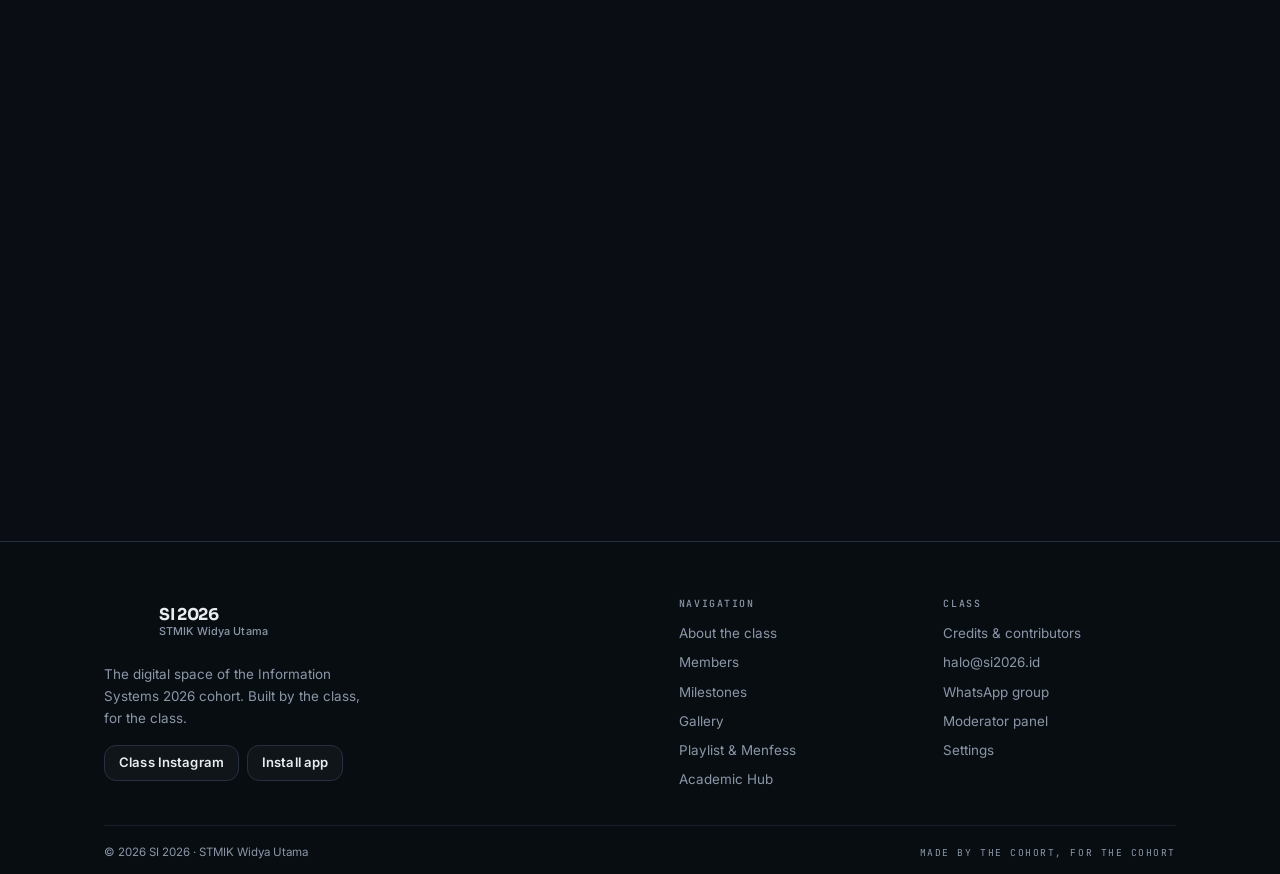
<file: index.html>
<!doctype html>
<html lang="id">
<head>
  <meta charset="utf-8">
  <meta name="viewport" content="width=device-width, initial-scale=1">
  <title>SI 2026 — Hub Digital Sistem Informasi 2026 · STMIK Widya Utama</title>
  <meta name="description" content="Ruang digital angkatan Sistem Informasi 2026 STMIK Widya Utama: profil anggota, milestone, galeri kegiatan, playlist kelas, menfess, dan generator kelompok presentasi.">
  <meta name="theme-color" content="#0A0E14">
  <link rel="canonical" href="https://si2026.vercel.app/">
  <link rel="icon" href="assets/icons/favicon-64.png" type="image/png">
  <link rel="apple-touch-icon" href="assets/icons/apple-touch-icon.png">
  <link rel="manifest" href="manifest.webmanifest">

  <meta property="og:type" content="website">
  <meta property="og:site_name" content="SI 2026">
  <meta property="og:title" content="SI 2026 — Satu angkatan, satu ruang untuk bertumbuh">
  <meta property="og:description" content="Hub digital Sistem Informasi 2026 STMIK Widya Utama. Kenalan dengan kelas, lihat perjalanan angkatan, dan pakai alat akademiknya.">
  <meta property="og:image" content="https://si2026.vercel.app/assets/og.png">
  <meta property="og:image:width" content="1200">
  <meta property="og:image:height" content="630">
  <meta property="og:image:alt" content="Kartu sampul SI 2026 dengan emblem kelas">
  <meta property="og:url" content="https://si2026.vercel.app/">
  <meta property="og:locale" content="id_ID">
  <meta name="twitter:card" content="summary_large_image">
  <meta name="twitter:title" content="SI 2026 — Sistem Informasi 2026, STMIK Widya Utama">
  <meta name="twitter:description" content="Hub digital angkatan: anggota, milestone, galeri, playlist, menfess, dan generator kelompok.">
  <meta name="twitter:image" content="https://si2026.vercel.app/assets/og.png">

  <link rel="preconnect" href="https://fonts.googleapis.com">
  <link rel="preconnect" href="https://fonts.gstatic.com" crossorigin>
  <link href="https://fonts.googleapis.com/css2?family=Inter:wght@400;500;600&family=JetBrains+Mono:wght@400;500&family=Sora:wght@400;500;600;700&display=swap" rel="stylesheet">
  <link rel="stylesheet" href="css/style.css?v=1.4.0">
  <script>
    /* Tema dibaca sebelum render pertama: tanpa flash tema salah. */
    (function () {
      var root = document.documentElement;
      var theme = "dark";
      var lang = "id";
      root.classList.add("js");
      try { theme = localStorage.getItem("si:theme") === "light" ? "light" : "dark"; } catch (e) {}
      root.setAttribute("data-theme", theme);
      try { if (localStorage.getItem("si:contrast") === "high") root.setAttribute("data-contrast", "high"); } catch (e) {}
      try {
        var savedLang = localStorage.getItem("si:lang");
        if (savedLang === "id" || savedLang === "en") lang = savedLang;
        else lang = (navigator.language || navigator.userLanguage || "id").toLowerCase().indexOf("en") === 0 ? "en" : "id";
      } catch (e) {}
      root.setAttribute("lang", lang);
      root.setAttribute("data-lang", lang);
      if (lang === "en") root.classList.add("i18n-pending");
      setTimeout(function () { root.classList.remove("i18n-pending"); }, 1200);
    })();
  </script>
  <script>
    /* Welcome screen: sekali per sesi browser; kalau JS mati, jangan pernah tampil. */
    (function () {
      var root = document.documentElement;
      var seen = false;
      var reduce = false;
      try { seen = sessionStorage.getItem("si:splash-seen") === "1"; } catch (e) { seen = true; }
      try { reduce = window.matchMedia("(prefers-reduced-motion: reduce)").matches; } catch (e) {}
      if (seen || reduce) {
        /* Reduced motion: lewati seluruh sequence, cukup fade 200ms. */
        if (reduce && !seen) {
          root.classList.add("splash-reduced");
          try { sessionStorage.setItem("si:splash-seen", "1"); } catch (e) {}
        }
        root.classList.add("splash-off");
        return;
      }
      root.classList.add("splash-pending");
      /* Jaring pengaman kalau splash.js gagal dimuat. */
      setTimeout(function () {
        root.classList.remove("splash-pending");
        root.classList.add("splash-off");
      }, 6000);
    })();
  </script>
  <script type="application/ld+json">
  {
    "@context": "https://schema.org",
    "@type": "Organization",
    "name": "Sistem Informasi 2026 — STMIK Widya Utama",
    "alternateName": "SI 2026",
    "url": "https://si2026.vercel.app/",
    "logo": "https://si2026.vercel.app/assets/icons/icon-512.png",
    "description": "Hub digital angkatan Sistem Informasi 2026 STMIK Widya Utama.",
    "sameAs": ["https://instagram.com/si2026.wu"]
  }
  </script>
</head>
<body>
  <div id="splash-root"></div>

  <a class="skip-link" href="#main">Lewati ke konten</a>
  <div class="aurora" aria-hidden="true"></div>
  <div class="noise" aria-hidden="true"></div>

  <header class="site-header">
    <div class="container">
      <nav class="nav" aria-label="Navigasi utama">
        <a class="brand" href="index.html" aria-label="SI 2026 — beranda">
          <img class="brand__mark" src="assets/logo-kelas-sm.png" alt="" width="38" height="38">
          <span class="brand__text">
            <span class="brand__name">SI 2026</span>
            <span class="brand__sub">STMIK Widya Utama</span>
          </span>
        </a>
        <div class="nav__links">
          <a class="nav__link" href="index.html" aria-current="page">Beranda</a>
          <a class="nav__link" href="tentang.html">Tentang</a>
          <a class="nav__link" href="anggota.html">Anggota</a>
          <a class="nav__link" href="milestone.html">Milestone</a>
          <a class="nav__link" href="galeri.html">Galeri</a>
          <a class="nav__link" href="playlist.html">Playlist</a>
          <a class="nav__link" href="akademik.html">Akademik</a>
        </div>
        <div class="nav__actions">
          <div class="lang-switch" data-lang-switch role="group" aria-label="Bahasa">
            <button class="lang-switch__btn" type="button" data-lang-option="id" aria-pressed="true" title="Bahasa Indonesia"><span aria-hidden="true">🇮🇩</span><span class="lang-switch__code">ID</span></button>
            <button class="lang-switch__btn" type="button" data-lang-option="en" aria-pressed="false" title="English"><span aria-hidden="true">🇬🇧</span><span class="lang-switch__code">EN</span></button>
          </div>
          <button class="icon-btn" type="button" data-theme-toggle aria-label="Ganti tema" title="Ganti tema">
            <svg class="theme-icon theme-icon--moon" viewBox="0 0 24 24" fill="none" stroke="currentColor" stroke-width="1.8" stroke-linecap="round" aria-hidden="true"><path d="M20 14.5A8.5 8.5 0 0 1 9.5 4a8.5 8.5 0 1 0 10.5 10.5Z"/></svg>
            <svg class="theme-icon theme-icon--sun" viewBox="0 0 24 24" fill="none" stroke="currentColor" stroke-width="1.8" stroke-linecap="round" aria-hidden="true"><circle cx="12" cy="12" r="4"/><path d="M12 2v2M12 20v2M4.9 4.9l1.4 1.4M17.7 17.7l1.4 1.4M2 12h2M20 12h2M4.9 19.1l1.4-1.4M17.7 6.3l1.4-1.4"/></svg>
          </button>
          <button class="icon-btn" type="button" data-contrast-toggle aria-pressed="false" aria-label="Aktifkan kontras tinggi" title="Kontras tinggi">
            <svg viewBox="0 0 24 24" fill="none" stroke="currentColor" stroke-width="1.8" aria-hidden="true"><circle cx="12" cy="12" r="9"/><path d="M12 3a9 9 0 0 1 0 18Z" fill="currentColor" stroke="none"/></svg>
          </button>
          <a class="btn btn--primary btn--sm nav__cta" href="akademik.html"><span data-icon="shuffle" aria-hidden="true"></span>Acak kelompok</a>
          <button class="icon-btn nav__toggle" type="button" aria-expanded="false" aria-controls="nav-sheet" aria-label="Buka menu">
            <svg class="when-closed" viewBox="0 0 24 24" fill="none" stroke="currentColor" stroke-width="1.8" stroke-linecap="round" aria-hidden="true"><path d="M4 7h16M4 12h16M4 17h16"/></svg>
            <svg class="when-open" viewBox="0 0 24 24" fill="none" stroke="currentColor" stroke-width="1.8" stroke-linecap="round" aria-hidden="true"><path d="M6 6l12 12M18 6 6 18"/></svg>
          </button>
        </div>
        <div class="nav__sheet" id="nav-sheet">
          <a class="nav__link" href="index.html" aria-current="page"><span>Beranda</span> <span aria-hidden="true">01</span></a>
          <a class="nav__link" href="tentang.html"><span>Tentang kelas</span> <span aria-hidden="true">02</span></a>
          <a class="nav__link" href="anggota.html"><span>Anggota</span> <span aria-hidden="true">03</span></a>
          <a class="nav__link" href="milestone.html"><span>Milestone</span> <span aria-hidden="true">04</span></a>
          <a class="nav__link" href="galeri.html"><span>Galeri</span> <span aria-hidden="true">05</span></a>
          <a class="nav__link" href="playlist.html"><span>Playlist &amp; Menfess</span> <span aria-hidden="true">06</span></a>
          <a class="nav__link" href="akademik.html"><span>Academic Hub</span> <span aria-hidden="true">07</span></a>
          <a class="nav__link" href="kredit.html"><span>Kredit</span> <span aria-hidden="true">08</span></a>
          <a class="nav__link" href="pengaturan.html"><span>Pengaturan</span> <span aria-hidden="true">09</span></a>
        </div>
      </nav>
    </div>
  </header>

  <main id="main">
    <!-- HERO -->
    <section class="hero">
      <div class="hero__depth" aria-hidden="true">
        <span class="hero__orb hero__orb--cyan" data-depth="0.16"></span>
        <span class="hero__orb hero__orb--gold" data-depth="0.34"></span>
        <span class="hero__orb hero__orb--orange" data-depth="0.52"></span>
      </div>
      <div class="container hero__grid">
        <div class="hero__copy">
          <p class="eyebrow" data-reveal>Sistem Informasi 2026 · STMIK Widya Utama</p>
          <h1 class="hero__title" data-reveal style="--i:1" data-i18n-html="home.hero.title">
            Satu angkatan,<br>
            <em class="accent-text">satu ruang</em><br>
            untuk bertumbuh.
          </h1>
          <p class="hero__lead" data-reveal style="--i:2" data-i18n="home.hero.lead">
            Hub digital kelas Sistem Informasi 2026. Tempat profil teman sekelas,
            jejak perjalanan angkatan, foto kegiatan, playlist kelas, dan alat bantu
            akademik berkumpul dalam satu ruang yang rapi.
          </p>
          <div class="hero__actions" data-reveal style="--i:3">
            <a class="btn btn--primary" href="anggota.html">
              Kenalan dengan kelas <span data-icon="arrow" aria-hidden="true"></span>
            </a>
            <a class="btn btn--ghost" href="milestone.html">Lihat perjalanan</a>
            <button class="icon-btn" type="button" data-share aria-label="Bagikan website kelas" title="Bagikan">
              <span data-icon="share" aria-hidden="true"></span>
            </button>
          </div>
          <div class="hero__meta" data-reveal style="--i:4">
            <span><span data-icon="pin" aria-hidden="true"></span> STMIK Widya Utama</span>
            <span><span data-icon="users" aria-hidden="true"></span> 157 anggota aktif</span>
            <span><span data-icon="calendar" aria-hidden="true"></span> Angkatan 2026</span>
          </div>
        </div>

        <div class="hero__visual" data-reveal="right" style="--i:2">
          <div class="emblem-card" data-tilt data-tilt-max="7">
            <img class="emblem-card__img" src="assets/logo-kelas.png" alt="Logo kelas Sistem Informasi 2026" width="360" height="360">
            <div class="emblem-card__cap">
              <span class="mono">Est. 2026</span>
              <span class="badge badge--cyan">PWA ready</span>
            </div>
          </div>

          <div class="countdown" data-countdown>
            <div class="countdown__top">
              <span class="countdown__label">Menuju</span>
              <span class="countdown__label" data-countdown-date>—</span>
            </div>
            <p class="countdown__title" data-countdown-title style="font-family:var(--font-display);font-size:.95rem;margin-top:6px;">Agenda terdekat</p>
            <div class="countdown__grid" role="timer" aria-live="off">
              <div class="countdown__cell"><span class="countdown__num" data-cd-d>00</span><span class="countdown__unit">Hari</span></div>
              <div class="countdown__cell"><span class="countdown__num" data-cd-h>00</span><span class="countdown__unit">Jam</span></div>
              <div class="countdown__cell"><span class="countdown__num" data-cd-m>00</span><span class="countdown__unit">Menit</span></div>
              <div class="countdown__cell"><span class="countdown__num" data-cd-s>00</span><span class="countdown__unit">Detik</span></div>
            </div>
          </div>
        </div>
      </div>
    </section>

    <!-- QUICK NAV -->
    <section class="section section--tight" aria-labelledby="jelajahi-title">
      <div class="container">
        <div class="section__head" data-reveal>
          <p class="eyebrow">Mulai dari sini</p>
          <h2 class="section__title" id="jelajahi-title">Jelajahi ruang kelas</h2>
        </div>
        <div class="quicknav" data-reveal-group>
          <a class="quicknav__card" href="anggota.html" data-reveal>
            <span class="quicknav__num">01 / ANGGOTA</span>
            <span class="quicknav__title">Siapa yang ada di kelas</span>
            <span class="quicknav__desc">20 kartu anggota dengan foto dan QR Instagram.</span>
            <span class="quicknav__arrow" data-icon="arrow" aria-hidden="true"></span>
          </a>
          <a class="quicknav__card" href="milestone.html" data-reveal>
            <span class="quicknav__num">02 / MILESTONE</span>
            <span class="quicknav__title">Perjalanan angkatan</span>
            <span class="quicknav__desc">Dari hari pertama sampai target semester depan.</span>
            <span class="quicknav__arrow" data-icon="arrow" aria-hidden="true"></span>
          </a>
          <a class="quicknav__card" href="galeri.html" data-reveal>
            <span class="quicknav__num">03 / GALERI</span>
            <span class="quicknav__title">Foto kegiatan</span>
            <span class="quicknav__desc">Fotbar, makrab, belajar bareng — dimuat bertahap.</span>
            <span class="quicknav__arrow" data-icon="arrow" aria-hidden="true"></span>
          </a>
          <a class="quicknav__card" href="playlist.html" data-reveal>
            <span class="quicknav__num">04 / PLAYLIST</span>
            <span class="quicknav__title">Lagu kelas &amp; menfess</span>
            <span class="quicknav__desc">Playlist Spotify plus papan pesan anonim yang dimoderasi.</span>
            <span class="quicknav__arrow" data-icon="arrow" aria-hidden="true"></span>
          </a>
          <a class="quicknav__card" href="akademik.html" data-reveal>
            <span class="quicknav__num">05 / AKADEMIK</span>
            <span class="quicknav__title">Acak kelompok presentasi</span>
            <span class="quicknav__desc">Bagi kelompok secara adil, lalu salin ke WhatsApp.</span>
            <span class="quicknav__arrow" data-icon="arrow" aria-hidden="true"></span>
          </a>
          <a class="quicknav__card" href="tentang.html" data-reveal>
            <span class="quicknav__num">06 / TENTANG</span>
            <span class="quicknav__title">Profil anggota</span>
            <span class="quicknav__desc">Dosen wali, wajah kelas, dan vCard untuk ACC.</span>
            <span class="quicknav__arrow" data-icon="arrow" aria-hidden="true"></span>
          </a>
        </div>
      </div>
    </section>

    <!-- STATS -->
    <section class="section section--tight" aria-labelledby="sekilas-title">
      <div class="container">
        <div class="section__head section__head--split" data-reveal>
          <div>
            <p class="eyebrow">Sekilas angkatan</p>
            <h2 class="section__title" id="sekilas-title">Kelas kecil, cerita panjang.</h2>
          </div>
          <p class="section__desc">
            Satu angkatan yang tumbuh bersama sejak PKKMB 2026 — dari kelas pagi,
            begadang tugas, sampai proyek kelas pertama.
          </p>
        </div>
        <div class="stat-row" id="stat-row" data-reveal-group></div>
      </div>
    </section>

    <!-- FEATURED MEMBERS -->
    <section class="section" aria-labelledby="wajah-title">
      <div class="container">
        <div class="section__head section__head--split" data-reveal>
          <div>
            <p class="eyebrow">Wajah kelas</p>
            <h2 class="section__title" id="wajah-title">Kenalan dulu dengan teman sekelas.</h2>
          </div>
          <p class="section__desc">Empat wajah pertama dari 157 anggota SI 2026. Klik kartu untuk profil dan QR Instagram.</p>
        </div>
        <div class="member-strip" id="home-members" data-reveal-group></div>
        <div style="margin-top:26px;display:flex;flex-wrap:wrap;gap:10px;" data-reveal>
          <a class="btn btn--ghost" href="anggota.html">Lihat semua 157 anggota <span data-icon="arrow" aria-hidden="true"></span></a>
        </div>
      </div>
    </section>

    <!-- TIMELINE PREVIEW -->
    <section class="section" aria-labelledby="timeline-title">
      <div class="container">
        <div class="section__head section__head--split" data-reveal>
          <div>
            <p class="eyebrow">Jejak langkah</p>
            <h2 class="section__title" id="timeline-title">Perjalanan yang sudah kita lewati.</h2>
          </div>
          <p class="section__desc">Geser ke samping untuk melihat linimasa lengkap.</p>
        </div>
        <div class="timeline" data-reveal>
          <div class="timeline__rail" id="home-timeline"></div>
        </div>
        <div style="margin-top:22px;display:flex;flex-wrap:wrap;gap:10px;" data-reveal>
          <a class="btn btn--ghost" href="milestone.html">Buka semua milestone <span data-icon="arrow" aria-hidden="true"></span></a>
        </div>
      </div>
    </section>

    <!-- CTA -->
    <section class="section section--tight" aria-labelledby="cta-title">
      <div class="container">
        <div class="cta-band" data-reveal>
          <div>
            <span class="badge badge--gold">Untuk dosen &amp; teman</span>
            <h2 class="cta-band__title" id="cta-title">Bagikan link ini, ACC-nya jadi rapi.</h2>
            <p class="cta-band__desc">
              Link menampilkan preview Open Graph yang jelas di WhatsApp — lengkap dengan
              logo kelas. Pasang juga sebagai aplikasi supaya akses anggota lebih cepat.
            </p>
          </div>
          <div class="cta-band__actions">
            <button class="btn btn--primary" type="button" data-share>
              <span data-icon="share" aria-hidden="true"></span> Bagikan link
            </button>
            <button class="btn btn--ghost" type="button" data-install>
              <span data-icon="download" aria-hidden="true"></span> Pasang aplikasi
            </button>
          </div>
        </div>
      </div>
    </section>
  </main>

  <footer class="site-footer">
    <div class="container">
      <div class="footer__grid">
        <div class="footer__brand">
          <a class="brand" href="index.html" aria-label="SI 2026 — beranda">
            <img class="brand__mark" src="assets/logo-kelas-sm.png" alt="" width="38" height="38">
            <span class="brand__text">
              <span class="brand__name">SI 2026</span>
              <span class="brand__sub">STMIK Widya Utama</span>
            </span>
          </a>
          <p>Ruang digital angkatan Sistem Informasi 2026. Dibangun oleh kelas, untuk kelas.</p>
          <div style="display:flex;flex-wrap:wrap;gap:8px;margin-top:16px;">
            <a class="btn btn--ghost btn--sm" href="https://instagram.com/si2026.wu" target="_blank" rel="noopener">Instagram kelas</a>
            <button class="btn btn--ghost btn--sm" type="button" data-install hidden>Pasang aplikasi</button>
          </div>
        </div>
        <div class="footer__col">
          <h4>Navigasi</h4>
          <div class="footer__links">
            <a href="tentang.html">Tentang kelas</a>
            <a href="anggota.html">Anggota</a>
            <a href="milestone.html">Milestone</a>
            <a href="galeri.html">Galeri</a>
            <a href="playlist.html">Playlist &amp; Menfess</a>
            <a href="akademik.html">Academic Hub</a>
          </div>
        </div>
        <div class="footer__col">
          <h4>Kelas</h4>
          <div class="footer__links">
            <a href="kredit.html">Kredit &amp; kontributor</a>
            <a href="mailto:halo@si2026.id">halo@si2026.id</a>
            <a href="https://chat.whatsapp.com/XXXXXXXXXXXXXX" target="_blank" rel="noopener">Grup WhatsApp</a>
            <a href="admin.html" rel="nofollow">Panel moderator</a>
            <a href="pengaturan.html">Pengaturan</a>
          </div>
        </div>
      </div>
      <div class="footer__bottom">
        <span>© <span data-year>2026</span> SI 2026 · STMIK Widya Utama</span>
        <span class="mono">Dibuat oleh angkatan, untuk angkatan</span>
      </div>
    </div>
  </footer>

  <script src="js/vendor/react.production.min.js"></script>
  <script src="js/vendor/react-dom.production.min.js"></script>
  <script src="js/vendor/framer-motion.js"></script>
  <script src="js/i18n/id.js"></script>
  <script src="js/i18n/en.js"></script>
  <script src="js/i18n/i18n.js"></script>
  <script src="js/splash.js"></script>
  <script src="js/data.js"></script>
  <script src="js/app.js"></script>
  <script src="js/theme.js"></script>
  <script src="js/reveal.js"></script>
  <script src="js/router.js"></script>
  <script src="js/nav.js"></script>
  <script src="js/home.js"></script>
</body>
</html>
</file>
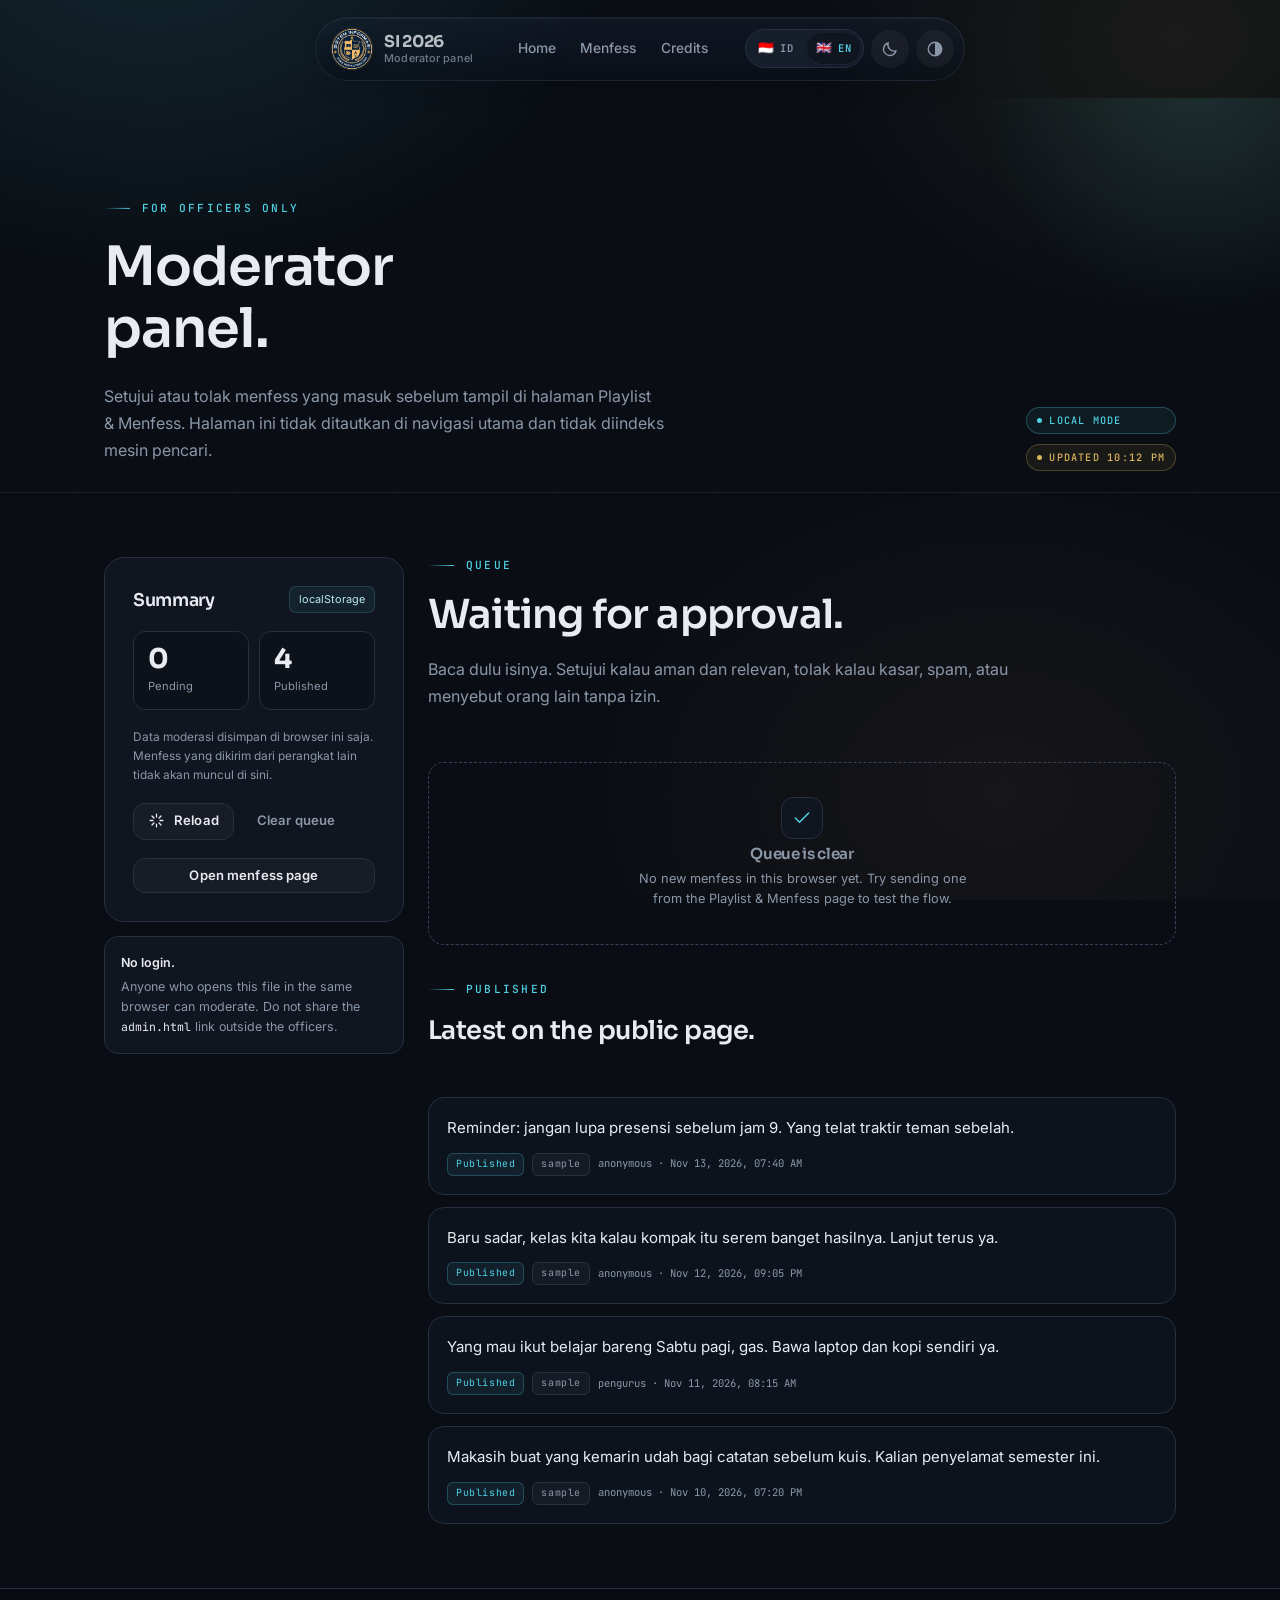
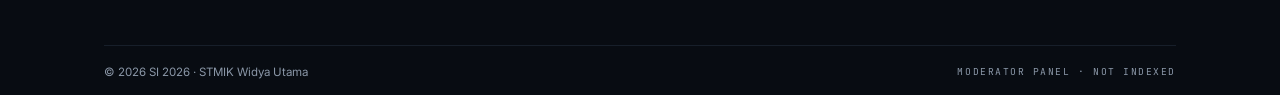
<file: admin.html>
<!doctype html>
<html lang="id">
<head>
  <meta charset="utf-8">
  <meta name="viewport" content="width=device-width, initial-scale=1">
  <title>Panel Moderator — SI 2026</title>
  <meta name="description" content="Panel moderasi menfess kelas SI 2026. Halaman lokal, tidak diindeks mesin pencari.">
  <meta name="robots" content="noindex, nofollow">
  <meta name="theme-color" content="#0A0E14">
  <link rel="icon" href="assets/icons/favicon-64.png" type="image/png">
  <link rel="apple-touch-icon" href="assets/icons/apple-touch-icon.png">
  <link rel="manifest" href="manifest.webmanifest">
  <link rel="preconnect" href="https://fonts.googleapis.com">
  <link rel="preconnect" href="https://fonts.gstatic.com" crossorigin>
  <link href="https://fonts.googleapis.com/css2?family=Inter:wght@400;500;600&family=JetBrains+Mono:wght@400;500&family=Sora:wght@400;500;600;700&display=swap" rel="stylesheet">
  <link rel="stylesheet" href="css/style.css?v=1.4.0">
  <script>
    /* Tema dibaca sebelum render pertama: tanpa flash tema salah. */
    (function () {
      var root = document.documentElement;
      var theme = "dark";
      var lang = "id";
      root.classList.add("js");
      try { theme = localStorage.getItem("si:theme") === "light" ? "light" : "dark"; } catch (e) {}
      root.setAttribute("data-theme", theme);
      try { if (localStorage.getItem("si:contrast") === "high") root.setAttribute("data-contrast", "high"); } catch (e) {}
      try {
        var savedLang = localStorage.getItem("si:lang");
        if (savedLang === "id" || savedLang === "en") lang = savedLang;
        else lang = (navigator.language || navigator.userLanguage || "id").toLowerCase().indexOf("en") === 0 ? "en" : "id";
      } catch (e) {}
      root.setAttribute("lang", lang);
      root.setAttribute("data-lang", lang);
      if (lang === "en") root.classList.add("i18n-pending");
      setTimeout(function () { root.classList.remove("i18n-pending"); }, 1200);
    })();
  </script>
</head>
<body class="admin-page">
  <a class="skip-link" href="#main">Lewati ke konten</a>
  <div class="aurora" aria-hidden="true"></div>
  <div class="noise" aria-hidden="true"></div>

  <header class="site-header">
    <div class="container">
      <nav class="nav" aria-label="Navigasi utama">
        <a class="brand" href="index.html" aria-label="SI 2026 — beranda">
          <img class="brand__mark" src="assets/logo-kelas-sm.png" alt="" width="38" height="38">
          <span class="brand__text"><span class="brand__name">SI 2026</span><span class="brand__sub">Panel moderator</span></span>
        </a>
        <div class="nav__links">
          <a class="nav__link" href="index.html">Beranda</a>
          <a class="nav__link" href="playlist.html#menfess">Menfess</a>
          <a class="nav__link" href="kredit.html">Kredit</a>
        </div>
        <div class="nav__actions">
          <div class="lang-switch" data-lang-switch role="group" aria-label="Bahasa">
            <button class="lang-switch__btn" type="button" data-lang-option="id" aria-pressed="true" title="Bahasa Indonesia"><span aria-hidden="true">🇮🇩</span><span class="lang-switch__code">ID</span></button>
            <button class="lang-switch__btn" type="button" data-lang-option="en" aria-pressed="false" title="English"><span aria-hidden="true">🇬🇧</span><span class="lang-switch__code">EN</span></button>
          </div>
          <button class="icon-btn" type="button" data-theme-toggle aria-label="Ganti tema" title="Ganti tema">
            <svg class="theme-icon theme-icon--moon" viewBox="0 0 24 24" fill="none" stroke="currentColor" stroke-width="1.8" stroke-linecap="round" aria-hidden="true"><path d="M20 14.5A8.5 8.5 0 0 1 9.5 4a8.5 8.5 0 1 0 10.5 10.5Z"/></svg>
            <svg class="theme-icon theme-icon--sun" viewBox="0 0 24 24" fill="none" stroke="currentColor" stroke-width="1.8" stroke-linecap="round" aria-hidden="true"><circle cx="12" cy="12" r="4"/><path d="M12 2v2M12 20v2M4.9 4.9l1.4 1.4M17.7 17.7l1.4 1.4M2 12h2M20 12h2M4.9 19.1l1.4-1.4M17.7 6.3l1.4-1.4"/></svg>
          </button>
          <button class="icon-btn" type="button" data-contrast-toggle aria-pressed="false" aria-label="Aktifkan kontras tinggi" title="Kontras tinggi">
            <svg viewBox="0 0 24 24" fill="none" stroke="currentColor" stroke-width="1.8" aria-hidden="true"><circle cx="12" cy="12" r="9"/><path d="M12 3a9 9 0 0 1 0 18Z" fill="currentColor" stroke="none"/></svg>
          </button>
          <a class="btn btn--ghost btn--sm nav__cta" href="playlist.html#menfess"><span data-icon="arrow" aria-hidden="true"></span>Lihat menfess</a>
          <button class="icon-btn nav__toggle" type="button" aria-expanded="false" aria-controls="nav-sheet" aria-label="Buka menu">
            <svg class="when-closed" viewBox="0 0 24 24" fill="none" stroke="currentColor" stroke-width="1.8" stroke-linecap="round" aria-hidden="true"><path d="M4 7h16M4 12h16M4 17h16"/></svg>
            <svg class="when-open" viewBox="0 0 24 24" fill="none" stroke="currentColor" stroke-width="1.8" stroke-linecap="round" aria-hidden="true"><path d="M6 6l12 12M18 6 6 18"/></svg>
          </button>
        </div>
        <div class="nav__sheet" id="nav-sheet">
          <a class="nav__link" href="index.html"><span>Beranda</span> <span aria-hidden="true">01</span></a>
          <a class="nav__link" href="playlist.html#menfess"><span>Playlist &amp; Menfess</span> <span aria-hidden="true">06</span></a>
          <a class="nav__link" href="kredit.html"><span>Kredit</span> <span aria-hidden="true">08</span></a>
          <a class="nav__link" href="pengaturan.html"><span>Pengaturan</span> <span aria-hidden="true">09</span></a>
        </div>
      </nav>
    </div>
  </header>

  <main id="main">
    <section class="page-hero" style="padding-bottom:clamp(24px,4vw,36px);">
      <div class="container page-hero__grid">
        <div>
          <p class="eyebrow" data-reveal>Khusus pengurus</p>
          <h1 class="page-hero__title" data-reveal style="--i:1" data-i18n-html="page.admin.titleHtml">Panel<br>moderator.</h1>
          <p class="page-hero__desc" data-reveal style="--i:2">
            Setujui atau tolak menfess yang masuk sebelum tampil di halaman Playlist &amp; Menfess.
            Halaman ini tidak ditautkan di navigasi utama dan tidak diindeks mesin pencari.
          </p>
        </div>
        <div class="page-hero__meta" data-reveal="right" style="--i:2">
          <span class="badge badge--cyan" id="admin-mode-badge">Mode lokal</span>
          <span class="badge badge--gold" id="admin-updated">—</span>
        </div>
      </div>
    </section>

    <section class="section section--tight" aria-labelledby="admin-title">
      <div class="container">
        <div class="admin-shell">
          <aside class="admin-side" aria-label="Ringkasan moderasi">
            <div class="hub-panel">
              <div class="hub-panel__head">
                <h2>Ringkasan</h2>
                <span class="chip" id="admin-remote-chip">localStorage</span>
              </div>
              <div class="admin-stats">
                <div class="admin-stat">
                  <span class="admin-stat__num" id="pending-count">0</span>
                  <span class="admin-stat__label">Menunggu</span>
                </div>
                <div class="admin-stat">
                  <span class="admin-stat__num" id="approved-count">0</span>
                  <span class="admin-stat__label">Terbit</span>
                </div>
              </div>
              <p class="hub-note" id="admin-mode-note">
                Data moderasi disimpan di browser ini saja. Menfess yang dikirim dari
                perangkat lain tidak akan muncul di sini.
              </p>
              <div class="toolbar">
                <button class="btn btn--ghost btn--sm" type="button" id="admin-refresh">
                  <span data-icon="spark" aria-hidden="true"></span> Muat ulang
                </button>
                <button class="btn btn--quiet btn--sm" type="button" id="admin-clear">Kosongkan antrean</button>
              </div>
              <a class="btn btn--ghost btn--sm btn--block" href="playlist.html#menfess">Buka halaman menfess</a>
            </div>

            <div class="admin-warn" id="admin-remote-warning" hidden data-i18n-html="admin.remoteWarn">
              <strong>Mode Supabase aktif.</strong>
              <p>
                Antrean pending tidak bisa dimoderasi dari halaman statis ini. Buka
                <em>Table Editor → menfess</em> di dashboard Supabase, lalu ubah kolom
                <code>status</code> menjadi <code>approved</code> atau hapus barisnya.
              </p>
            </div>

            <div class="admin-warn admin-warn--soft" data-i18n-html="admin.localWarn">
              <strong>Tanpa login.</strong>
              <p>
                Siapa pun yang membuka file ini di browser yang sama bisa memoderasi.
                Jangan bagikan tautan <code>admin.html</code> ke luar pengurus.
              </p>
            </div>
          </aside>

          <div class="admin-main">
            <div class="section__head" data-reveal>
              <p class="eyebrow">Antrean</p>
              <h2 class="section__title" id="admin-title">Menunggu persetujuan.</h2>
              <p class="section__desc">
                Baca dulu isinya. Setujui kalau aman dan relevan, tolak kalau kasar,
                spam, atau menyebut orang lain tanpa izin.
              </p>
            </div>

            <div class="admin-list" id="pending-list" aria-live="polite"></div>

            <div class="section__head" style="margin-top:36px;" data-reveal>
              <p class="eyebrow">Sudah terbit</p>
              <h2 class="section__title" style="font-size:clamp(1.25rem,2.4vw,1.6rem);">Terbaru di halaman publik.</h2>
            </div>
            <div class="admin-list" id="approved-list" aria-live="polite"></div>
          </div>
        </div>
      </div>
    </section>
  </main>

  <footer class="site-footer">
    <div class="container">
      <div class="footer__bottom">
        <span>© <span data-year>2026</span> SI 2026 · STMIK Widya Utama</span>
        <span class="mono">Panel moderator · tidak diindeks</span>
      </div>
    </div>
  </footer>

  <script src="js/data.js"></script>
  <script src="js/config.js"></script>
  <script src="js/menfess-store.js"></script>
  <script src="js/i18n/id.js"></script>
  <script src="js/i18n/en.js"></script>
  <script src="js/i18n/i18n.js"></script>
  <script src="js/app.js"></script>
  <script src="js/theme.js"></script>
  <script src="js/reveal.js"></script>
  <script src="js/router.js"></script>
  <script src="js/admin.js"></script>
  <script src="js/vendor/react.production.min.js"></script>
  <script src="js/vendor/react-dom.production.min.js"></script>
  <script src="js/vendor/framer-motion.js"></script>
  <script src="js/nav.js"></script>
</body>
</html>
</file>
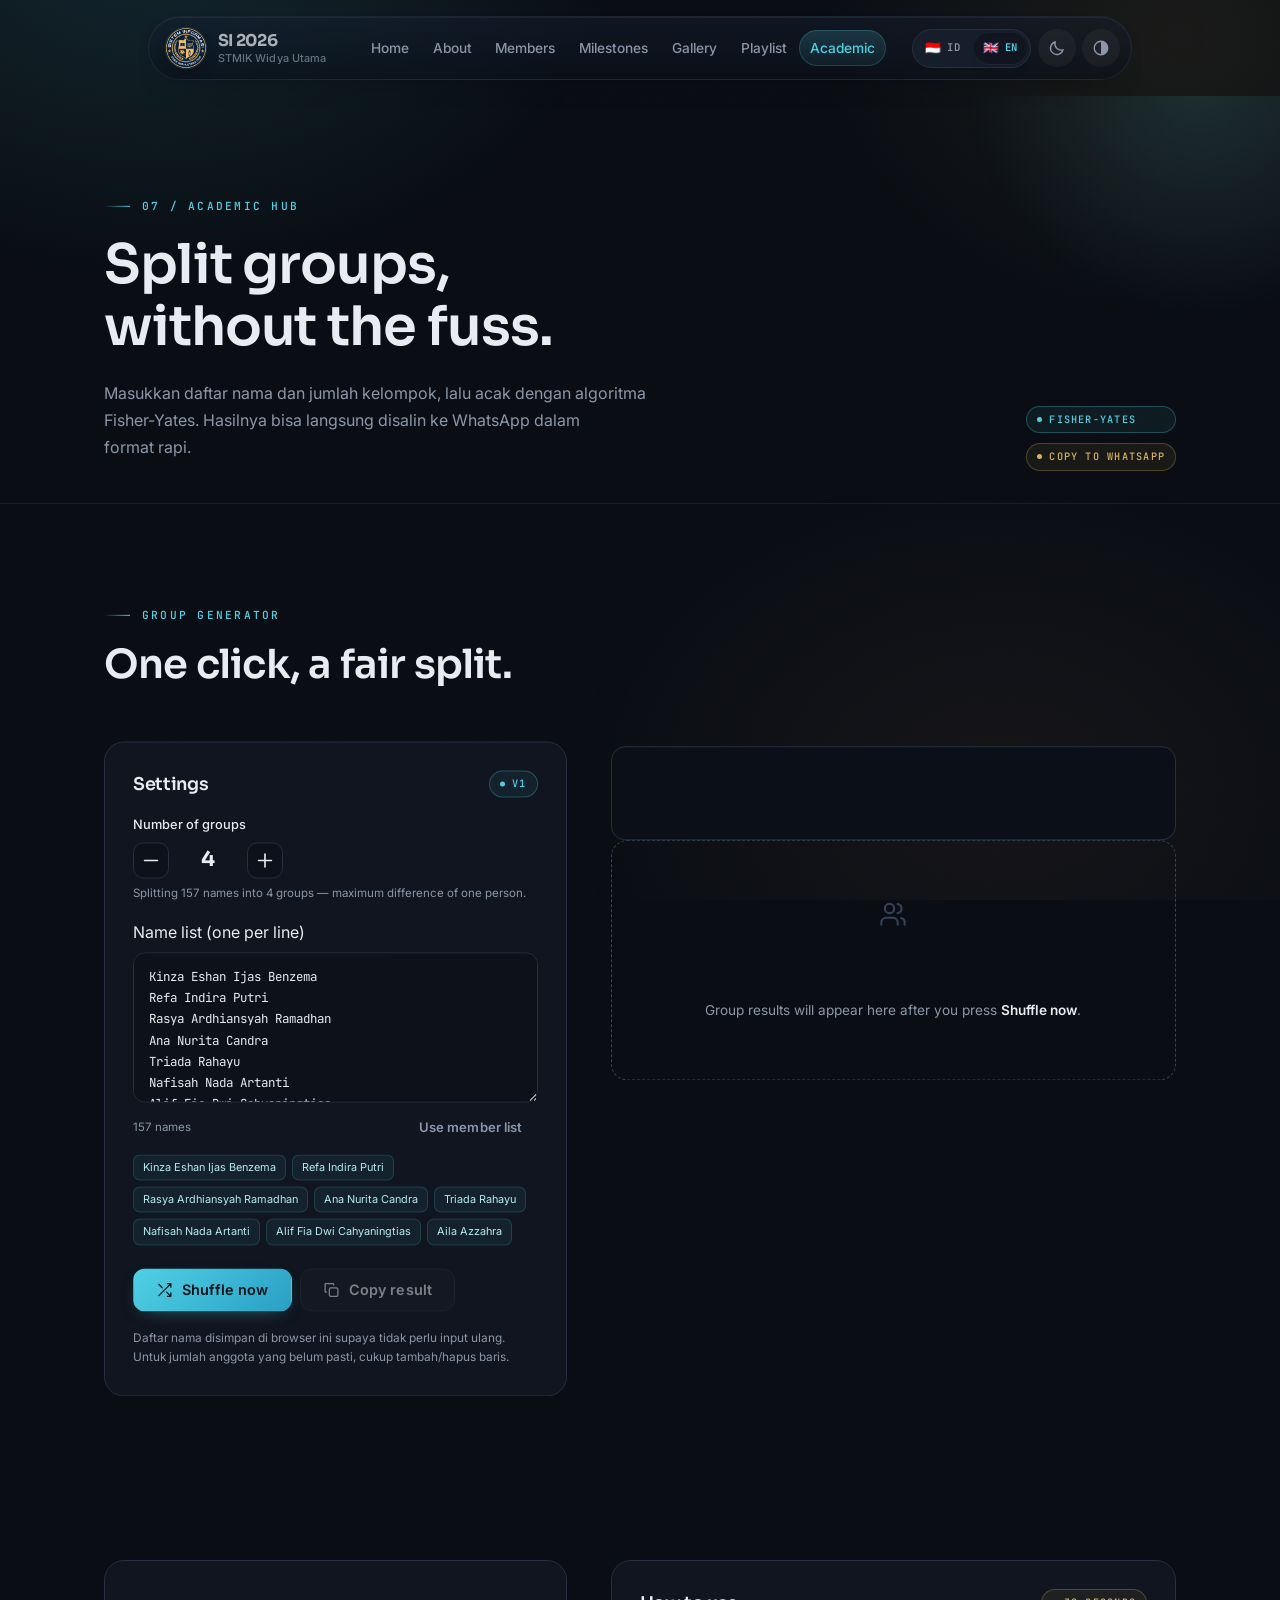
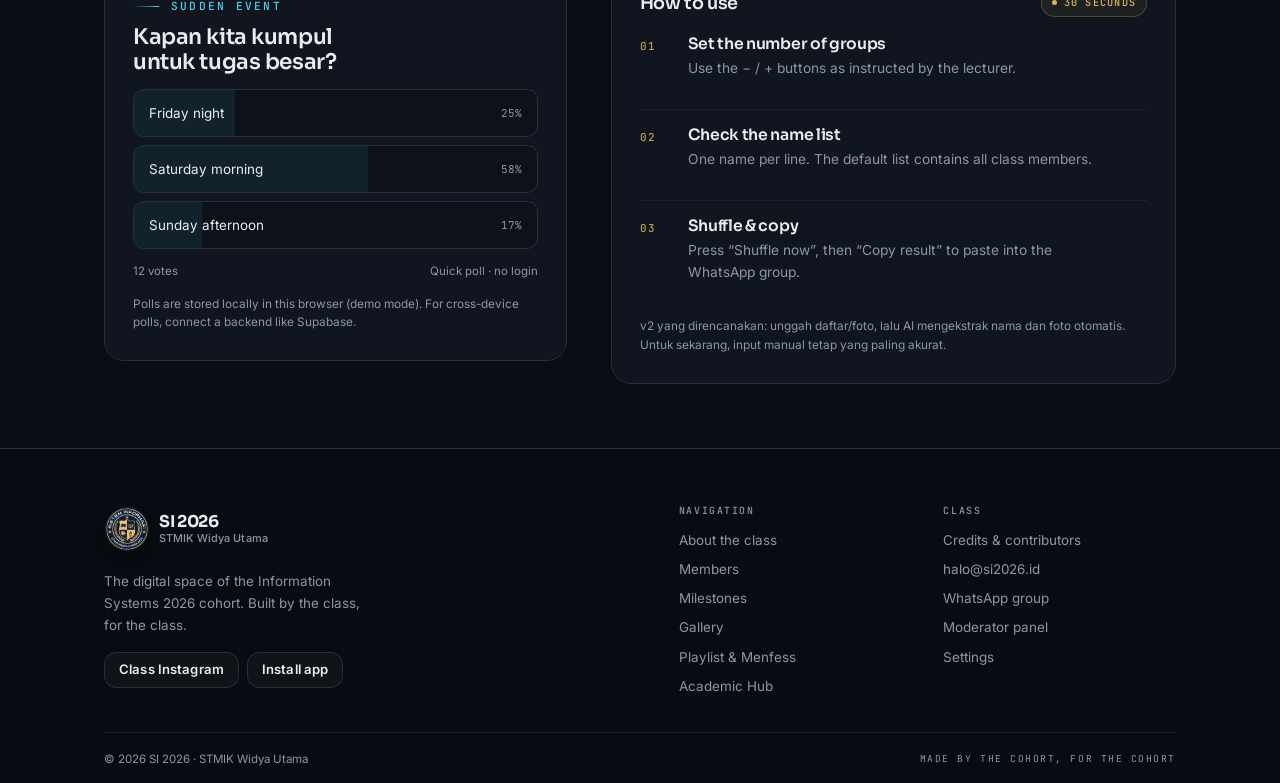
<file: akademik.html>
<!doctype html>
<html lang="id">
<head>
  <meta charset="utf-8">
  <meta name="viewport" content="width=device-width, initial-scale=1">
  <title>Academic Hub — SI 2026 · STMIK Widya Utama</title>
  <meta name="description" content="Acak kelompok presentasi secara adil dengan Fisher-Yates, salin hasilnya ke WhatsApp, dan ikut polling cepat acara kelas SI 2026.">
  <meta name="theme-color" content="#0A0E14">
  <link rel="canonical" href="https://si2026.vercel.app/akademik.html">
  <link rel="icon" href="assets/icons/favicon-64.png" type="image/png">
  <link rel="apple-touch-icon" href="assets/icons/apple-touch-icon.png">
  <link rel="manifest" href="manifest.webmanifest">
  <meta property="og:type" content="website">
  <meta property="og:site_name" content="SI 2026">
  <meta property="og:title" content="Academic Hub SI 2026 — acak kelompok presentasi">
  <meta property="og:description" content="Bagi kelompok presentasi secara acak dan adil, lalu salin format siap tempel ke WhatsApp.">
  <meta property="og:image" content="https://si2026.vercel.app/assets/og.png">
  <meta property="og:image:width" content="1200">
  <meta property="og:image:height" content="630">
  <meta property="og:url" content="https://si2026.vercel.app/akademik.html">
  <meta property="og:locale" content="id_ID">
  <meta name="twitter:card" content="summary_large_image">
  <meta name="twitter:image" content="https://si2026.vercel.app/assets/og.png">
  <link rel="preconnect" href="https://fonts.googleapis.com">
  <link rel="preconnect" href="https://fonts.gstatic.com" crossorigin>
  <link href="https://fonts.googleapis.com/css2?family=Inter:wght@400;500;600&family=JetBrains+Mono:wght@400;500&family=Sora:wght@400;500;600;700&display=swap" rel="stylesheet">
  <link rel="stylesheet" href="css/style.css?v=1.4.0">
  <script>
    /* Tema dibaca sebelum render pertama: tanpa flash tema salah. */
    (function () {
      var root = document.documentElement;
      var theme = "dark";
      var lang = "id";
      root.classList.add("js");
      try { theme = localStorage.getItem("si:theme") === "light" ? "light" : "dark"; } catch (e) {}
      root.setAttribute("data-theme", theme);
      try { if (localStorage.getItem("si:contrast") === "high") root.setAttribute("data-contrast", "high"); } catch (e) {}
      try {
        var savedLang = localStorage.getItem("si:lang");
        if (savedLang === "id" || savedLang === "en") lang = savedLang;
        else lang = (navigator.language || navigator.userLanguage || "id").toLowerCase().indexOf("en") === 0 ? "en" : "id";
      } catch (e) {}
      root.setAttribute("lang", lang);
      root.setAttribute("data-lang", lang);
      if (lang === "en") root.classList.add("i18n-pending");
      setTimeout(function () { root.classList.remove("i18n-pending"); }, 1200);
    })();
  </script>
</head>
<body>
  <a class="skip-link" href="#main">Lewati ke konten</a>
  <div class="aurora" aria-hidden="true"></div>
  <div class="noise" aria-hidden="true"></div>

  <header class="site-header">
    <div class="container">
      <nav class="nav" aria-label="Navigasi utama">
        <a class="brand" href="index.html" aria-label="SI 2026 — beranda">
          <img class="brand__mark" src="assets/logo-kelas-sm.png" alt="" width="38" height="38">
          <span class="brand__text"><span class="brand__name">SI 2026</span><span class="brand__sub">STMIK Widya Utama</span></span>
        </a>
        <div class="nav__links">
          <a class="nav__link" href="index.html">Beranda</a>
          <a class="nav__link" href="tentang.html">Tentang</a>
          <a class="nav__link" href="anggota.html">Anggota</a>
          <a class="nav__link" href="milestone.html">Milestone</a>
          <a class="nav__link" href="galeri.html">Galeri</a>
          <a class="nav__link" href="playlist.html">Playlist</a>
          <a class="nav__link" href="akademik.html" aria-current="page">Akademik</a>
        </div>
        <div class="nav__actions">
          <div class="lang-switch" data-lang-switch role="group" aria-label="Bahasa">
            <button class="lang-switch__btn" type="button" data-lang-option="id" aria-pressed="true" title="Bahasa Indonesia"><span aria-hidden="true">🇮🇩</span><span class="lang-switch__code">ID</span></button>
            <button class="lang-switch__btn" type="button" data-lang-option="en" aria-pressed="false" title="English"><span aria-hidden="true">🇬🇧</span><span class="lang-switch__code">EN</span></button>
          </div>
          <button class="icon-btn" type="button" data-theme-toggle aria-label="Ganti tema" title="Ganti tema">
            <svg class="theme-icon theme-icon--moon" viewBox="0 0 24 24" fill="none" stroke="currentColor" stroke-width="1.8" stroke-linecap="round" aria-hidden="true"><path d="M20 14.5A8.5 8.5 0 0 1 9.5 4a8.5 8.5 0 1 0 10.5 10.5Z"/></svg>
            <svg class="theme-icon theme-icon--sun" viewBox="0 0 24 24" fill="none" stroke="currentColor" stroke-width="1.8" stroke-linecap="round" aria-hidden="true"><circle cx="12" cy="12" r="4"/><path d="M12 2v2M12 20v2M4.9 4.9l1.4 1.4M17.7 17.7l1.4 1.4M2 12h2M20 12h2M4.9 19.1l1.4-1.4M17.7 6.3l1.4-1.4"/></svg>
          </button>
          <button class="icon-btn" type="button" data-contrast-toggle aria-pressed="false" aria-label="Aktifkan kontras tinggi" title="Kontras tinggi">
            <svg viewBox="0 0 24 24" fill="none" stroke="currentColor" stroke-width="1.8" aria-hidden="true"><circle cx="12" cy="12" r="9"/><path d="M12 3a9 9 0 0 1 0 18Z" fill="currentColor" stroke="none"/></svg>
          </button>
          <a class="btn btn--primary btn--sm nav__cta" href="akademik.html"><span data-icon="shuffle" aria-hidden="true"></span>Acak kelompok</a>
          <button class="icon-btn nav__toggle" type="button" aria-expanded="false" aria-controls="nav-sheet" aria-label="Buka menu">
            <svg class="when-closed" viewBox="0 0 24 24" fill="none" stroke="currentColor" stroke-width="1.8" stroke-linecap="round" aria-hidden="true"><path d="M4 7h16M4 12h16M4 17h16"/></svg>
            <svg class="when-open" viewBox="0 0 24 24" fill="none" stroke="currentColor" stroke-width="1.8" stroke-linecap="round" aria-hidden="true"><path d="M6 6l12 12M18 6 6 18"/></svg>
          </button>
        </div>
        <div class="nav__sheet" id="nav-sheet">
          <a class="nav__link" href="index.html"><span>Beranda</span> <span aria-hidden="true">01</span></a>
          <a class="nav__link" href="tentang.html"><span>Tentang kelas</span> <span aria-hidden="true">02</span></a>
          <a class="nav__link" href="anggota.html"><span>Anggota</span> <span aria-hidden="true">03</span></a>
          <a class="nav__link" href="milestone.html"><span>Milestone</span> <span aria-hidden="true">04</span></a>
          <a class="nav__link" href="galeri.html"><span>Galeri</span> <span aria-hidden="true">05</span></a>
          <a class="nav__link" href="playlist.html"><span>Playlist &amp; Menfess</span> <span aria-hidden="true">06</span></a>
          <a class="nav__link" href="akademik.html" aria-current="page"><span>Academic Hub</span> <span aria-hidden="true">07</span></a>
          <a class="nav__link" href="kredit.html"><span>Kredit</span> <span aria-hidden="true">08</span></a>
          <a class="nav__link" href="pengaturan.html"><span>Pengaturan</span> <span aria-hidden="true">09</span></a>
        </div>
      </nav>
    </div>
  </header>

  <main id="main">
    <section class="page-hero">
      <div class="container page-hero__grid">
        <div>
          <p class="eyebrow" data-reveal>07 / Academic Hub</p>
          <h1 class="page-hero__title" data-reveal style="--i:1" data-i18n-html="page.akademik.titleHtml">Bagi kelompok,<br>tanpa ribut.</h1>
          <p class="page-hero__desc" data-reveal style="--i:2">
            Masukkan daftar nama dan jumlah kelompok, lalu acak dengan algoritma
            Fisher-Yates. Hasilnya bisa langsung disalin ke WhatsApp dalam format rapi.
          </p>
        </div>
        <div class="page-hero__meta" data-reveal="right" style="--i:2">
          <span class="badge badge--cyan">Fisher-Yates</span>
          <span class="badge badge--gold">Copy to WhatsApp</span>
        </div>
      </div>
    </section>

    <section class="section" aria-labelledby="acak-title">
      <div class="container">
        <div class="section__head" data-reveal>
          <p class="eyebrow">Generator kelompok</p>
          <h2 class="section__title" id="acak-title">Satu klik, pembagian yang adil.</h2>
        </div>

        <div class="academic-grid">
          <div class="hub-panel" data-reveal>
            <div class="hub-panel__head">
              <h2>Pengaturan</h2>
              <span class="badge badge--cyan">v1</span>
            </div>

            <div class="field">
              <label id="group-count-label">Jumlah kelompok</label>
              <div class="stepper" role="group" aria-labelledby="group-count-label">
                <button class="stepper__btn" type="button" id="count-minus" aria-label="Kurangi jumlah kelompok">
                  <svg viewBox="0 0 24 24" fill="none" stroke="currentColor" stroke-width="1.8" stroke-linecap="round" aria-hidden="true"><path d="M5 12h14"/></svg>
                </button>
                <span class="stepper__val" id="group-count" aria-live="polite">4</span>
                <button class="stepper__btn" type="button" id="count-plus" aria-label="Tambah jumlah kelompok">
                  <svg viewBox="0 0 24 24" fill="none" stroke="currentColor" stroke-width="1.8" stroke-linecap="round" aria-hidden="true"><path d="M12 5v14M5 12h14"/></svg>
                </button>
              </div>
              <span class="hint" id="group-hint">Kelompok akan dibagi seimbang, selisih maksimal satu orang.</span>
            </div>

            <div class="names-box">
              <label for="names-input">Daftar nama (satu per baris)</label>
              <textarea class="textarea" id="names-input" spellcheck="false" placeholder="Nama satu&#10;Nama dua&#10;…"></textarea>
              <div class="names-box__meta">
                <span id="names-meta">0 nama</span>
                <button class="btn btn--quiet btn--sm" type="button" id="names-reset">Pakai daftar anggota</button>
              </div>
              <div class="chip-set" id="names-chips" aria-hidden="true"></div>
            </div>

            <div class="toolbar">
              <button class="btn btn--primary" type="button" id="shuffle-btn">
                <span data-icon="shuffle" aria-hidden="true"></span> Acak sekarang
              </button>
              <button class="btn btn--ghost" type="button" id="copy-btn" disabled>
                <span data-icon="copy" aria-hidden="true"></span> Salin hasil
              </button>
            </div>

            <p class="hub-note">
              Daftar nama disimpan di browser ini supaya tidak perlu input ulang.
              Untuk jumlah anggota yang belum pasti, cukup tambah/hapus baris.
            </p>
          </div>

          <div data-reveal="right">
            <div class="shuffle-stage" id="shuffle-stage" hidden aria-hidden="true"></div>
            <div class="groups" id="groups">
              <div class="groups__empty">
                <span data-icon="users" aria-hidden="true"></span>
                <span data-i18n-html="academic.empty">Hasil kelompok akan muncul di sini setelah kamu menekan <strong>Acak sekarang</strong>.</span>
              </div>
            </div>
          </div>
        </div>
      </div>
    </section>

    <section class="section section--tight" aria-labelledby="poll-title">
      <div class="container">
        <div class="academic-grid">
          <div class="poll" data-reveal>
            <div>
              <p class="eyebrow">Acara mendadak</p>
              <h2 class="section__title" id="poll-title" style="font-size:1.35rem;margin-top:10px;">Kapan kita kumpul?</h2>
            </div>
            <div class="poll__options" id="poll-options"></div>
            <div class="poll__foot">
              <span id="poll-total">0 suara</span>
              <span>Polling cepat · tanpa login</span>
            </div>
            <p class="hub-note">Polling disimpan lokal di browser ini (mode demo). Untuk polling lintas perangkat, sambungkan backend seperti Supabase.</p>
          </div>

          <div class="hub-panel" data-reveal="right">
            <div class="hub-panel__head">
              <h2>Cara pakai</h2>
              <span class="badge badge--gold">30 detik</span>
            </div>
            <ol class="value-list" style="margin-top:0;">
              <li class="value-item" style="padding-top:0;">
                <span class="value-item__num">01</span>
                <div><h3>Atur jumlah kelompok</h3><p>Pakai tombol − / + sesuai instruksi dosen.</p></div>
              </li>
              <li class="value-item">
                <span class="value-item__num">02</span>
                <div><h3>Periksa daftar nama</h3><p>Satu nama per baris. Daftar bawaan berisi seluruh anggota kelas.</p></div>
              </li>
              <li class="value-item">
                <span class="value-item__num">03</span>
                <div><h3>Acak &amp; salin</h3><p>Tekan “Acak sekarang”, lalu “Salin hasil” untuk tempel ke grup WhatsApp.</p></div>
              </li>
            </ol>
            <p class="hub-note">
              v2 yang direncanakan: unggah daftar/foto, lalu AI mengekstrak nama dan
              foto otomatis. Untuk sekarang, input manual tetap yang paling akurat.
            </p>
          </div>
        </div>
      </div>
    </section>
  </main>

  <footer class="site-footer">
    <div class="container">
      <div class="footer__grid">
        <div class="footer__brand">
          <a class="brand" href="index.html" aria-label="SI 2026 — beranda">
            <img class="brand__mark" src="assets/logo-kelas-sm.png" alt="" width="38" height="38">
            <span class="brand__text"><span class="brand__name">SI 2026</span><span class="brand__sub">STMIK Widya Utama</span></span>
          </a>
          <p>Ruang digital angkatan Sistem Informasi 2026. Dibangun oleh kelas, untuk kelas.</p>
          <div style="display:flex;flex-wrap:wrap;gap:8px;margin-top:16px;">
            <a class="btn btn--ghost btn--sm" href="https://instagram.com/si2026.wu" target="_blank" rel="noopener">Instagram kelas</a>
            <button class="btn btn--ghost btn--sm" type="button" data-install hidden>Pasang aplikasi</button>
          </div>
        </div>
        <div class="footer__col">
          <h4>Navigasi</h4>
          <div class="footer__links">
            <a href="tentang.html">Tentang kelas</a>
            <a href="anggota.html">Anggota</a>
            <a href="milestone.html">Milestone</a>
            <a href="galeri.html">Galeri</a>
            <a href="playlist.html">Playlist &amp; Menfess</a>
            <a href="akademik.html">Academic Hub</a>
          </div>
        </div>
        <div class="footer__col">
          <h4>Kelas</h4>
          <div class="footer__links">
            <a href="kredit.html">Kredit &amp; kontributor</a>
            <a href="mailto:halo@si2026.id">halo@si2026.id</a>
            <a href="https://chat.whatsapp.com/XXXXXXXXXXXXXX" target="_blank" rel="noopener">Grup WhatsApp</a>
            <a href="admin.html" rel="nofollow">Panel moderator</a>
            <a href="pengaturan.html">Pengaturan</a>
          </div>
        </div>
      </div>
      <div class="footer__bottom">
        <span>© <span data-year>2026</span> SI 2026 · STMIK Widya Utama</span>
        <span class="mono">Dibuat oleh angkatan, untuk angkatan</span>
      </div>
    </div>
  </footer>

  <script src="js/data.js"></script>
  <script src="js/i18n/id.js"></script>
  <script src="js/i18n/en.js"></script>
  <script src="js/i18n/i18n.js"></script>
  <script src="js/app.js"></script>
  <script src="js/theme.js"></script>
  <script src="js/reveal.js"></script>
  <script src="js/router.js"></script>
  <script src="js/akademik.js"></script>
  <script src="js/vendor/react.production.min.js"></script>
  <script src="js/vendor/react-dom.production.min.js"></script>
  <script src="js/vendor/framer-motion.js"></script>
  <script src="js/nav.js"></script>
</body>
</html>
</file>
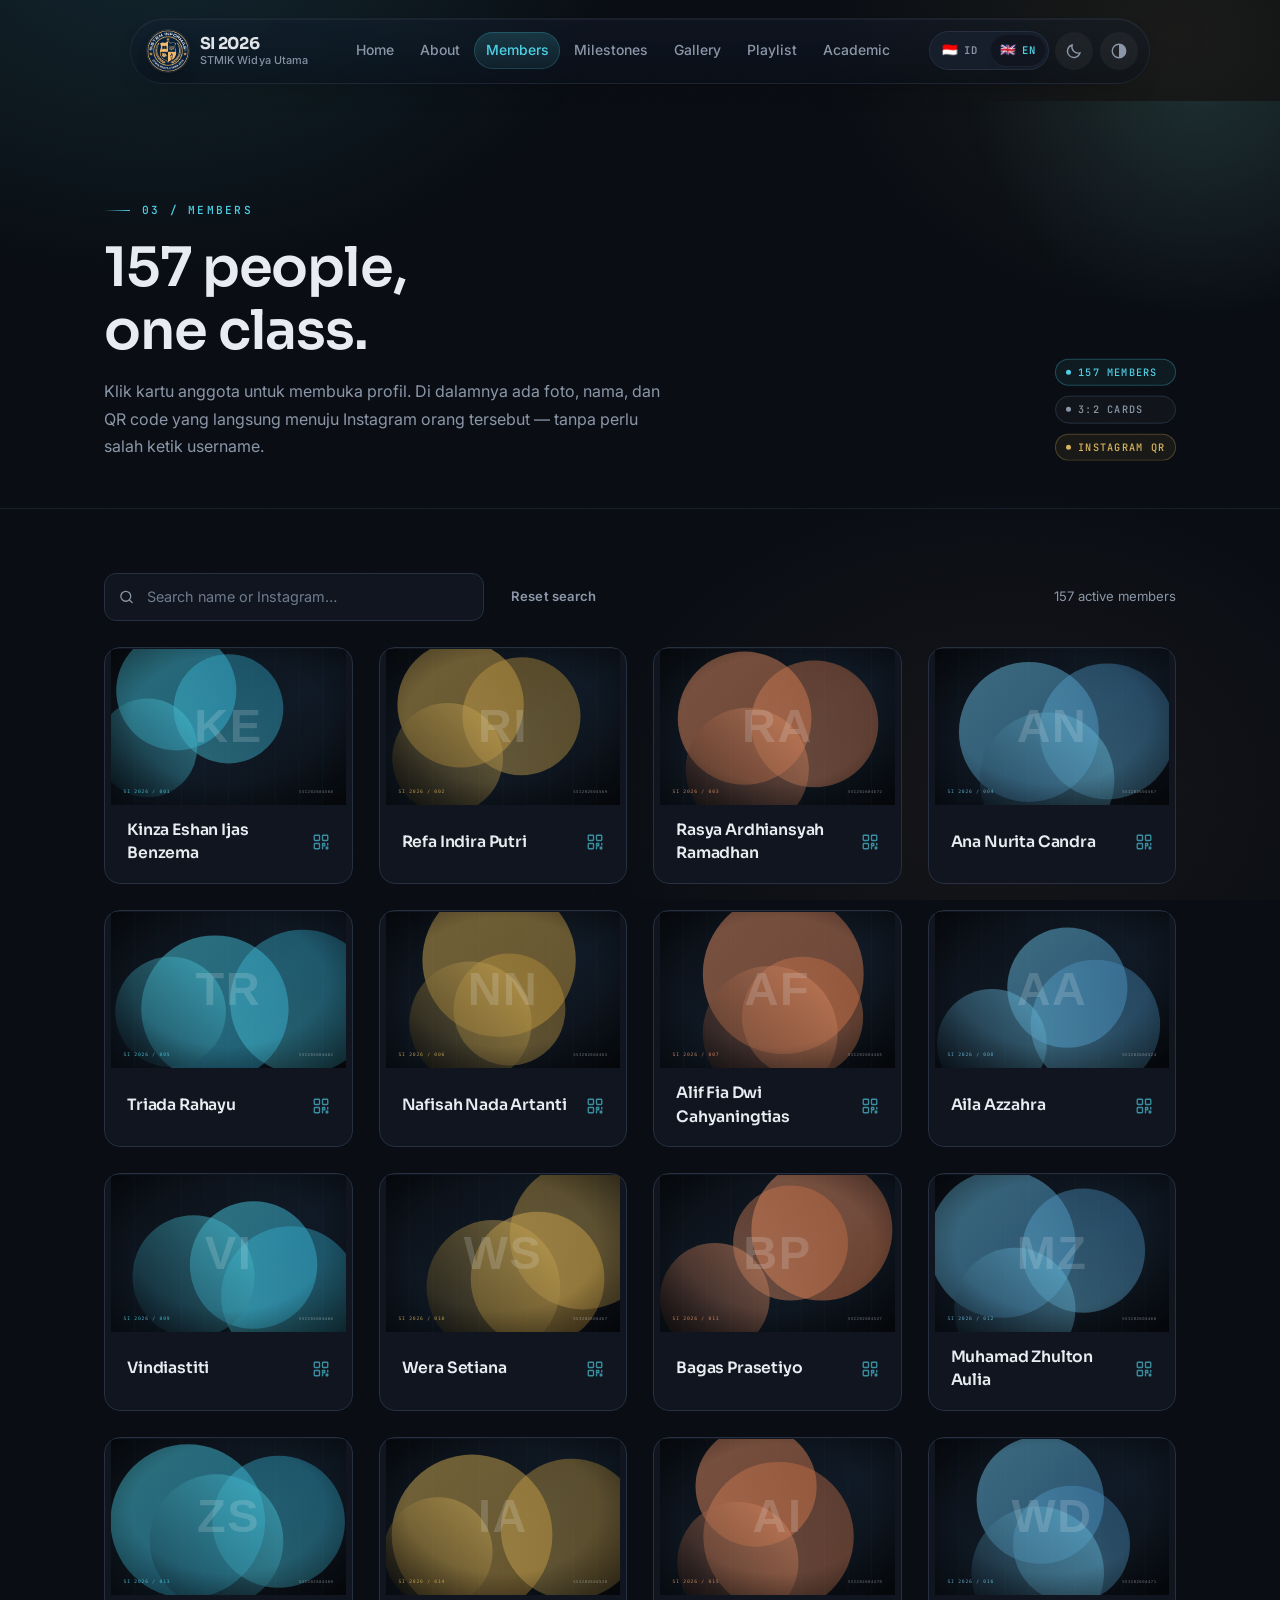
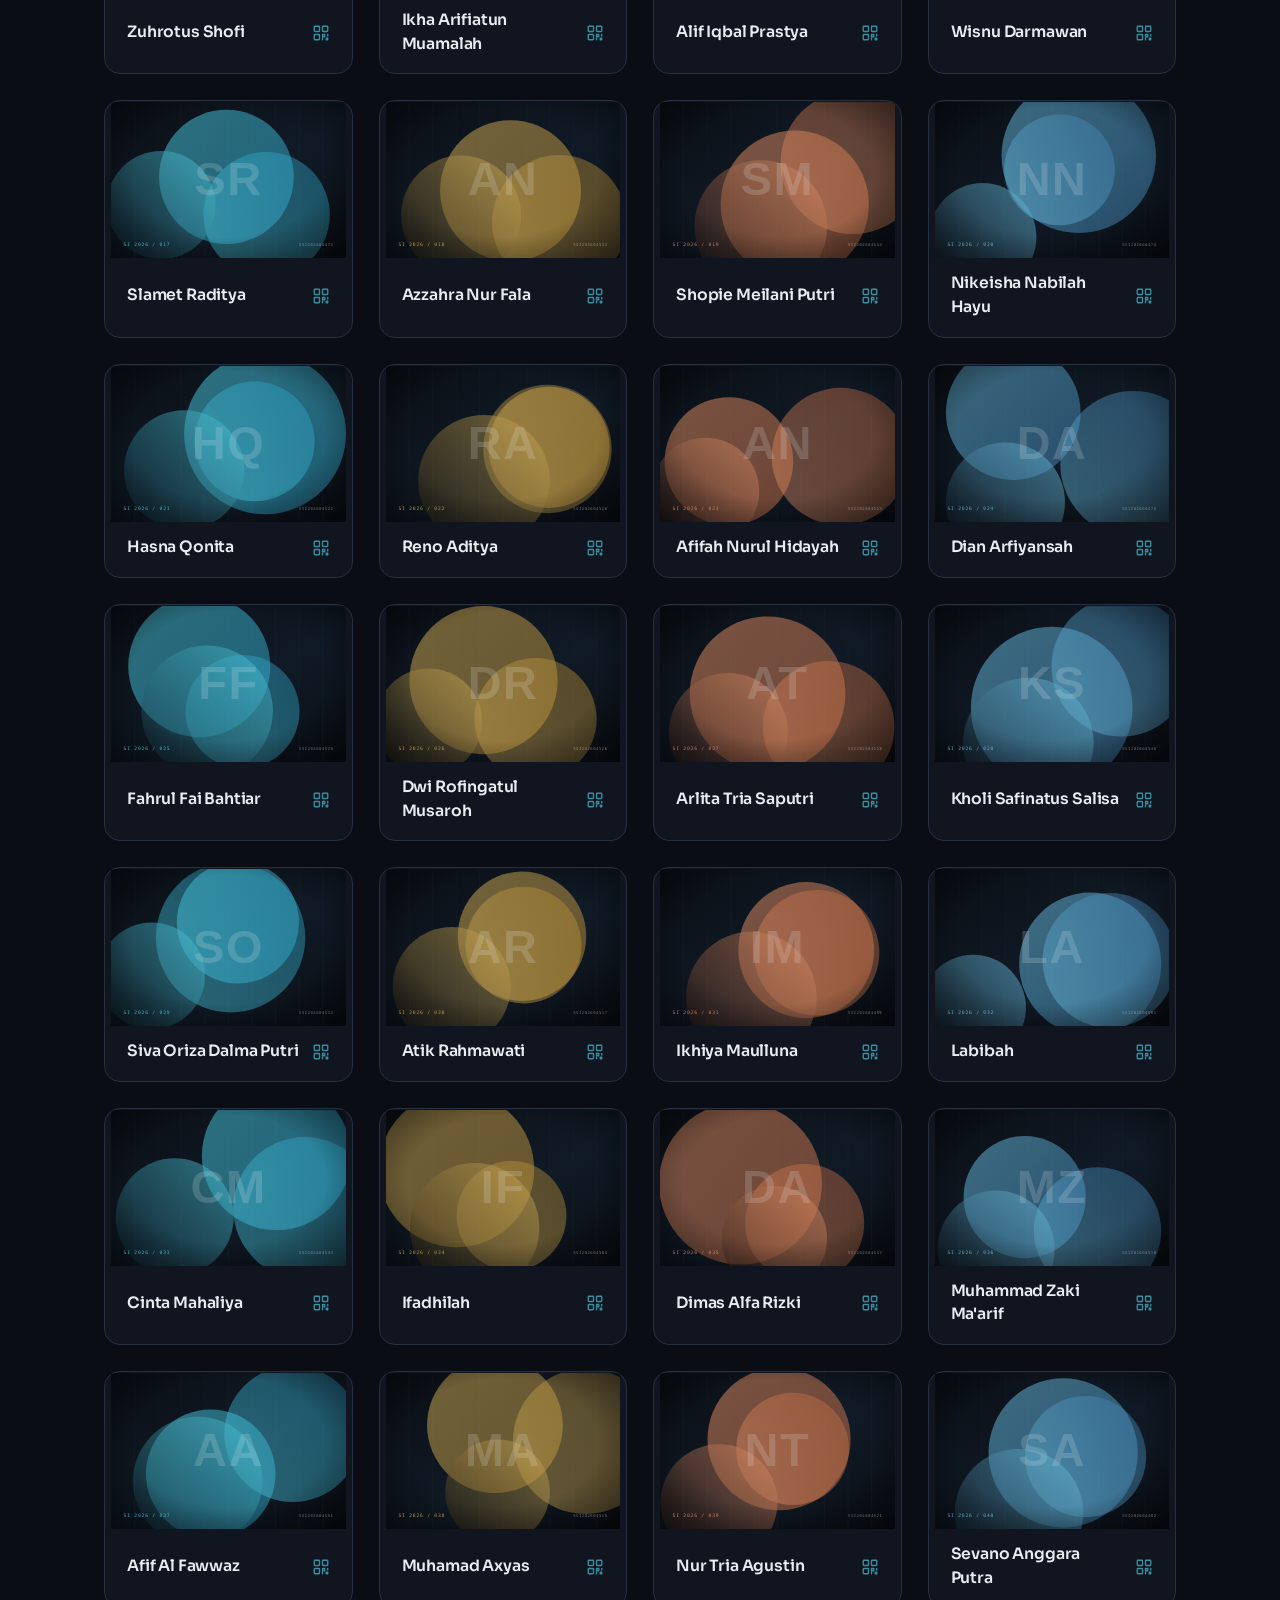
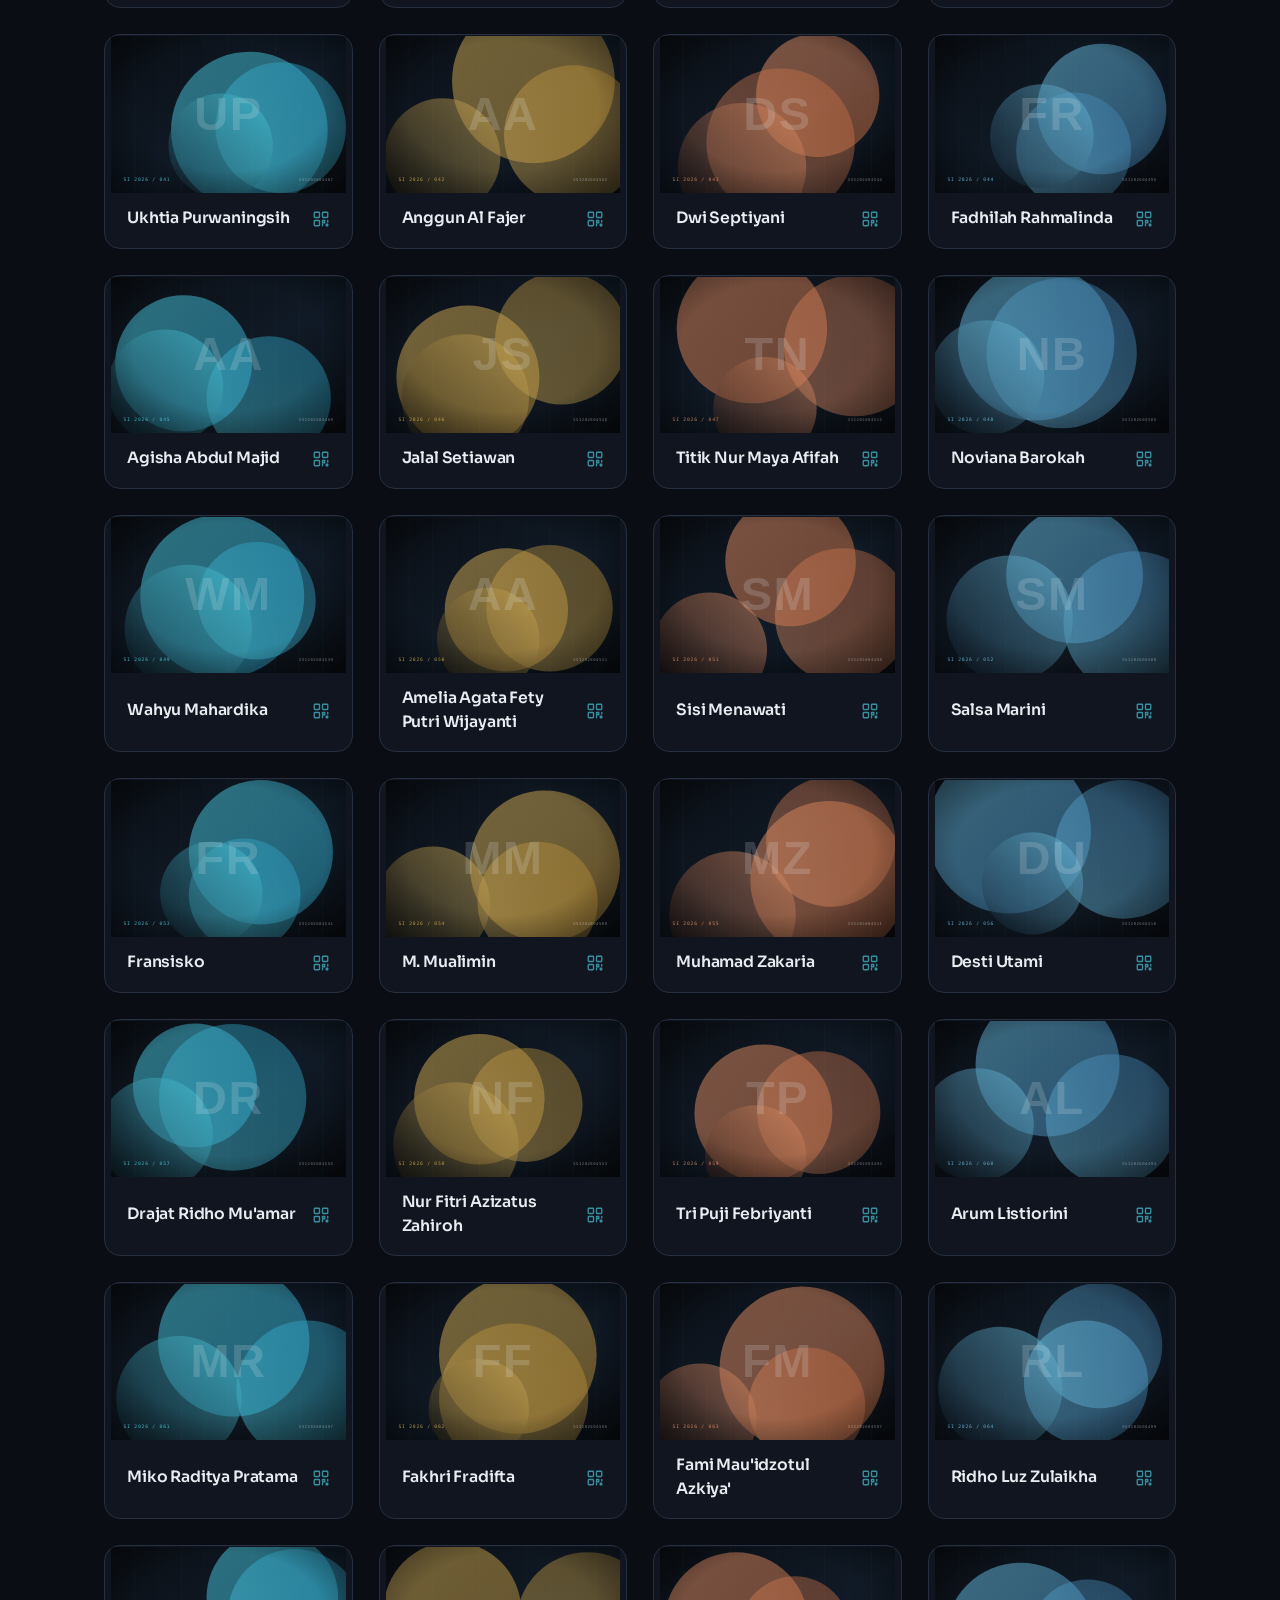
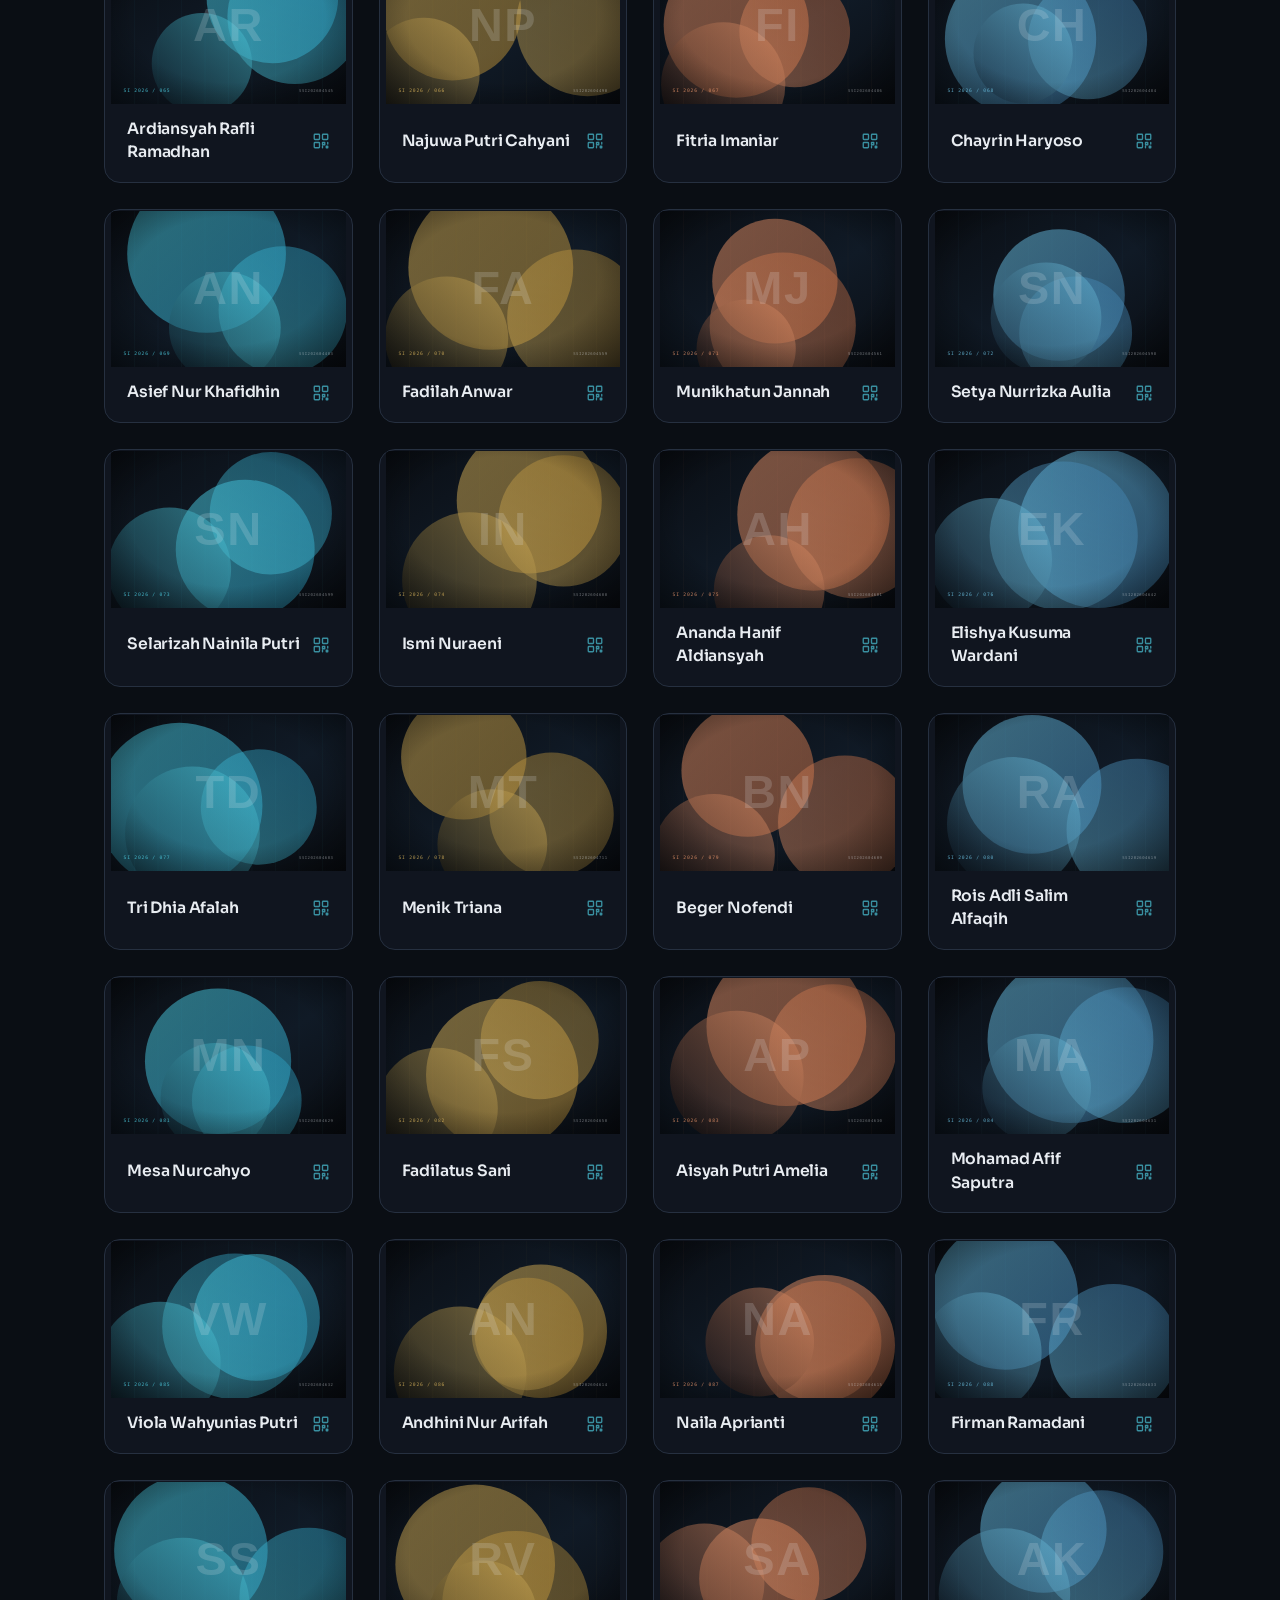
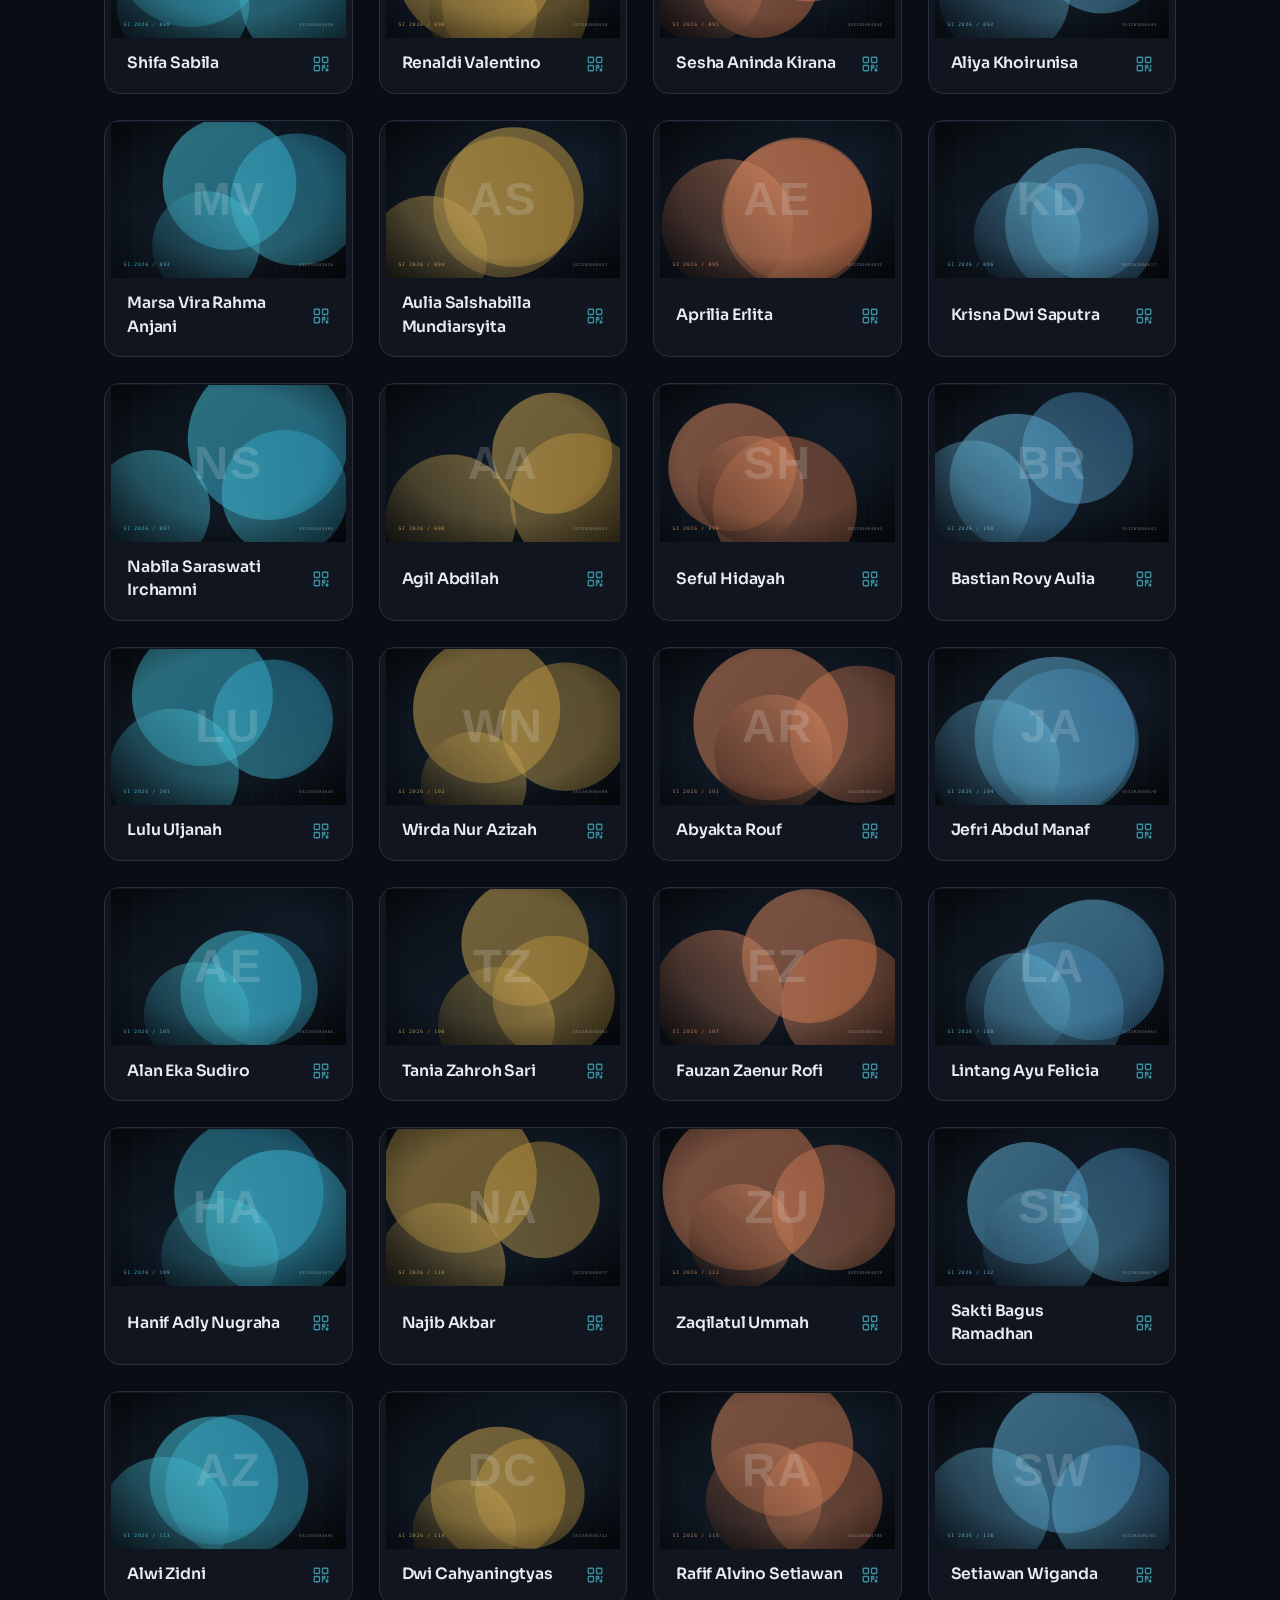
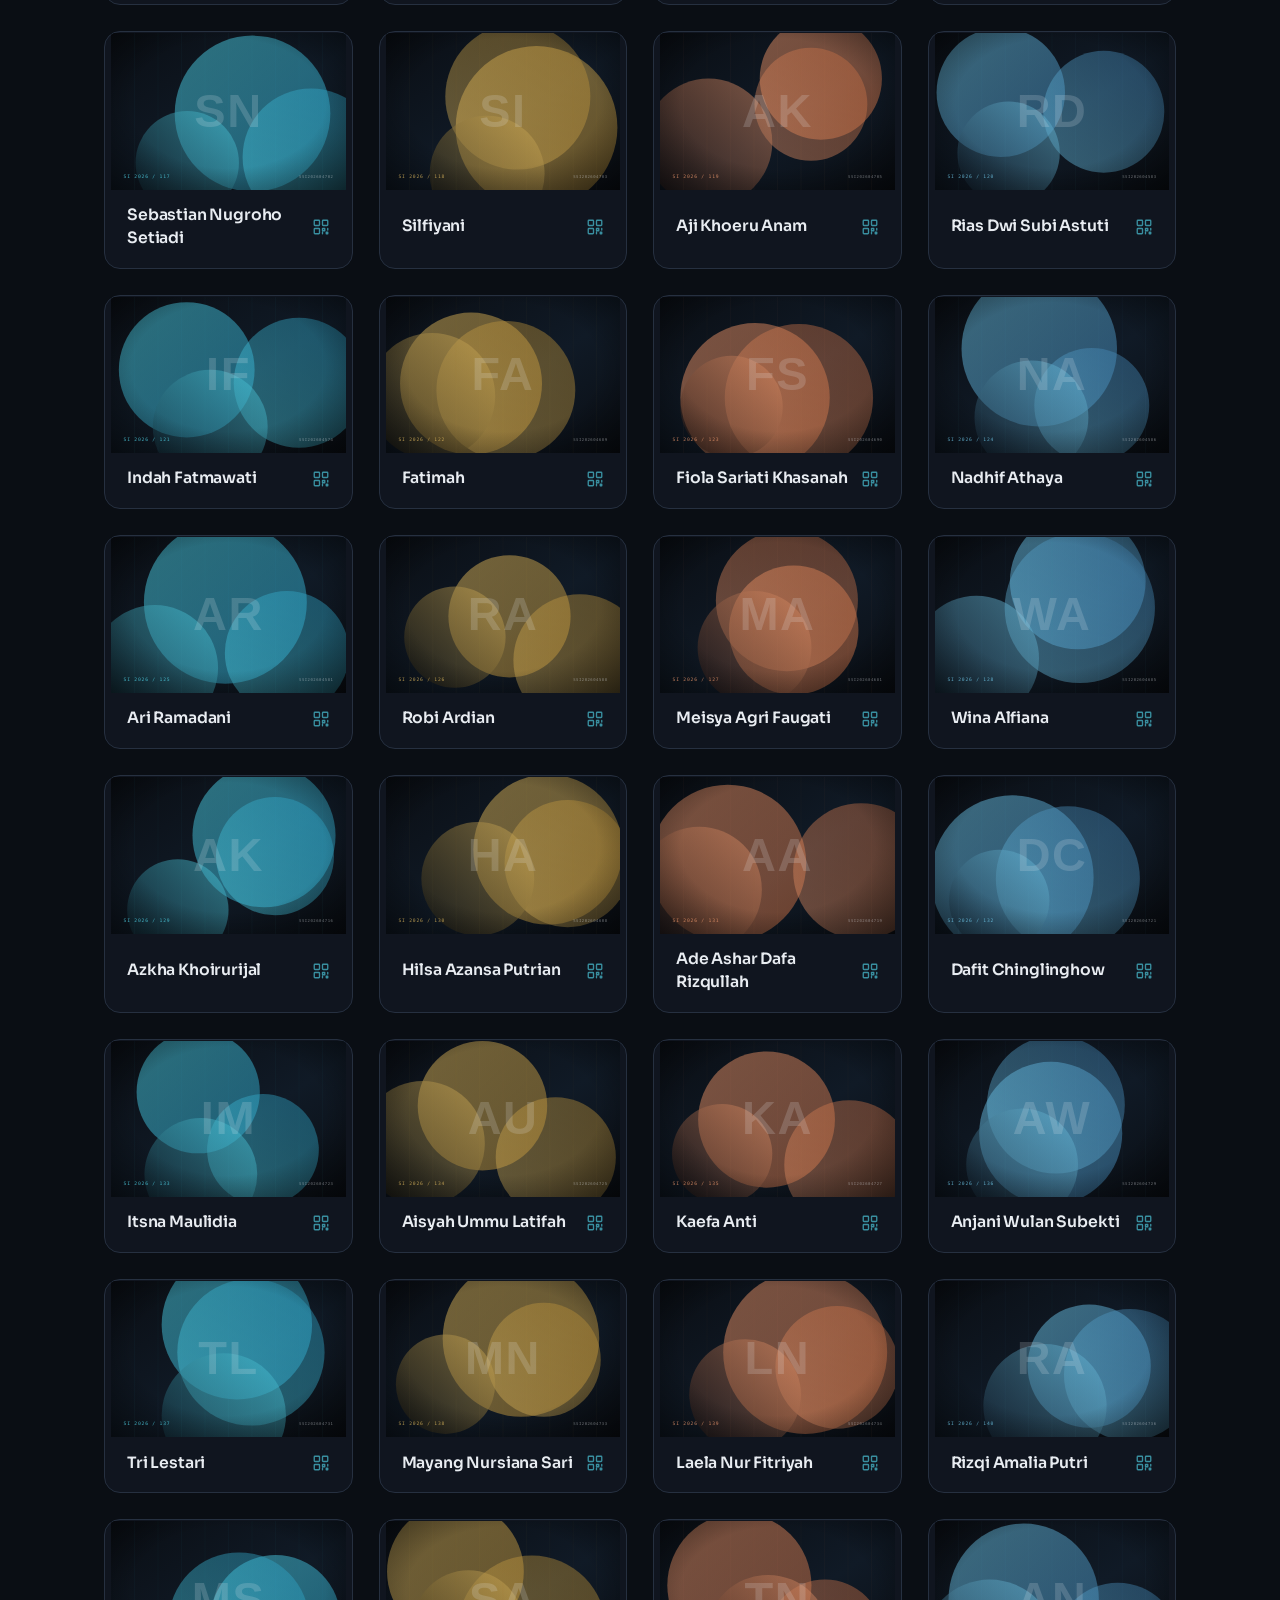
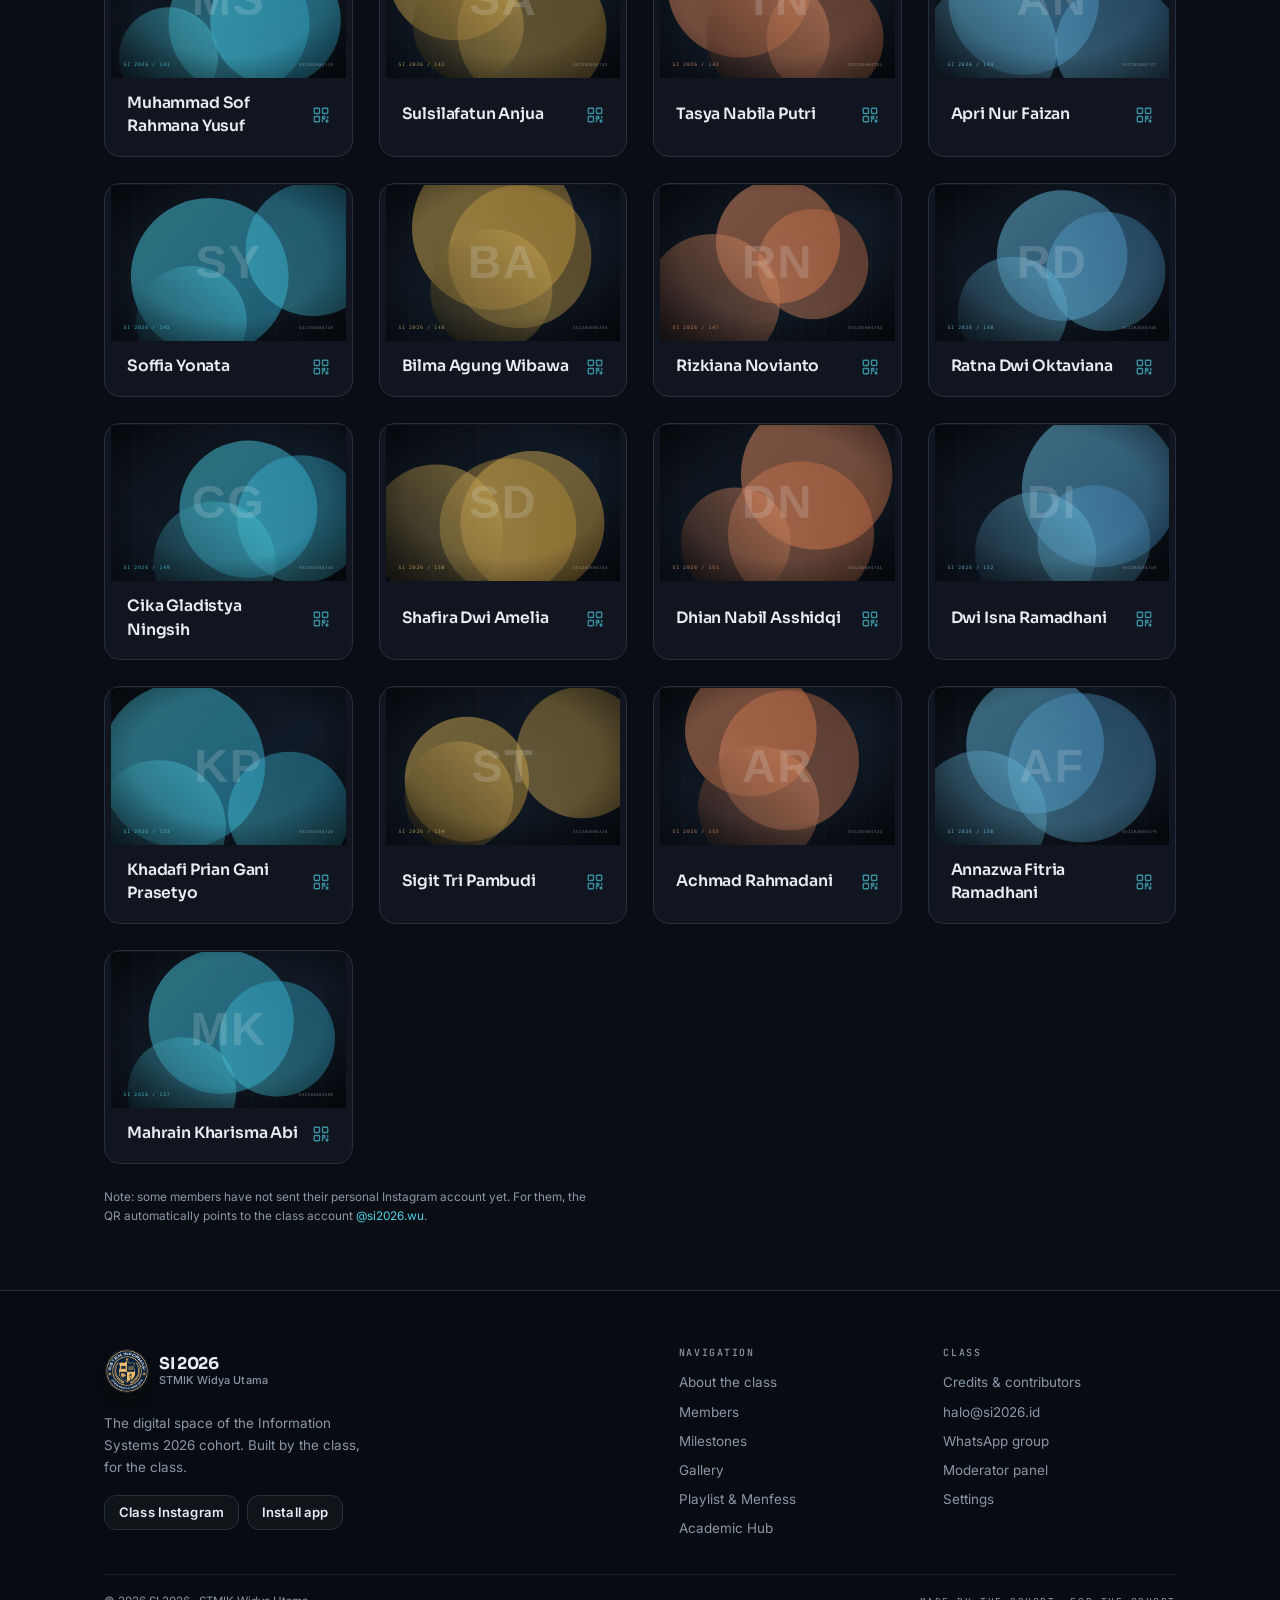
<file: anggota.html>
<!doctype html>
<html lang="id">
<head>
  <meta charset="utf-8">
  <meta name="viewport" content="width=device-width, initial-scale=1">
  <title>Anggota — SI 2026 · STMIK Widya Utama</title>
  <meta name="description" content="Direktori 157 anggota Sistem Informasi 2026 STMIK Widya Utama. Klik kartu untuk melihat profil dan scan QR Instagram.">
  <meta name="theme-color" content="#0A0E14">
  <link rel="canonical" href="https://si2026.vercel.app/anggota.html">
  <link rel="icon" href="assets/icons/favicon-64.png" type="image/png">
  <link rel="apple-touch-icon" href="assets/icons/apple-touch-icon.png">
  <link rel="manifest" href="manifest.webmanifest">
  <meta property="og:type" content="website">
  <meta property="og:site_name" content="SI 2026">
  <meta property="og:title" content="Anggota SI 2026 — kenalan dengan kelas">
  <meta property="og:description" content="Direktori anggota Sistem Informasi 2026 STMIK Widya Utama dengan foto dan QR Instagram.">
  <meta property="og:image" content="https://si2026.vercel.app/assets/og.png">
  <meta property="og:image:width" content="1200">
  <meta property="og:image:height" content="630">
  <meta property="og:url" content="https://si2026.vercel.app/anggota.html">
  <meta property="og:locale" content="id_ID">
  <meta name="twitter:card" content="summary_large_image">
  <meta name="twitter:image" content="https://si2026.vercel.app/assets/og.png">
  <link rel="preconnect" href="https://fonts.googleapis.com">
  <link rel="preconnect" href="https://fonts.gstatic.com" crossorigin>
  <link href="https://fonts.googleapis.com/css2?family=Inter:wght@400;500;600&family=JetBrains+Mono:wght@400;500&family=Sora:wght@400;500;600;700&display=swap" rel="stylesheet">
  <link rel="stylesheet" href="css/style.css?v=1.4.0">
  <script>
    /* Tema dibaca sebelum render pertama: tanpa flash tema salah. */
    (function () {
      var root = document.documentElement;
      var theme = "dark";
      var lang = "id";
      root.classList.add("js");
      try { theme = localStorage.getItem("si:theme") === "light" ? "light" : "dark"; } catch (e) {}
      root.setAttribute("data-theme", theme);
      try { if (localStorage.getItem("si:contrast") === "high") root.setAttribute("data-contrast", "high"); } catch (e) {}
      try {
        var savedLang = localStorage.getItem("si:lang");
        if (savedLang === "id" || savedLang === "en") lang = savedLang;
        else lang = (navigator.language || navigator.userLanguage || "id").toLowerCase().indexOf("en") === 0 ? "en" : "id";
      } catch (e) {}
      root.setAttribute("lang", lang);
      root.setAttribute("data-lang", lang);
      if (lang === "en") root.classList.add("i18n-pending");
      setTimeout(function () { root.classList.remove("i18n-pending"); }, 1200);
    })();
  </script>
</head>
<body>
  <a class="skip-link" href="#main">Lewati ke konten</a>
  <div class="aurora" aria-hidden="true"></div>
  <div class="noise" aria-hidden="true"></div>

  <header class="site-header">
    <div class="container">
      <nav class="nav" aria-label="Navigasi utama">
        <a class="brand" href="index.html" aria-label="SI 2026 — beranda">
          <img class="brand__mark" src="assets/logo-kelas-sm.png" alt="" width="38" height="38">
          <span class="brand__text"><span class="brand__name">SI 2026</span><span class="brand__sub">STMIK Widya Utama</span></span>
        </a>
        <div class="nav__links">
          <a class="nav__link" href="index.html">Beranda</a>
          <a class="nav__link" href="tentang.html">Tentang</a>
          <a class="nav__link" href="anggota.html" aria-current="page">Anggota</a>
          <a class="nav__link" href="milestone.html">Milestone</a>
          <a class="nav__link" href="galeri.html">Galeri</a>
          <a class="nav__link" href="playlist.html">Playlist</a>
          <a class="nav__link" href="akademik.html">Akademik</a>
        </div>
        <div class="nav__actions">
          <div class="lang-switch" data-lang-switch role="group" aria-label="Bahasa">
            <button class="lang-switch__btn" type="button" data-lang-option="id" aria-pressed="true" title="Bahasa Indonesia"><span aria-hidden="true">🇮🇩</span><span class="lang-switch__code">ID</span></button>
            <button class="lang-switch__btn" type="button" data-lang-option="en" aria-pressed="false" title="English"><span aria-hidden="true">🇬🇧</span><span class="lang-switch__code">EN</span></button>
          </div>
          <button class="icon-btn" type="button" data-theme-toggle aria-label="Ganti tema" title="Ganti tema">
            <svg class="theme-icon theme-icon--moon" viewBox="0 0 24 24" fill="none" stroke="currentColor" stroke-width="1.8" stroke-linecap="round" aria-hidden="true"><path d="M20 14.5A8.5 8.5 0 0 1 9.5 4a8.5 8.5 0 1 0 10.5 10.5Z"/></svg>
            <svg class="theme-icon theme-icon--sun" viewBox="0 0 24 24" fill="none" stroke="currentColor" stroke-width="1.8" stroke-linecap="round" aria-hidden="true"><circle cx="12" cy="12" r="4"/><path d="M12 2v2M12 20v2M4.9 4.9l1.4 1.4M17.7 17.7l1.4 1.4M2 12h2M20 12h2M4.9 19.1l1.4-1.4M17.7 6.3l1.4-1.4"/></svg>
          </button>
          <button class="icon-btn" type="button" data-contrast-toggle aria-pressed="false" aria-label="Aktifkan kontras tinggi" title="Kontras tinggi">
            <svg viewBox="0 0 24 24" fill="none" stroke="currentColor" stroke-width="1.8" aria-hidden="true"><circle cx="12" cy="12" r="9"/><path d="M12 3a9 9 0 0 1 0 18Z" fill="currentColor" stroke="none"/></svg>
          </button>
          <a class="btn btn--primary btn--sm nav__cta" href="akademik.html"><span data-icon="shuffle" aria-hidden="true"></span>Acak kelompok</a>
          <button class="icon-btn nav__toggle" type="button" aria-expanded="false" aria-controls="nav-sheet" aria-label="Buka menu">
            <svg class="when-closed" viewBox="0 0 24 24" fill="none" stroke="currentColor" stroke-width="1.8" stroke-linecap="round" aria-hidden="true"><path d="M4 7h16M4 12h16M4 17h16"/></svg>
            <svg class="when-open" viewBox="0 0 24 24" fill="none" stroke="currentColor" stroke-width="1.8" stroke-linecap="round" aria-hidden="true"><path d="M6 6l12 12M18 6 6 18"/></svg>
          </button>
        </div>
        <div class="nav__sheet" id="nav-sheet">
          <a class="nav__link" href="index.html"><span>Beranda</span> <span aria-hidden="true">01</span></a>
          <a class="nav__link" href="tentang.html"><span>Tentang kelas</span> <span aria-hidden="true">02</span></a>
          <a class="nav__link" href="anggota.html" aria-current="page"><span>Anggota</span> <span aria-hidden="true">03</span></a>
          <a class="nav__link" href="milestone.html"><span>Milestone</span> <span aria-hidden="true">04</span></a>
          <a class="nav__link" href="galeri.html"><span>Galeri</span> <span aria-hidden="true">05</span></a>
          <a class="nav__link" href="playlist.html"><span>Playlist &amp; Menfess</span> <span aria-hidden="true">06</span></a>
          <a class="nav__link" href="akademik.html"><span>Academic Hub</span> <span aria-hidden="true">07</span></a>
          <a class="nav__link" href="kredit.html"><span>Kredit</span> <span aria-hidden="true">08</span></a>
          <a class="nav__link" href="pengaturan.html"><span>Pengaturan</span> <span aria-hidden="true">09</span></a>
        </div>
      </nav>
    </div>
  </header>

  <main id="main">
    <section class="page-hero">
      <div class="container page-hero__grid">
        <div>
          <p class="eyebrow" data-reveal>03 / Anggota</p>
          <h1 class="page-hero__title" data-reveal style="--i:1" data-i18n-html="page.anggota.titleHtml">Seratus lima puluh<br>tujuh orang, satu kelas.</h1>
          <p class="page-hero__desc" data-reveal style="--i:2">
            Klik kartu anggota untuk membuka profil. Di dalamnya ada foto, nama,
            dan QR code yang langsung menuju Instagram orang tersebut — tanpa perlu
            salah ketik username.
          </p>
        </div>
        <div class="page-hero__meta" data-reveal="right" style="--i:2">
          <span class="badge badge--cyan"><span id="member-total-label">157</span> anggota</span>
          <span class="badge">Kartu 3:2</span>
          <span class="badge badge--gold">QR Instagram</span>
        </div>
      </div>
    </section>

    <section class="section section--tight" aria-labelledby="direktori-title">
      <div class="container">
        <h2 class="sr-only" id="direktori-title">Direktori anggota</h2>
        <div class="member-tools" data-reveal>
          <div class="search">
            <span data-icon="search" aria-hidden="true"></span>
            <label class="sr-only" for="member-search">Cari nama atau Instagram</label>
            <input id="member-search" type="search" placeholder="Cari nama atau Instagram…" autocomplete="off" spellcheck="false">
          </div>
          <button class="btn btn--quiet btn--sm" type="button" id="member-reset" hidden>Reset pencarian</button>
          <p class="member-tools__count" id="member-count" aria-live="polite">Memuat anggota…</p>
        </div>

        <div class="member-grid" id="member-grid" aria-busy="true"></div>
        <div class="empty-state" id="member-empty" hidden>
          Tidak ada anggota yang cocok. Coba kata kunci lain.
        </div>

        <p class="hub-note" style="margin-top:24px;max-width:70ch;" data-i18n-html="members.note">
          Catatan: sebagian anggota belum mengirim akun Instagram pribadinya. Untuk
          mereka, QR otomatis mengarah ke akun kelas
          <a href="https://instagram.com/si2026.wu" target="_blank" rel="noopener" class="cyan">@si2026.wu</a>.
        </p>
      </div>
    </section>
  </main>

  <footer class="site-footer">
    <div class="container">
      <div class="footer__grid">
        <div class="footer__brand">
          <a class="brand" href="index.html" aria-label="SI 2026 — beranda">
            <img class="brand__mark" src="assets/logo-kelas-sm.png" alt="" width="38" height="38">
            <span class="brand__text"><span class="brand__name">SI 2026</span><span class="brand__sub">STMIK Widya Utama</span></span>
          </a>
          <p>Ruang digital angkatan Sistem Informasi 2026. Dibangun oleh kelas, untuk kelas.</p>
          <div style="display:flex;flex-wrap:wrap;gap:8px;margin-top:16px;">
            <a class="btn btn--ghost btn--sm" href="https://instagram.com/si2026.wu" target="_blank" rel="noopener">Instagram kelas</a>
            <button class="btn btn--ghost btn--sm" type="button" data-install hidden>Pasang aplikasi</button>
          </div>
        </div>
        <div class="footer__col">
          <h4>Navigasi</h4>
          <div class="footer__links">
            <a href="tentang.html">Tentang kelas</a>
            <a href="anggota.html">Anggota</a>
            <a href="milestone.html">Milestone</a>
            <a href="galeri.html">Galeri</a>
            <a href="playlist.html">Playlist &amp; Menfess</a>
            <a href="akademik.html">Academic Hub</a>
          </div>
        </div>
        <div class="footer__col">
          <h4>Kelas</h4>
          <div class="footer__links">
            <a href="kredit.html">Kredit &amp; kontributor</a>
            <a href="mailto:halo@si2026.id">halo@si2026.id</a>
            <a href="https://chat.whatsapp.com/XXXXXXXXXXXXXX" target="_blank" rel="noopener">Grup WhatsApp</a>
            <a href="admin.html" rel="nofollow">Panel moderator</a>
            <a href="pengaturan.html">Pengaturan</a>
          </div>
        </div>
      </div>
      <div class="footer__bottom">
        <span>© <span data-year>2026</span> SI 2026 · STMIK Widya Utama</span>
        <span class="mono">Dibuat oleh angkatan, untuk angkatan</span>
      </div>
    </div>
  </footer>

  <!-- Modal anggota: dua panel (foto + QR) -->
  <dialog id="member-dialog" aria-labelledby="member-name">
    <div class="modal">
      <button class="icon-btn modal__close" type="button" data-close aria-label="Tutup profil">
        <svg viewBox="0 0 24 24" fill="none" stroke="currentColor" stroke-width="1.8" stroke-linecap="round" aria-hidden="true"><path d="M6 6l12 12M18 6 6 18"/></svg>
      </button>
      <div class="member-modal">
        <div class="member-modal__photo">
          <img id="member-photo" src="assets/members/m01.svg" alt="" width="900" height="900">
          <span class="member-modal__tag" id="member-tag">SI 2026</span>
        </div>
        <div class="member-modal__side">
          <p class="member-modal__eyebrow" id="member-index">ANGGOTA / 01</p>
          <h2 class="member-modal__name" id="member-name">Nama anggota</h2>
          <div class="member-modal__divider"></div>
          <div class="qr-block">
            <div class="qr-plate" id="member-qr" aria-hidden="true"></div>
            <div class="qr-block__text">
              <span class="qr-block__label">Scan untuk follow</span>
              <span class="qr-block__handle" id="member-handle">@—</span>
              <span class="qr-block__hint">Arahkan kamera HP ke QR untuk membuka profil Instagram.</span>
            </div>
          </div>
          <div class="member-modal__actions">
            <a class="btn btn--primary btn--sm" id="member-ig" href="#" target="_blank" rel="noopener">
              <span data-icon="external" aria-hidden="true"></span> Buka Instagram
            </a>
            <button class="btn btn--ghost btn--sm" id="member-copy" type="button">
              <span data-icon="copy" aria-hidden="true"></span> Salin username
            </button>
          </div>
          <p class="member-modal__foot" id="member-foot">
            QR menuju profil Instagram pribadi. Kalau anggota belum mengirim akunnya,
            QR otomatis mengarah ke akun kelas.
          </p>
        </div>
      </div>
    </div>
  </dialog>

  <script src="js/data.js"></script>
  <script src="js/i18n/id.js"></script>
  <script src="js/i18n/en.js"></script>
  <script src="js/i18n/i18n.js"></script>
  <script src="js/app.js"></script>
  <script src="js/theme.js"></script>
  <script src="js/reveal.js"></script>
  <script src="js/router.js"></script>
  <script src="js/qrcode-generator.js"></script>
  <script src="js/anggota.js"></script>
  <script src="js/vendor/react.production.min.js"></script>
  <script src="js/vendor/react-dom.production.min.js"></script>
  <script src="js/vendor/framer-motion.js"></script>
  <script src="js/nav.js"></script>
</body>
</html>
</file>
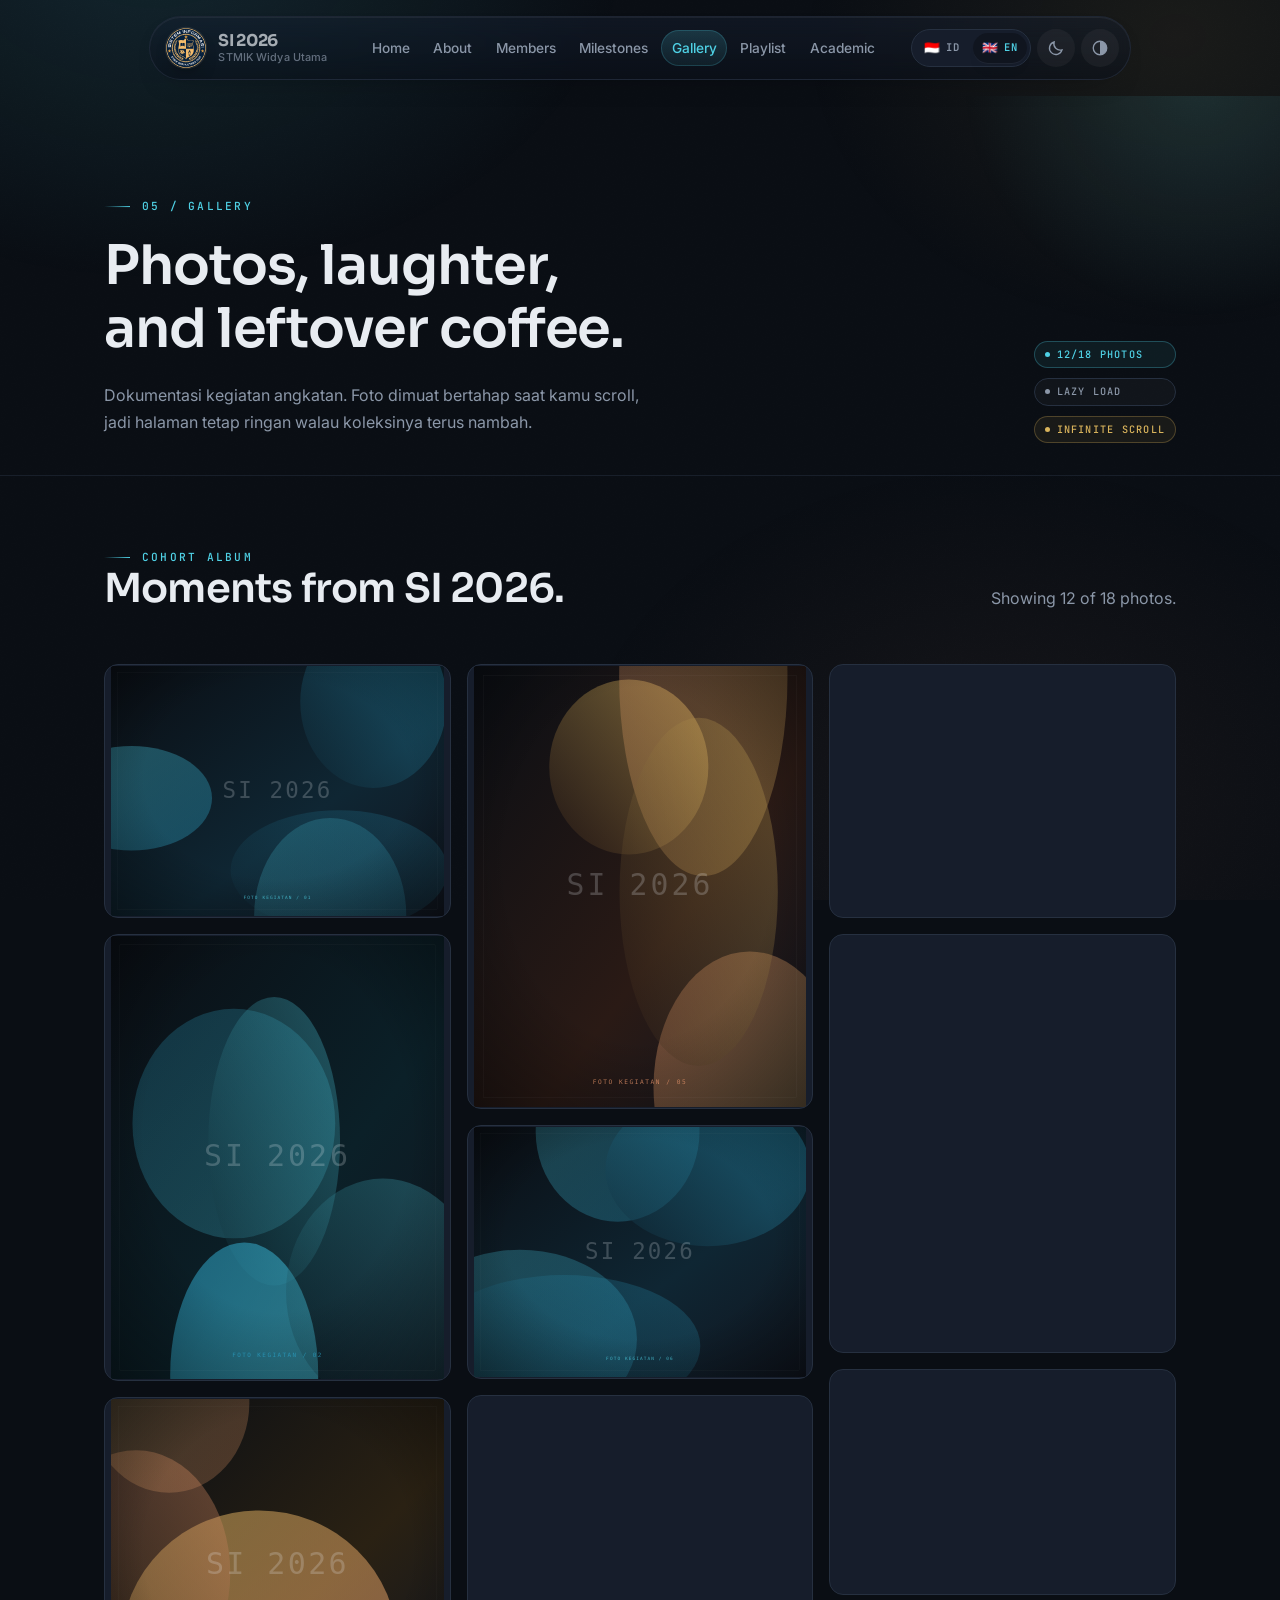
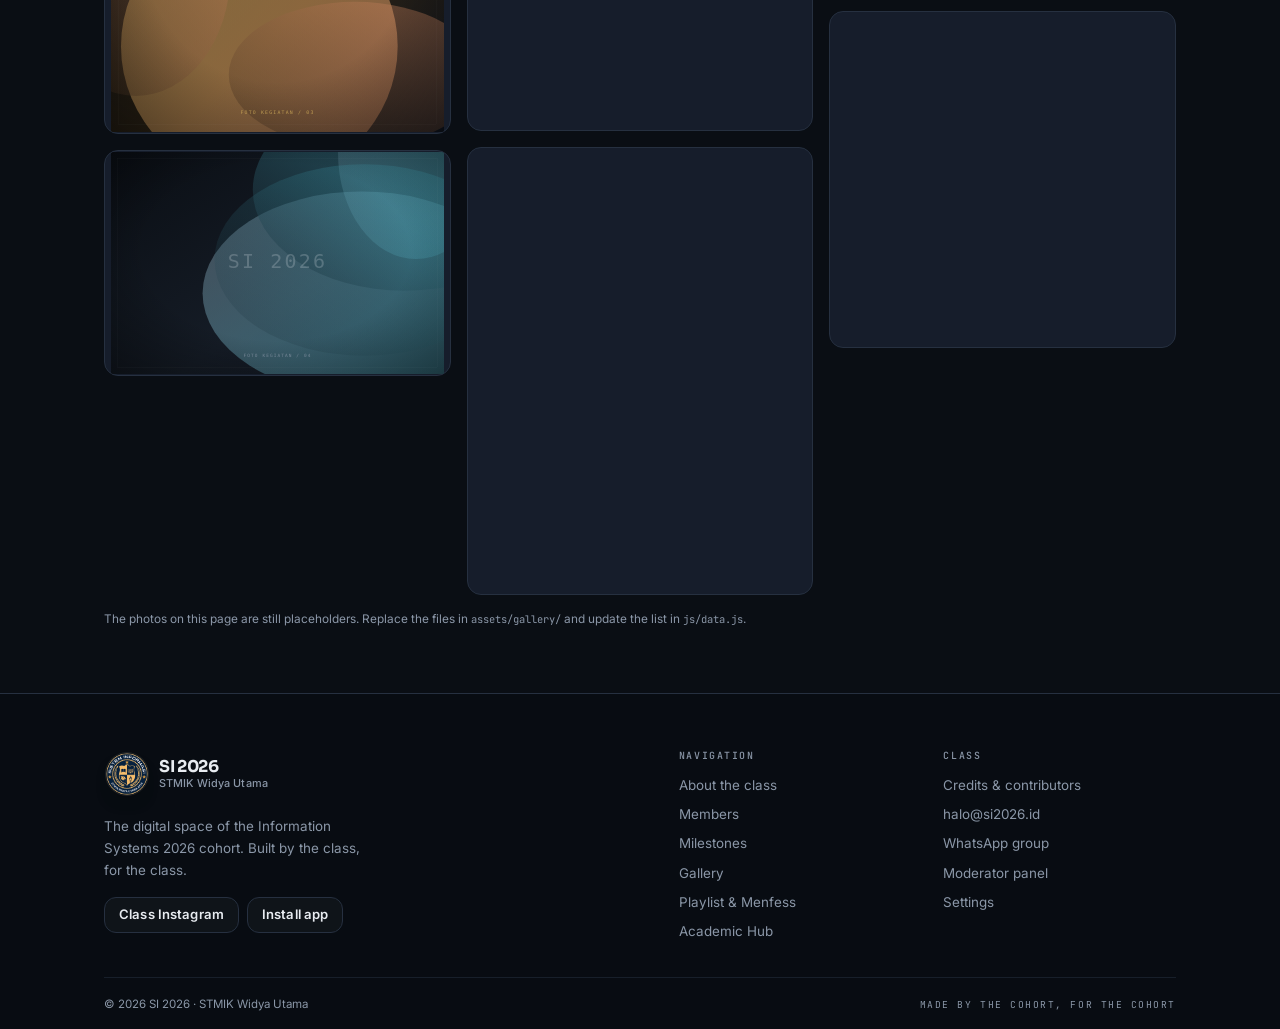
<file: galeri.html>
<!doctype html>
<html lang="id">
<head>
  <meta charset="utf-8">
  <meta name="viewport" content="width=device-width, initial-scale=1">
  <title>Galeri Kegiatan — SI 2026 · STMIK Widya Utama</title>
  <meta name="description" content="Galeri foto kegiatan angkatan Sistem Informasi 2026 STMIK Widya Utama: PKKMB, makrab, belajar bareng, presentasi, dan momen kelas lainnya.">
  <meta name="theme-color" content="#0A0E14">
  <link rel="canonical" href="https://si2026.vercel.app/galeri.html">
  <link rel="icon" href="assets/icons/favicon-64.png" type="image/png">
  <link rel="apple-touch-icon" href="assets/icons/apple-touch-icon.png">
  <link rel="manifest" href="manifest.webmanifest">
  <meta property="og:type" content="website">
  <meta property="og:site_name" content="SI 2026">
  <meta property="og:title" content="Galeri SI 2026 — foto kegiatan angkatan">
  <meta property="og:description" content="Dokumentasi kegiatan Sistem Informasi 2026: PKKMB, makrab, belajar bareng, dan proyek kelas.">
  <meta property="og:image" content="https://si2026.vercel.app/assets/og.png">
  <meta property="og:image:width" content="1200">
  <meta property="og:image:height" content="630">
  <meta property="og:url" content="https://si2026.vercel.app/galeri.html">
  <meta property="og:locale" content="id_ID">
  <meta name="twitter:card" content="summary_large_image">
  <meta name="twitter:image" content="https://si2026.vercel.app/assets/og.png">
  <link rel="preconnect" href="https://fonts.googleapis.com">
  <link rel="preconnect" href="https://fonts.gstatic.com" crossorigin>
  <link href="https://fonts.googleapis.com/css2?family=Inter:wght@400;500;600&family=JetBrains+Mono:wght@400;500&family=Sora:wght@400;500;600;700&display=swap" rel="stylesheet">
  <link rel="stylesheet" href="css/style.css?v=1.4.0">
  <script>
    /* Tema dibaca sebelum render pertama: tanpa flash tema salah. */
    (function () {
      var root = document.documentElement;
      var theme = "dark";
      var lang = "id";
      root.classList.add("js");
      try { theme = localStorage.getItem("si:theme") === "light" ? "light" : "dark"; } catch (e) {}
      root.setAttribute("data-theme", theme);
      try { if (localStorage.getItem("si:contrast") === "high") root.setAttribute("data-contrast", "high"); } catch (e) {}
      try {
        var savedLang = localStorage.getItem("si:lang");
        if (savedLang === "id" || savedLang === "en") lang = savedLang;
        else lang = (navigator.language || navigator.userLanguage || "id").toLowerCase().indexOf("en") === 0 ? "en" : "id";
      } catch (e) {}
      root.setAttribute("lang", lang);
      root.setAttribute("data-lang", lang);
      if (lang === "en") root.classList.add("i18n-pending");
      setTimeout(function () { root.classList.remove("i18n-pending"); }, 1200);
    })();
  </script>
</head>
<body>
  <a class="skip-link" href="#main">Lewati ke konten</a>
  <div class="aurora" aria-hidden="true"></div>
  <div class="noise" aria-hidden="true"></div>

  <header class="site-header">
    <div class="container">
      <nav class="nav" aria-label="Navigasi utama">
        <a class="brand" href="index.html" aria-label="SI 2026 — beranda">
          <img class="brand__mark" src="assets/logo-kelas-sm.png" alt="" width="38" height="38">
          <span class="brand__text"><span class="brand__name">SI 2026</span><span class="brand__sub">STMIK Widya Utama</span></span>
        </a>
        <div class="nav__links">
          <a class="nav__link" href="index.html">Beranda</a>
          <a class="nav__link" href="tentang.html">Tentang</a>
          <a class="nav__link" href="anggota.html">Anggota</a>
          <a class="nav__link" href="milestone.html">Milestone</a>
          <a class="nav__link" href="galeri.html" aria-current="page">Galeri</a>
          <a class="nav__link" href="playlist.html">Playlist</a>
          <a class="nav__link" href="akademik.html">Akademik</a>
        </div>
        <div class="nav__actions">
          <div class="lang-switch" data-lang-switch role="group" aria-label="Bahasa">
            <button class="lang-switch__btn" type="button" data-lang-option="id" aria-pressed="true" title="Bahasa Indonesia"><span aria-hidden="true">🇮🇩</span><span class="lang-switch__code">ID</span></button>
            <button class="lang-switch__btn" type="button" data-lang-option="en" aria-pressed="false" title="English"><span aria-hidden="true">🇬🇧</span><span class="lang-switch__code">EN</span></button>
          </div>
          <button class="icon-btn" type="button" data-theme-toggle aria-label="Ganti tema" title="Ganti tema">
            <svg class="theme-icon theme-icon--moon" viewBox="0 0 24 24" fill="none" stroke="currentColor" stroke-width="1.8" stroke-linecap="round" aria-hidden="true"><path d="M20 14.5A8.5 8.5 0 0 1 9.5 4a8.5 8.5 0 1 0 10.5 10.5Z"/></svg>
            <svg class="theme-icon theme-icon--sun" viewBox="0 0 24 24" fill="none" stroke="currentColor" stroke-width="1.8" stroke-linecap="round" aria-hidden="true"><circle cx="12" cy="12" r="4"/><path d="M12 2v2M12 20v2M4.9 4.9l1.4 1.4M17.7 17.7l1.4 1.4M2 12h2M20 12h2M4.9 19.1l1.4-1.4M17.7 6.3l1.4-1.4"/></svg>
          </button>
          <button class="icon-btn" type="button" data-contrast-toggle aria-pressed="false" aria-label="Aktifkan kontras tinggi" title="Kontras tinggi">
            <svg viewBox="0 0 24 24" fill="none" stroke="currentColor" stroke-width="1.8" aria-hidden="true"><circle cx="12" cy="12" r="9"/><path d="M12 3a9 9 0 0 1 0 18Z" fill="currentColor" stroke="none"/></svg>
          </button>
          <a class="btn btn--primary btn--sm nav__cta" href="akademik.html"><span data-icon="shuffle" aria-hidden="true"></span>Acak kelompok</a>
          <button class="icon-btn nav__toggle" type="button" aria-expanded="false" aria-controls="nav-sheet" aria-label="Buka menu">
            <svg class="when-closed" viewBox="0 0 24 24" fill="none" stroke="currentColor" stroke-width="1.8" stroke-linecap="round" aria-hidden="true"><path d="M4 7h16M4 12h16M4 17h16"/></svg>
            <svg class="when-open" viewBox="0 0 24 24" fill="none" stroke="currentColor" stroke-width="1.8" stroke-linecap="round" aria-hidden="true"><path d="M6 6l12 12M18 6 6 18"/></svg>
          </button>
        </div>
        <div class="nav__sheet" id="nav-sheet">
          <a class="nav__link" href="index.html"><span>Beranda</span> <span aria-hidden="true">01</span></a>
          <a class="nav__link" href="tentang.html"><span>Tentang kelas</span> <span aria-hidden="true">02</span></a>
          <a class="nav__link" href="anggota.html"><span>Anggota</span> <span aria-hidden="true">03</span></a>
          <a class="nav__link" href="milestone.html"><span>Milestone</span> <span aria-hidden="true">04</span></a>
          <a class="nav__link" href="galeri.html" aria-current="page"><span>Galeri</span> <span aria-hidden="true">05</span></a>
          <a class="nav__link" href="playlist.html"><span>Playlist &amp; Menfess</span> <span aria-hidden="true">06</span></a>
          <a class="nav__link" href="akademik.html"><span>Academic Hub</span> <span aria-hidden="true">07</span></a>
          <a class="nav__link" href="kredit.html"><span>Kredit</span> <span aria-hidden="true">08</span></a>
          <a class="nav__link" href="pengaturan.html"><span>Pengaturan</span> <span aria-hidden="true">09</span></a>
        </div>
      </nav>
    </div>
  </header>

  <main id="main">
    <section class="page-hero">
      <div class="container page-hero__grid">
        <div>
          <p class="eyebrow" data-reveal>05 / Galeri</p>
          <h1 class="page-hero__title" data-reveal style="--i:1" data-i18n-html="page.galeri.titleHtml">Fotbar, tawa,<br>dan sisa kopi.</h1>
          <p class="page-hero__desc" data-reveal style="--i:2">
            Dokumentasi kegiatan angkatan. Foto dimuat bertahap saat kamu scroll,
            jadi halaman tetap ringan walau koleksinya terus nambah.
          </p>
        </div>
        <div class="page-hero__meta" data-reveal="right" style="--i:2">
          <span class="badge badge--cyan"><span id="gallery-count">0</span> foto</span>
          <span class="badge">Lazy load</span>
          <span class="badge badge--gold">Infinite scroll</span>
        </div>
      </div>
    </section>

    <section class="section section--tight" aria-labelledby="galeri-title">
      <div class="container">
        <div class="section__head section__head--split" data-reveal>
          <div>
            <p class="eyebrow">Album angkatan</p>
            <h2 class="section__title" id="galeri-title">Potongan momen SI 2026.</h2>
          </div>
          <p class="section__desc" id="gallery-status" aria-live="polite">Memuat foto…</p>
        </div>

        <div class="gallery" id="gallery"></div>
        <div class="gallery-loading" id="gallery-loading" hidden aria-hidden="true"></div>
        <div id="gallery-sentinel" style="height:1px;" aria-hidden="true"></div>
        <p class="hub-note" id="gallery-end" hidden style="margin-top:24px;">Semua foto sudah dimuat. Tambah terus dokumentasinya, ya.</p>
        <p class="hub-note" style="margin-top:14px;" data-i18n-html="galeri.note">
          Foto di halaman ini masih placeholder. Ganti file di
          <code>assets/gallery/</code> dan perbarui daftar di <code>js/data.js</code>.
        </p>
      </div>
    </section>
  </main>

  <footer class="site-footer">
    <div class="container">
      <div class="footer__grid">
        <div class="footer__brand">
          <a class="brand" href="index.html" aria-label="SI 2026 — beranda">
            <img class="brand__mark" src="assets/logo-kelas-sm.png" alt="" width="38" height="38">
            <span class="brand__text"><span class="brand__name">SI 2026</span><span class="brand__sub">STMIK Widya Utama</span></span>
          </a>
          <p>Ruang digital angkatan Sistem Informasi 2026. Dibangun oleh kelas, untuk kelas.</p>
          <div style="display:flex;flex-wrap:wrap;gap:8px;margin-top:16px;">
            <a class="btn btn--ghost btn--sm" href="https://instagram.com/si2026.wu" target="_blank" rel="noopener">Instagram kelas</a>
            <button class="btn btn--ghost btn--sm" type="button" data-install hidden>Pasang aplikasi</button>
          </div>
        </div>
        <div class="footer__col">
          <h4>Navigasi</h4>
          <div class="footer__links">
            <a href="tentang.html">Tentang kelas</a>
            <a href="anggota.html">Anggota</a>
            <a href="milestone.html">Milestone</a>
            <a href="galeri.html">Galeri</a>
            <a href="playlist.html">Playlist &amp; Menfess</a>
            <a href="akademik.html">Academic Hub</a>
          </div>
        </div>
        <div class="footer__col">
          <h4>Kelas</h4>
          <div class="footer__links">
            <a href="kredit.html">Kredit &amp; kontributor</a>
            <a href="mailto:halo@si2026.id">halo@si2026.id</a>
            <a href="https://chat.whatsapp.com/XXXXXXXXXXXXXX" target="_blank" rel="noopener">Grup WhatsApp</a>
            <a href="admin.html" rel="nofollow">Panel moderator</a>
            <a href="pengaturan.html">Pengaturan</a>
          </div>
        </div>
      </div>
      <div class="footer__bottom">
        <span>© <span data-year>2026</span> SI 2026 · STMIK Widya Utama</span>
        <span class="mono">Dibuat oleh angkatan, untuk angkatan</span>
      </div>
    </div>
  </footer>

  <!-- Lightbox -->
  <dialog id="lightbox" class="lightbox" aria-label="Penampil foto">
    <button class="icon-btn lightbox__close" type="button" data-close aria-label="Tutup foto">
      <svg viewBox="0 0 24 24" fill="none" stroke="currentColor" stroke-width="1.8" stroke-linecap="round" aria-hidden="true"><path d="M6 6l12 12M18 6 6 18"/></svg>
    </button>
    <div class="lightbox__inner">
      <div class="lightbox__media">
        <img id="lb-img" src="assets/gallery/g01.svg" alt="" width="1200" height="900">
      </div>
      <div class="lightbox__bar">
        <p class="lightbox__cap"><span id="lb-cap">—</span><span id="lb-date">—</span></p>
        <div class="lightbox__nav">
          <button class="icon-btn" type="button" id="lb-prev" aria-label="Foto sebelumnya">
            <svg viewBox="0 0 24 24" fill="none" stroke="currentColor" stroke-width="1.8" stroke-linecap="round" stroke-linejoin="round" aria-hidden="true"><path d="m14 6-6 6 6 6"/></svg>
          </button>
          <button class="icon-btn" type="button" id="lb-next" aria-label="Foto berikutnya">
            <svg viewBox="0 0 24 24" fill="none" stroke="currentColor" stroke-width="1.8" stroke-linecap="round" stroke-linejoin="round" aria-hidden="true"><path d="m10 6 6 6-6 6"/></svg>
          </button>
        </div>
      </div>
    </div>
  </dialog>

  <script src="js/data.js"></script>
  <script src="js/i18n/id.js"></script>
  <script src="js/i18n/en.js"></script>
  <script src="js/i18n/i18n.js"></script>
  <script src="js/app.js"></script>
  <script src="js/theme.js"></script>
  <script src="js/reveal.js"></script>
  <script src="js/router.js"></script>
  <script src="js/galeri.js"></script>
  <script src="js/vendor/react.production.min.js"></script>
  <script src="js/vendor/react-dom.production.min.js"></script>
  <script src="js/vendor/framer-motion.js"></script>
  <script src="js/nav.js"></script>
</body>
</html>
</file>
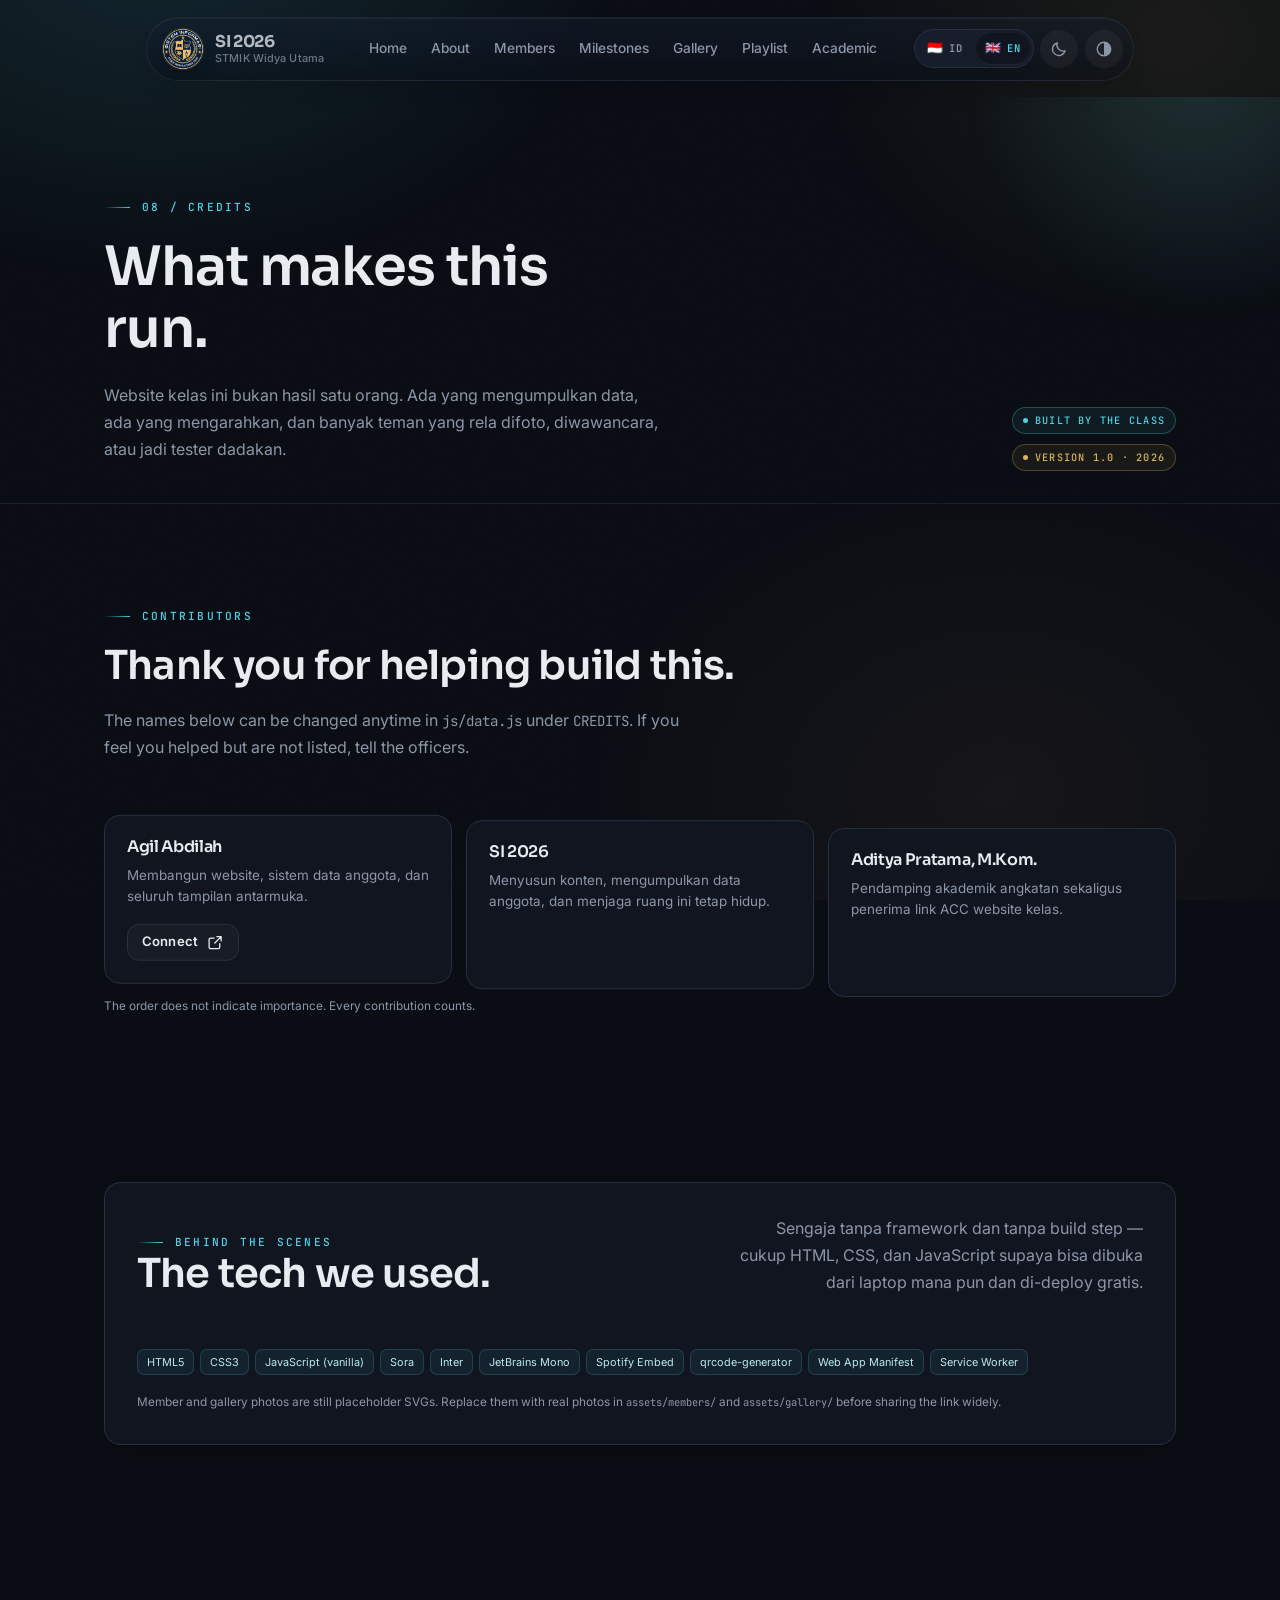
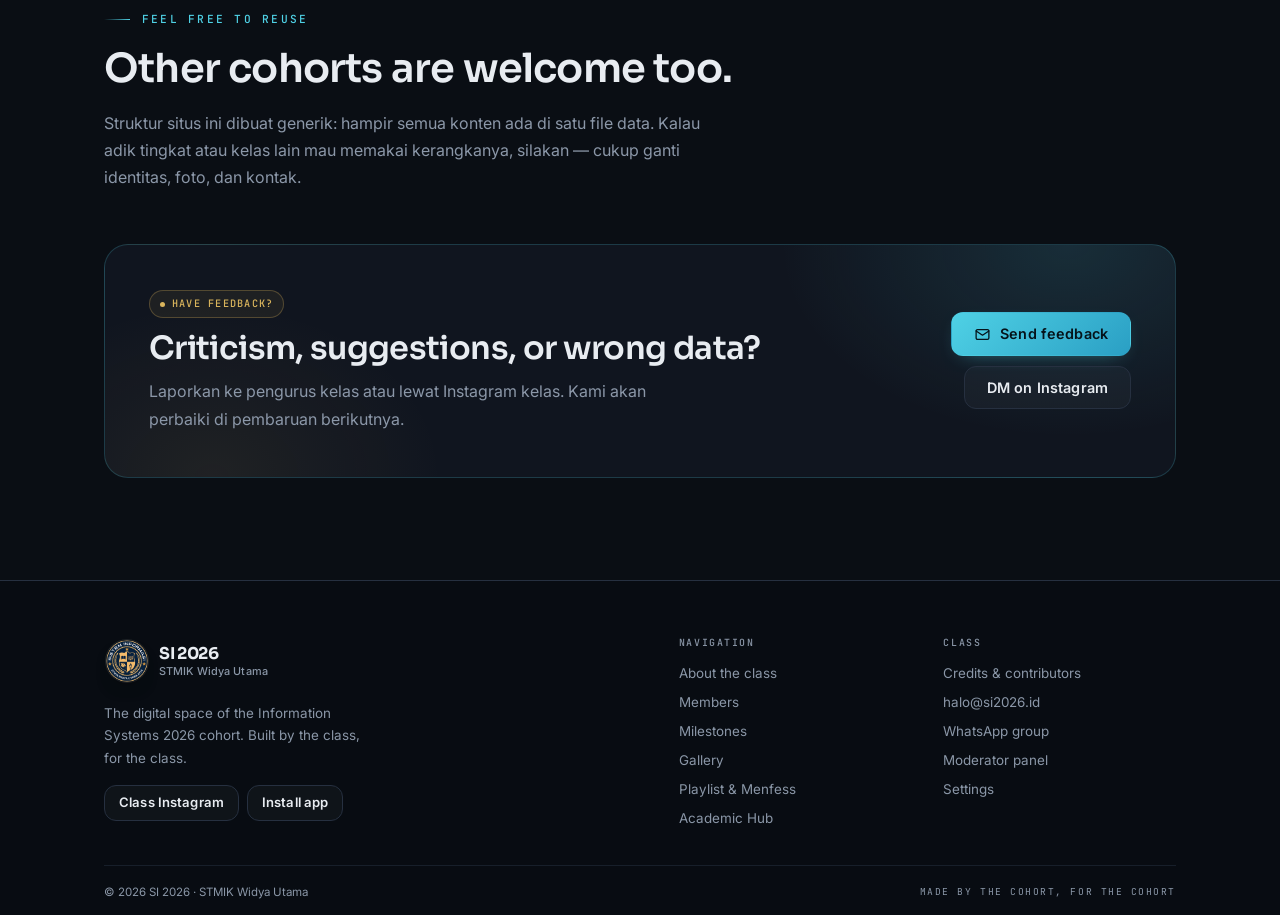
<file: kredit.html>
<!doctype html>
<html lang="id">
<head>
  <meta charset="utf-8">
  <meta name="viewport" content="width=device-width, initial-scale=1">
  <title>Kredit — SI 2026 · STMIK Widya Utama</title>
  <meta name="description" content="Kontributor, teknologi, dan catatan di balik website kelas Sistem Informasi 2026 STMIK Widya Utama.">
  <meta name="theme-color" content="#0A0E14">
  <link rel="canonical" href="https://si2026.vercel.app/kredit.html">
  <link rel="icon" href="assets/icons/favicon-64.png" type="image/png">
  <link rel="apple-touch-icon" href="assets/icons/apple-touch-icon.png">
  <link rel="manifest" href="manifest.webmanifest">
  <meta property="og:type" content="website">
  <meta property="og:site_name" content="SI 2026">
  <meta property="og:title" content="Kredit — SI 2026">
  <meta property="og:description" content="Orang-orang dan teknologi di balik website kelas Sistem Informasi 2026.">
  <meta property="og:image" content="https://si2026.vercel.app/assets/og.png">
  <meta property="og:image:width" content="1200">
  <meta property="og:image:height" content="630">
  <meta property="og:url" content="https://si2026.vercel.app/kredit.html">
  <meta property="og:locale" content="id_ID">
  <meta name="twitter:card" content="summary_large_image">
  <meta name="twitter:image" content="https://si2026.vercel.app/assets/og.png">
  <link rel="preconnect" href="https://fonts.googleapis.com">
  <link rel="preconnect" href="https://fonts.gstatic.com" crossorigin>
  <link href="https://fonts.googleapis.com/css2?family=Inter:wght@400;500;600&family=JetBrains+Mono:wght@400;500&family=Sora:wght@400;500;600;700&display=swap" rel="stylesheet">
  <link rel="stylesheet" href="css/style.css?v=1.4.0">
  <script>
    /* Tema dibaca sebelum render pertama: tanpa flash tema salah. */
    (function () {
      var root = document.documentElement;
      var theme = "dark";
      var lang = "id";
      root.classList.add("js");
      try { theme = localStorage.getItem("si:theme") === "light" ? "light" : "dark"; } catch (e) {}
      root.setAttribute("data-theme", theme);
      try { if (localStorage.getItem("si:contrast") === "high") root.setAttribute("data-contrast", "high"); } catch (e) {}
      try {
        var savedLang = localStorage.getItem("si:lang");
        if (savedLang === "id" || savedLang === "en") lang = savedLang;
        else lang = (navigator.language || navigator.userLanguage || "id").toLowerCase().indexOf("en") === 0 ? "en" : "id";
      } catch (e) {}
      root.setAttribute("lang", lang);
      root.setAttribute("data-lang", lang);
      if (lang === "en") root.classList.add("i18n-pending");
      setTimeout(function () { root.classList.remove("i18n-pending"); }, 1200);
    })();
  </script>
</head>
<body>
  <a class="skip-link" href="#main">Lewati ke konten</a>
  <div class="aurora" aria-hidden="true"></div>
  <div class="noise" aria-hidden="true"></div>

  <header class="site-header">
    <div class="container">
      <nav class="nav" aria-label="Navigasi utama">
        <a class="brand" href="index.html" aria-label="SI 2026 — beranda">
          <img class="brand__mark" src="assets/logo-kelas-sm.png" alt="" width="38" height="38">
          <span class="brand__text"><span class="brand__name">SI 2026</span><span class="brand__sub">STMIK Widya Utama</span></span>
        </a>
        <div class="nav__links">
          <a class="nav__link" href="index.html">Beranda</a>
          <a class="nav__link" href="tentang.html">Tentang</a>
          <a class="nav__link" href="anggota.html">Anggota</a>
          <a class="nav__link" href="milestone.html">Milestone</a>
          <a class="nav__link" href="galeri.html">Galeri</a>
          <a class="nav__link" href="playlist.html">Playlist</a>
          <a class="nav__link" href="akademik.html">Akademik</a>
        </div>
        <div class="nav__actions">
          <div class="lang-switch" data-lang-switch role="group" aria-label="Bahasa">
            <button class="lang-switch__btn" type="button" data-lang-option="id" aria-pressed="true" title="Bahasa Indonesia"><span aria-hidden="true">🇮🇩</span><span class="lang-switch__code">ID</span></button>
            <button class="lang-switch__btn" type="button" data-lang-option="en" aria-pressed="false" title="English"><span aria-hidden="true">🇬🇧</span><span class="lang-switch__code">EN</span></button>
          </div>
          <button class="icon-btn" type="button" data-theme-toggle aria-label="Ganti tema" title="Ganti tema">
            <svg class="theme-icon theme-icon--moon" viewBox="0 0 24 24" fill="none" stroke="currentColor" stroke-width="1.8" stroke-linecap="round" aria-hidden="true"><path d="M20 14.5A8.5 8.5 0 0 1 9.5 4a8.5 8.5 0 1 0 10.5 10.5Z"/></svg>
            <svg class="theme-icon theme-icon--sun" viewBox="0 0 24 24" fill="none" stroke="currentColor" stroke-width="1.8" stroke-linecap="round" aria-hidden="true"><circle cx="12" cy="12" r="4"/><path d="M12 2v2M12 20v2M4.9 4.9l1.4 1.4M17.7 17.7l1.4 1.4M2 12h2M20 12h2M4.9 19.1l1.4-1.4M17.7 6.3l1.4-1.4"/></svg>
          </button>
          <button class="icon-btn" type="button" data-contrast-toggle aria-pressed="false" aria-label="Aktifkan kontras tinggi" title="Kontras tinggi">
            <svg viewBox="0 0 24 24" fill="none" stroke="currentColor" stroke-width="1.8" aria-hidden="true"><circle cx="12" cy="12" r="9"/><path d="M12 3a9 9 0 0 1 0 18Z" fill="currentColor" stroke="none"/></svg>
          </button>
          <a class="btn btn--primary btn--sm nav__cta" href="akademik.html"><span data-icon="shuffle" aria-hidden="true"></span>Acak kelompok</a>
          <button class="icon-btn nav__toggle" type="button" aria-expanded="false" aria-controls="nav-sheet" aria-label="Buka menu">
            <svg class="when-closed" viewBox="0 0 24 24" fill="none" stroke="currentColor" stroke-width="1.8" stroke-linecap="round" aria-hidden="true"><path d="M4 7h16M4 12h16M4 17h16"/></svg>
            <svg class="when-open" viewBox="0 0 24 24" fill="none" stroke="currentColor" stroke-width="1.8" stroke-linecap="round" aria-hidden="true"><path d="M6 6l12 12M18 6 6 18"/></svg>
          </button>
        </div>
        <div class="nav__sheet" id="nav-sheet">
          <a class="nav__link" href="index.html"><span>Beranda</span> <span aria-hidden="true">01</span></a>
          <a class="nav__link" href="tentang.html"><span>Tentang kelas</span> <span aria-hidden="true">02</span></a>
          <a class="nav__link" href="anggota.html"><span>Anggota</span> <span aria-hidden="true">03</span></a>
          <a class="nav__link" href="milestone.html"><span>Milestone</span> <span aria-hidden="true">04</span></a>
          <a class="nav__link" href="galeri.html"><span>Galeri</span> <span aria-hidden="true">05</span></a>
          <a class="nav__link" href="playlist.html"><span>Playlist &amp; Menfess</span> <span aria-hidden="true">06</span></a>
          <a class="nav__link" href="akademik.html"><span>Academic Hub</span> <span aria-hidden="true">07</span></a>
          <a class="nav__link" href="kredit.html" aria-current="page"><span>Kredit</span> <span aria-hidden="true">08</span></a>
        </div>
      </nav>
    </div>
  </header>

  <main id="main">
    <section class="page-hero">
      <div class="container page-hero__grid">
        <div>
          <p class="eyebrow" data-reveal>08 / Kredit</p>
          <h1 class="page-hero__title" data-reveal style="--i:1" data-i18n-html="page.kredit.titleHtml">Yang bikin ini<br>jalan.</h1>
          <p class="page-hero__desc" data-reveal style="--i:2">
            Website kelas ini bukan hasil satu orang. Ada yang mengumpulkan data,
            ada yang mengarahkan, dan banyak teman yang rela difoto, diwawancara,
            atau jadi tester dadakan.
          </p>
        </div>
        <div class="page-hero__meta" data-reveal="right" style="--i:2">
          <span class="badge badge--cyan">Dibangun oleh kelas</span>
          <span class="badge badge--gold">Versi 1.0 · 2026</span>
        </div>
      </div>
    </section>

    <section class="section" aria-labelledby="credits-title">
      <div class="container">
        <div class="section__head" data-reveal>
          <p class="eyebrow">Kontributor</p>
          <h2 class="section__title" id="credits-title">Terima kasih sudah ikut membangun.</h2>
          <p class="section__desc" data-i18n-html="credits.desc">
            Nama di bawah ini bisa diganti kapan saja lewat <code>js/data.js</code> bagian
            <code>CREDITS</code>. Kalau kamu merasa sudah bantu tapi belum tercantum, kabari pengurus.
          </p>
        </div>
        <div class="credits-grid" id="credits-grid"></div>
        <p class="hub-note" style="margin-top:16px;">Urutan tidak menunjukkan tingkat kepentingan. Semua kontribusi dihitung.</p>
      </div>
    </section>

    <section class="section section--tight" aria-labelledby="stack-title">
      <div class="container">
        <div class="panel" data-reveal style="padding:clamp(22px, 3vw, 32px);">
          <div class="section__head section__head--split">
            <div>
              <p class="eyebrow">Di balik layar</p>
              <h2 class="section__title" id="stack-title">Teknologi yang dipakai.</h2>
            </div>
            <p class="section__desc" style="margin:0;">
              Sengaja tanpa framework dan tanpa build step — cukup HTML, CSS, dan JavaScript
              supaya bisa dibuka dari laptop mana pun dan di-deploy gratis.
            </p>
          </div>
          <div class="stack-list" aria-label="Daftar teknologi">
            <span class="chip">HTML5</span>
            <span class="chip">CSS3</span>
            <span class="chip">JavaScript (vanilla)</span>
            <span class="chip">Sora</span>
            <span class="chip">Inter</span>
            <span class="chip">JetBrains Mono</span>
            <span class="chip">Spotify Embed</span>
            <span class="chip">qrcode-generator</span>
            <span class="chip">Web App Manifest</span>
            <span class="chip">Service Worker</span>
          </div>
          <p class="hub-note" style="margin-top:18px;" data-i18n-html="kredit.note">
            Aset foto anggota dan galeri saat ini masih placeholder SVG. Ganti dengan foto asli
            di <code>assets/members/</code> dan <code>assets/gallery/</code> sebelum link dibagikan luas.
          </p>
        </div>
      </div>
    </section>

    <section class="section" aria-labelledby="reuse-title">
      <div class="container">
        <div class="section__head" data-reveal>
          <p class="eyebrow">Boleh dipakai ulang</p>
          <h2 class="section__title" id="reuse-title">Angkatan lain juga boleh.</h2>
          <p class="section__desc">
            Struktur situs ini dibuat generik: hampir semua konten ada di satu file data.
            Kalau adik tingkat atau kelas lain mau memakai kerangkanya, silakan — cukup ganti
            identitas, foto, dan kontak.
          </p>
        </div>
        <div class="cta-band" data-reveal>
          <div>
            <span class="badge badge--gold">Punya masukan?</span>
            <h2 class="cta-band__title">Kritik, saran, atau data yang salah?</h2>
            <p class="cta-band__desc">
              Laporkan ke pengurus kelas atau lewat Instagram kelas. Kami akan perbaiki di
              pembaruan berikutnya.
            </p>
          </div>
          <div class="cta-band__actions">
            <a class="btn btn--primary" href="mailto:halo@si2026.id?subject=Masukan%20website%20SI%202026">
              <span data-icon="mail" aria-hidden="true"></span> Kirim masukan
            </a>
            <a class="btn btn--ghost" href="https://instagram.com/si2026.wu" target="_blank" rel="noopener">DM Instagram</a>
          </div>
        </div>
      </div>
    </section>
  </main>

  <footer class="site-footer">
    <div class="container">
      <div class="footer__grid">
        <div class="footer__brand">
          <a class="brand" href="index.html" aria-label="SI 2026 — beranda">
            <img class="brand__mark" src="assets/logo-kelas-sm.png" alt="" width="38" height="38">
            <span class="brand__text"><span class="brand__name">SI 2026</span><span class="brand__sub">STMIK Widya Utama</span></span>
          </a>
          <p>Ruang digital angkatan Sistem Informasi 2026. Dibangun oleh kelas, untuk kelas.</p>
          <div style="display:flex;flex-wrap:wrap;gap:8px;margin-top:16px;">
            <a class="btn btn--ghost btn--sm" href="https://instagram.com/si2026.wu" target="_blank" rel="noopener">Instagram kelas</a>
            <button class="btn btn--ghost btn--sm" type="button" data-install hidden>Pasang aplikasi</button>
          </div>
        </div>
        <div class="footer__col">
          <h4>Navigasi</h4>
          <div class="footer__links">
            <a href="tentang.html">Tentang kelas</a>
            <a href="anggota.html">Anggota</a>
            <a href="milestone.html">Milestone</a>
            <a href="galeri.html">Galeri</a>
            <a href="playlist.html">Playlist &amp; Menfess</a>
            <a href="akademik.html">Academic Hub</a>
          </div>
        </div>
        <div class="footer__col">
          <h4>Kelas</h4>
          <div class="footer__links">
            <a href="kredit.html">Kredit &amp; kontributor</a>
            <a href="mailto:halo@si2026.id">halo@si2026.id</a>
            <a href="https://chat.whatsapp.com/XXXXXXXXXXXXXX" target="_blank" rel="noopener">Grup WhatsApp</a>
            <a href="admin.html" rel="nofollow">Panel moderator</a>
            <a href="pengaturan.html">Pengaturan</a>
          </div>
        </div>
      </div>
      <div class="footer__bottom">
        <span>© <span data-year>2026</span> SI 2026 · STMIK Widya Utama</span>
        <span class="mono">Dibuat oleh angkatan, untuk angkatan</span>
      </div>
    </div>
  </footer>

  <script src="js/data.js"></script>
  <script src="js/i18n/id.js"></script>
  <script src="js/i18n/en.js"></script>
  <script src="js/i18n/i18n.js"></script>
  <script src="js/app.js"></script>
  <script src="js/theme.js"></script>
  <script src="js/reveal.js"></script>
  <script src="js/router.js"></script>
  <script src="js/kredit.js"></script>
  <script src="js/vendor/react.production.min.js"></script>
  <script src="js/vendor/react-dom.production.min.js"></script>
  <script src="js/vendor/framer-motion.js"></script>
  <script src="js/nav.js"></script>
</body>
</html>
</file>
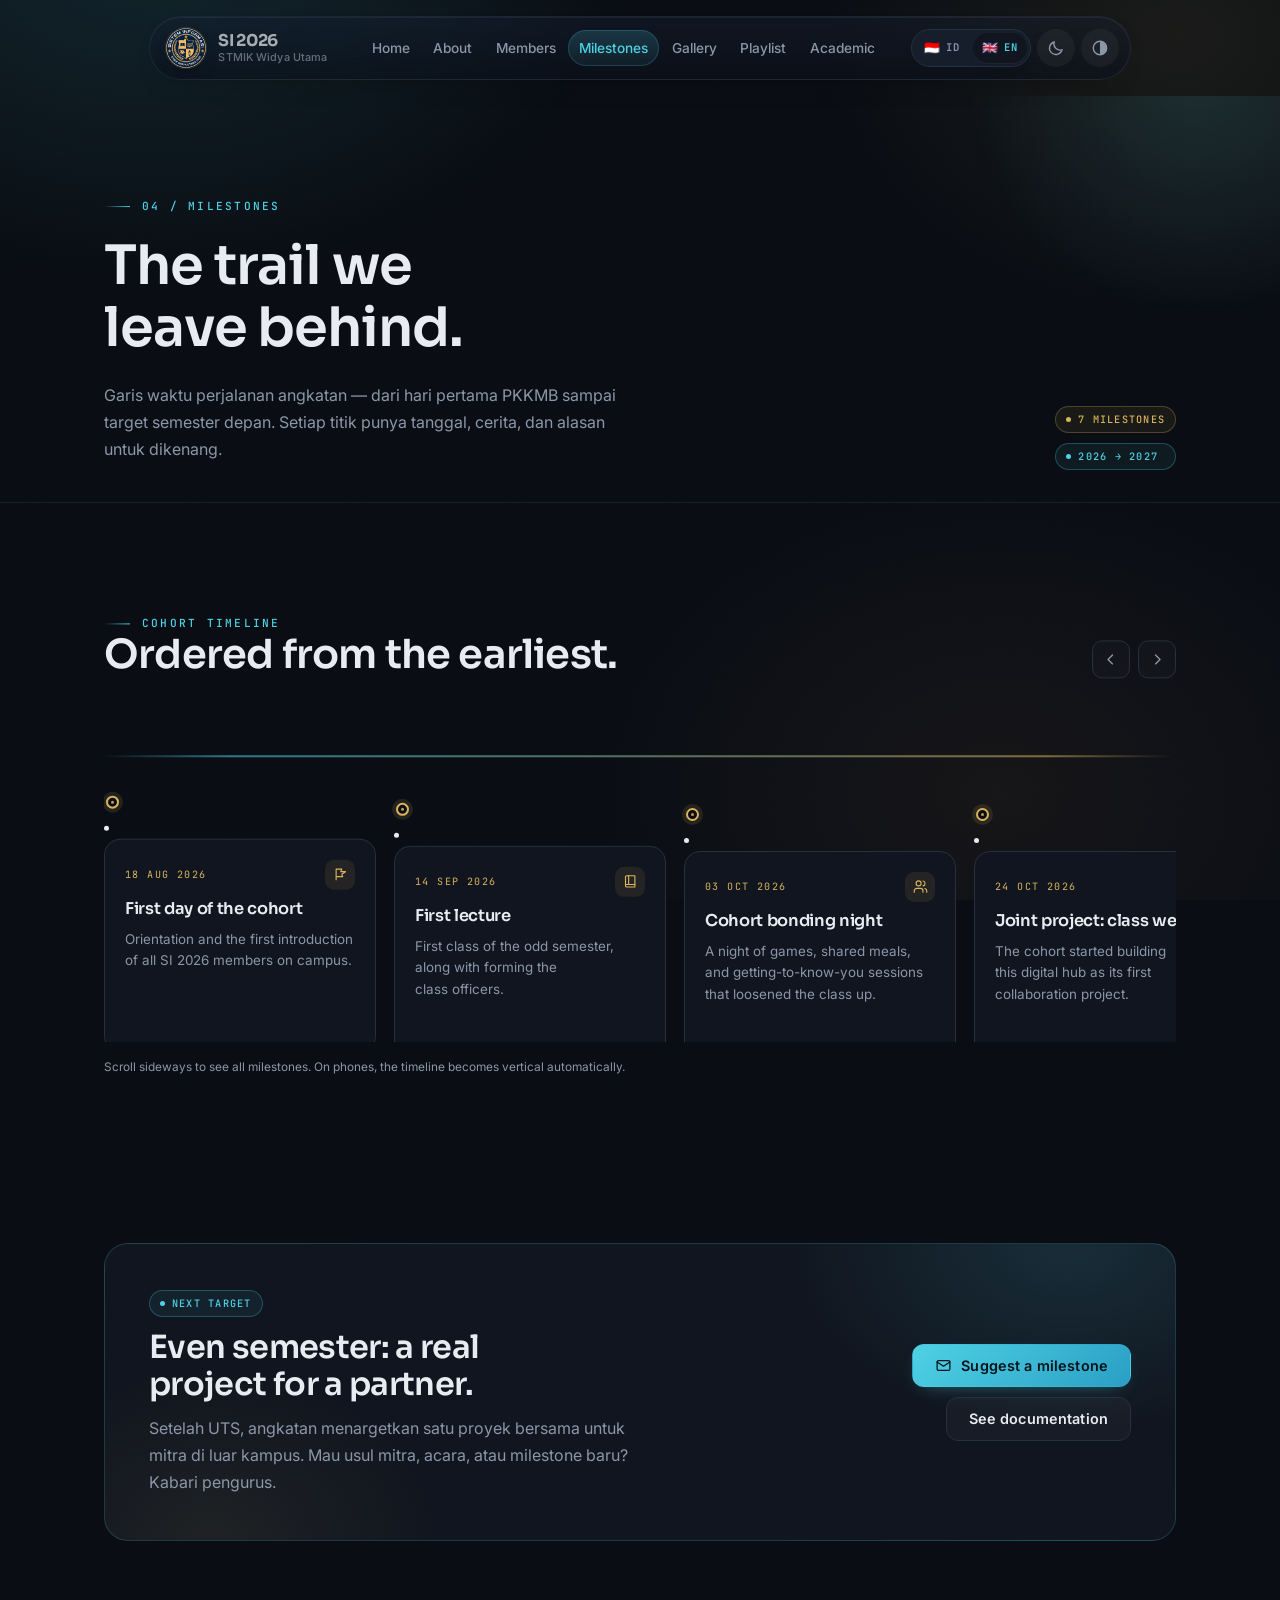
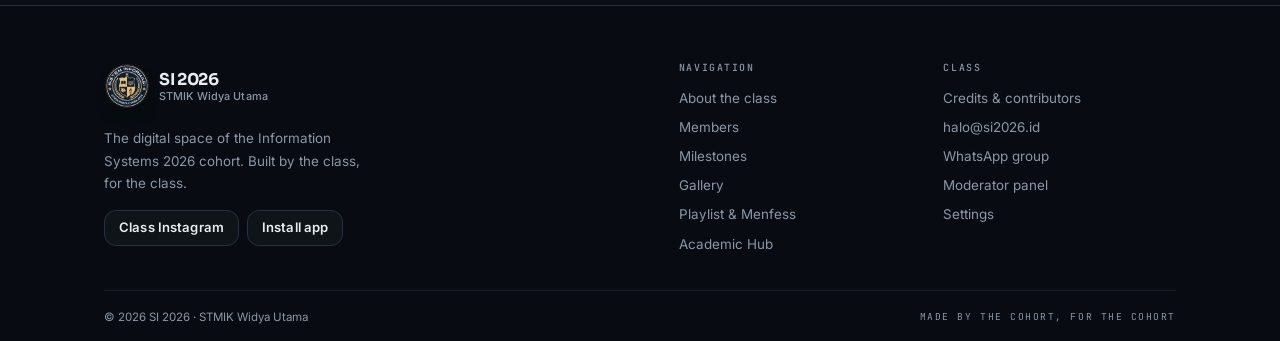
<file: milestone.html>
<!doctype html>
<html lang="id">
<head>
  <meta charset="utf-8">
  <meta name="viewport" content="width=device-width, initial-scale=1">
  <title>Milestone — SI 2026 · STMIK Widya Utama</title>
  <meta name="description" content="Linimasa perjalanan angkatan Sistem Informasi 2026 STMIK Widya Utama: hari pertama, makrab, proyek bersama, hingga target semester depan.">
  <meta name="theme-color" content="#0A0E14">
  <link rel="canonical" href="https://si2026.vercel.app/milestone.html">
  <link rel="icon" href="assets/icons/favicon-64.png" type="image/png">
  <link rel="apple-touch-icon" href="assets/icons/apple-touch-icon.png">
  <link rel="manifest" href="manifest.webmanifest">
  <meta property="og:type" content="website">
  <meta property="og:site_name" content="SI 2026">
  <meta property="og:title" content="Milestone SI 2026 — perjalanan angkatan">
  <meta property="og:description" content="Dari hari pertama sampai target semester depan — linimasa angkatan Sistem Informasi 2026.">
  <meta property="og:image" content="https://si2026.vercel.app/assets/og.png">
  <meta property="og:image:width" content="1200">
  <meta property="og:image:height" content="630">
  <meta property="og:url" content="https://si2026.vercel.app/milestone.html">
  <meta property="og:locale" content="id_ID">
  <meta name="twitter:card" content="summary_large_image">
  <meta name="twitter:image" content="https://si2026.vercel.app/assets/og.png">
  <link rel="preconnect" href="https://fonts.googleapis.com">
  <link rel="preconnect" href="https://fonts.gstatic.com" crossorigin>
  <link href="https://fonts.googleapis.com/css2?family=Inter:wght@400;500;600&family=JetBrains+Mono:wght@400;500&family=Sora:wght@400;500;600;700&display=swap" rel="stylesheet">
  <link rel="stylesheet" href="css/style.css?v=1.4.0">
  <script>
    /* Tema dibaca sebelum render pertama: tanpa flash tema salah. */
    (function () {
      var root = document.documentElement;
      var theme = "dark";
      var lang = "id";
      root.classList.add("js");
      try { theme = localStorage.getItem("si:theme") === "light" ? "light" : "dark"; } catch (e) {}
      root.setAttribute("data-theme", theme);
      try { if (localStorage.getItem("si:contrast") === "high") root.setAttribute("data-contrast", "high"); } catch (e) {}
      try {
        var savedLang = localStorage.getItem("si:lang");
        if (savedLang === "id" || savedLang === "en") lang = savedLang;
        else lang = (navigator.language || navigator.userLanguage || "id").toLowerCase().indexOf("en") === 0 ? "en" : "id";
      } catch (e) {}
      root.setAttribute("lang", lang);
      root.setAttribute("data-lang", lang);
      if (lang === "en") root.classList.add("i18n-pending");
      setTimeout(function () { root.classList.remove("i18n-pending"); }, 1200);
    })();
  </script>
</head>
<body>
  <a class="skip-link" href="#main">Lewati ke konten</a>
  <div class="aurora" aria-hidden="true"></div>
  <div class="noise" aria-hidden="true"></div>

  <header class="site-header">
    <div class="container">
      <nav class="nav" aria-label="Navigasi utama">
        <a class="brand" href="index.html" aria-label="SI 2026 — beranda">
          <img class="brand__mark" src="assets/logo-kelas-sm.png" alt="" width="38" height="38">
          <span class="brand__text"><span class="brand__name">SI 2026</span><span class="brand__sub">STMIK Widya Utama</span></span>
        </a>
        <div class="nav__links">
          <a class="nav__link" href="index.html">Beranda</a>
          <a class="nav__link" href="tentang.html">Tentang</a>
          <a class="nav__link" href="anggota.html">Anggota</a>
          <a class="nav__link" href="milestone.html" aria-current="page">Milestone</a>
          <a class="nav__link" href="galeri.html">Galeri</a>
          <a class="nav__link" href="playlist.html">Playlist</a>
          <a class="nav__link" href="akademik.html">Akademik</a>
        </div>
        <div class="nav__actions">
          <div class="lang-switch" data-lang-switch role="group" aria-label="Bahasa">
            <button class="lang-switch__btn" type="button" data-lang-option="id" aria-pressed="true" title="Bahasa Indonesia"><span aria-hidden="true">🇮🇩</span><span class="lang-switch__code">ID</span></button>
            <button class="lang-switch__btn" type="button" data-lang-option="en" aria-pressed="false" title="English"><span aria-hidden="true">🇬🇧</span><span class="lang-switch__code">EN</span></button>
          </div>
          <button class="icon-btn" type="button" data-theme-toggle aria-label="Ganti tema" title="Ganti tema">
            <svg class="theme-icon theme-icon--moon" viewBox="0 0 24 24" fill="none" stroke="currentColor" stroke-width="1.8" stroke-linecap="round" aria-hidden="true"><path d="M20 14.5A8.5 8.5 0 0 1 9.5 4a8.5 8.5 0 1 0 10.5 10.5Z"/></svg>
            <svg class="theme-icon theme-icon--sun" viewBox="0 0 24 24" fill="none" stroke="currentColor" stroke-width="1.8" stroke-linecap="round" aria-hidden="true"><circle cx="12" cy="12" r="4"/><path d="M12 2v2M12 20v2M4.9 4.9l1.4 1.4M17.7 17.7l1.4 1.4M2 12h2M20 12h2M4.9 19.1l1.4-1.4M17.7 6.3l1.4-1.4"/></svg>
          </button>
          <button class="icon-btn" type="button" data-contrast-toggle aria-pressed="false" aria-label="Aktifkan kontras tinggi" title="Kontras tinggi">
            <svg viewBox="0 0 24 24" fill="none" stroke="currentColor" stroke-width="1.8" aria-hidden="true"><circle cx="12" cy="12" r="9"/><path d="M12 3a9 9 0 0 1 0 18Z" fill="currentColor" stroke="none"/></svg>
          </button>
          <a class="btn btn--primary btn--sm nav__cta" href="akademik.html"><span data-icon="shuffle" aria-hidden="true"></span>Acak kelompok</a>
          <button class="icon-btn nav__toggle" type="button" aria-expanded="false" aria-controls="nav-sheet" aria-label="Buka menu">
            <svg class="when-closed" viewBox="0 0 24 24" fill="none" stroke="currentColor" stroke-width="1.8" stroke-linecap="round" aria-hidden="true"><path d="M4 7h16M4 12h16M4 17h16"/></svg>
            <svg class="when-open" viewBox="0 0 24 24" fill="none" stroke="currentColor" stroke-width="1.8" stroke-linecap="round" aria-hidden="true"><path d="M6 6l12 12M18 6 6 18"/></svg>
          </button>
        </div>
        <div class="nav__sheet" id="nav-sheet">
          <a class="nav__link" href="index.html"><span>Beranda</span> <span aria-hidden="true">01</span></a>
          <a class="nav__link" href="tentang.html"><span>Tentang kelas</span> <span aria-hidden="true">02</span></a>
          <a class="nav__link" href="anggota.html"><span>Anggota</span> <span aria-hidden="true">03</span></a>
          <a class="nav__link" href="milestone.html" aria-current="page"><span>Milestone</span> <span aria-hidden="true">04</span></a>
          <a class="nav__link" href="galeri.html"><span>Galeri</span> <span aria-hidden="true">05</span></a>
          <a class="nav__link" href="playlist.html"><span>Playlist &amp; Menfess</span> <span aria-hidden="true">06</span></a>
          <a class="nav__link" href="akademik.html"><span>Academic Hub</span> <span aria-hidden="true">07</span></a>
          <a class="nav__link" href="kredit.html"><span>Kredit</span> <span aria-hidden="true">08</span></a>
          <a class="nav__link" href="pengaturan.html"><span>Pengaturan</span> <span aria-hidden="true">09</span></a>
        </div>
      </nav>
    </div>
  </header>

  <main id="main">
    <section class="page-hero">
      <div class="container page-hero__grid">
        <div>
          <p class="eyebrow" data-reveal>04 / Milestone</p>
          <h1 class="page-hero__title" data-reveal style="--i:1" data-i18n-html="page.milestone.titleHtml">Jejak yang kita<br>tinggalkan.</h1>
          <p class="page-hero__desc" data-reveal style="--i:2">
            Garis waktu perjalanan angkatan — dari hari pertama PKKMB sampai target
            semester depan. Setiap titik punya tanggal, cerita, dan alasan untuk dikenang.
          </p>
        </div>
        <div class="page-hero__meta" data-reveal="right" style="--i:2">
          <span class="badge badge--gold"><span id="milestone-count">7</span> milestone</span>
          <span class="badge badge--cyan">2026 → 2027</span>
        </div>
      </div>
    </section>

    <section class="section" aria-labelledby="timeline-title">
      <div class="container">
        <div class="section__head section__head--split" data-reveal>
          <div>
            <p class="eyebrow">Linimasa angkatan</p>
            <h2 class="section__title" id="timeline-title">Urut dari yang paling awal.</h2>
          </div>
          <div style="display:flex;gap:8px;justify-content:flex-end;flex-wrap:wrap;">
            <button class="icon-btn" type="button" id="tl-prev" aria-label="Geser ke milestone sebelumnya">
              <svg viewBox="0 0 24 24" fill="none" stroke="currentColor" stroke-width="1.8" stroke-linecap="round" stroke-linejoin="round" aria-hidden="true"><path d="m14 6-6 6 6 6"/></svg>
            </button>
            <button class="icon-btn" type="button" id="tl-next" aria-label="Geser ke milestone berikutnya">
              <svg viewBox="0 0 24 24" fill="none" stroke="currentColor" stroke-width="1.8" stroke-linecap="round" stroke-linejoin="round" aria-hidden="true"><path d="m10 6 6 6-6 6"/></svg>
            </button>
          </div>
        </div>

        <div class="timeline" data-reveal>
          <div class="timeline__rail" id="timeline-rail" tabindex="0" aria-label="Linimasa milestone, bisa digeser horizontal"></div>
        </div>

        <p class="hub-note" style="margin-top:18px;">Geser ke samping untuk melihat semua milestone. Di HP, linimasa otomatis jadi vertikal.</p>
      </div>
    </section>

    <section class="section section--tight" aria-labelledby="next-title">
      <div class="container">
        <div class="cta-band" data-reveal>
          <div>
            <span class="badge badge--cyan">Target berikutnya</span>
            <h2 class="cta-band__title" id="next-title">Semester genap: proyek nyata untuk mitra.</h2>
            <p class="cta-band__desc">
              Setelah UTS, angkatan menargetkan satu proyek bersama untuk mitra di luar
              kampus. Mau usul mitra, acara, atau milestone baru? Kabari pengurus.
            </p>
          </div>
          <div class="cta-band__actions">
            <a class="btn btn--primary" href="mailto:halo@si2026.id?subject=Usulan%20milestone%20SI%202026">
              <span data-icon="mail" aria-hidden="true"></span> Usul milestone
            </a>
            <a class="btn btn--ghost" href="galeri.html">Lihat dokumentasi</a>
          </div>
        </div>
      </div>
    </section>
  </main>

  <footer class="site-footer">
    <div class="container">
      <div class="footer__grid">
        <div class="footer__brand">
          <a class="brand" href="index.html" aria-label="SI 2026 — beranda">
            <img class="brand__mark" src="assets/logo-kelas-sm.png" alt="" width="38" height="38">
            <span class="brand__text"><span class="brand__name">SI 2026</span><span class="brand__sub">STMIK Widya Utama</span></span>
          </a>
          <p>Ruang digital angkatan Sistem Informasi 2026. Dibangun oleh kelas, untuk kelas.</p>
          <div style="display:flex;flex-wrap:wrap;gap:8px;margin-top:16px;">
            <a class="btn btn--ghost btn--sm" href="https://instagram.com/si2026.wu" target="_blank" rel="noopener">Instagram kelas</a>
            <button class="btn btn--ghost btn--sm" type="button" data-install hidden>Pasang aplikasi</button>
          </div>
        </div>
        <div class="footer__col">
          <h4>Navigasi</h4>
          <div class="footer__links">
            <a href="tentang.html">Tentang kelas</a>
            <a href="anggota.html">Anggota</a>
            <a href="milestone.html">Milestone</a>
            <a href="galeri.html">Galeri</a>
            <a href="playlist.html">Playlist &amp; Menfess</a>
            <a href="akademik.html">Academic Hub</a>
          </div>
        </div>
        <div class="footer__col">
          <h4>Kelas</h4>
          <div class="footer__links">
            <a href="kredit.html">Kredit &amp; kontributor</a>
            <a href="mailto:halo@si2026.id">halo@si2026.id</a>
            <a href="https://chat.whatsapp.com/XXXXXXXXXXXXXX" target="_blank" rel="noopener">Grup WhatsApp</a>
            <a href="admin.html" rel="nofollow">Panel moderator</a>
            <a href="pengaturan.html">Pengaturan</a>
          </div>
        </div>
      </div>
      <div class="footer__bottom">
        <span>© <span data-year>2026</span> SI 2026 · STMIK Widya Utama</span>
        <span class="mono">Dibuat oleh angkatan, untuk angkatan</span>
      </div>
    </div>
  </footer>

  <script src="js/data.js"></script>
  <script src="js/i18n/id.js"></script>
  <script src="js/i18n/en.js"></script>
  <script src="js/i18n/i18n.js"></script>
  <script src="js/app.js"></script>
  <script src="js/theme.js"></script>
  <script src="js/reveal.js"></script>
  <script src="js/router.js"></script>
  <script src="js/milestone.js"></script>
  <script src="js/vendor/react.production.min.js"></script>
  <script src="js/vendor/react-dom.production.min.js"></script>
  <script src="js/vendor/framer-motion.js"></script>
  <script src="js/nav.js"></script>
</body>
</html>
</file>
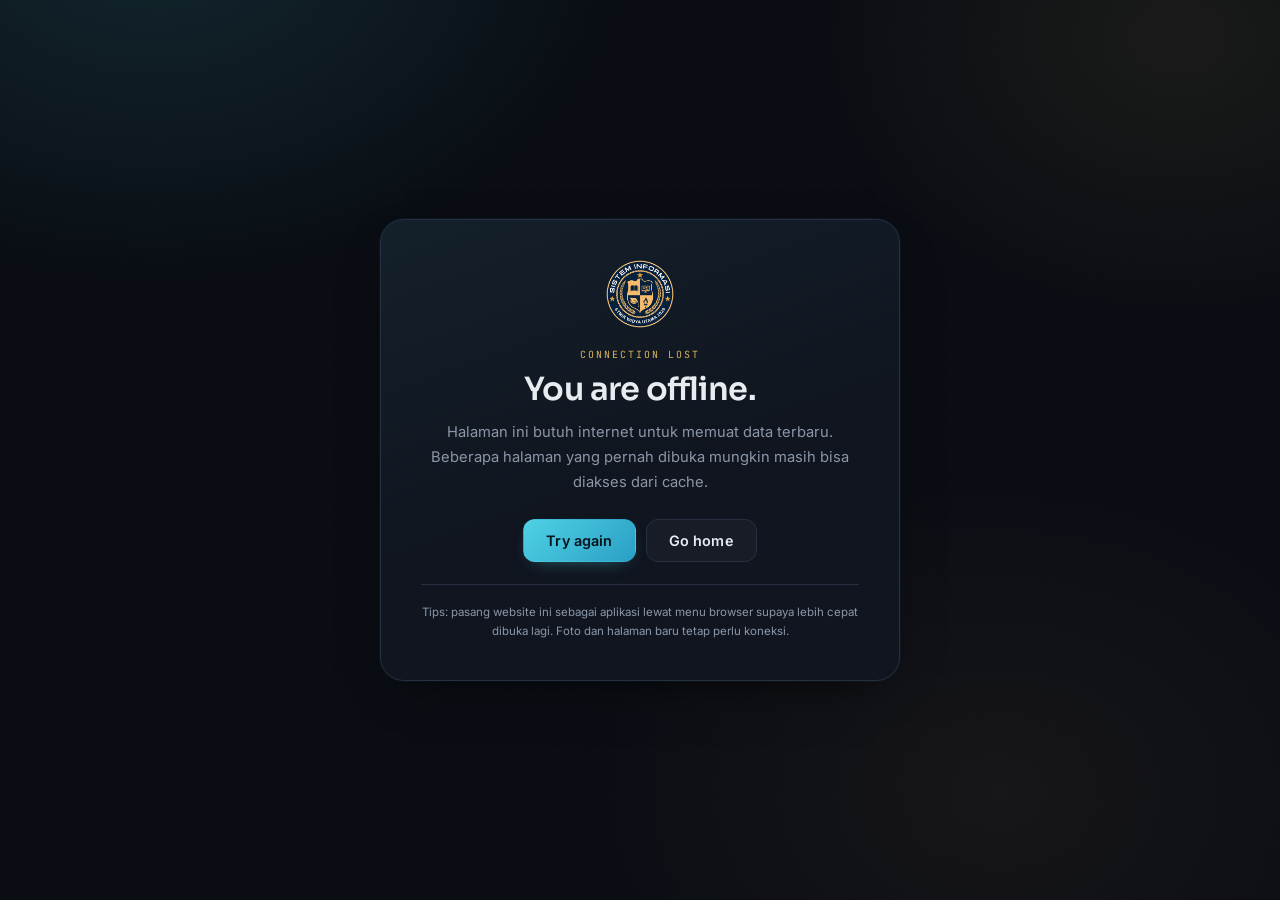
<file: offline.html>
<!doctype html>
<html lang="id">
<head>
  <meta charset="utf-8">
  <meta name="viewport" content="width=device-width, initial-scale=1">
  <title>Sedang offline — SI 2026</title>
  <meta name="description" content="Halaman offline website kelas Sistem Informasi 2026.">
  <meta name="robots" content="noindex">
  <meta name="theme-color" content="#0A0E14">
  <link rel="icon" href="assets/icons/favicon-64.png" type="image/png">
  <link rel="manifest" href="manifest.webmanifest">
  <link rel="preconnect" href="https://fonts.googleapis.com">
  <link rel="preconnect" href="https://fonts.gstatic.com" crossorigin>
  <link href="https://fonts.googleapis.com/css2?family=Inter:wght@400;500;600&family=JetBrains+Mono:wght@400;500&family=Sora:wght@400;500;600;700&display=swap" rel="stylesheet">
  <link rel="stylesheet" href="css/style.css?v=1.4.0">
  <script>
    /* Halaman offline tetap mengikuti preferensi tema dan kontras tersimpan. */
    (function () {
      var root = document.documentElement;
      var meta = document.querySelector('meta[name="theme-color"]');
      var theme = "dark";
      var lang = "id";
      try { theme = localStorage.getItem("si:theme") === "light" ? "light" : "dark"; } catch (e) {}
      root.setAttribute("data-theme", theme);
      try { if (localStorage.getItem("si:contrast") === "high") root.setAttribute("data-contrast", "high"); } catch (e) {}
      try {
        var savedLang = localStorage.getItem("si:lang");
        if (savedLang === "id" || savedLang === "en") lang = savedLang;
        else lang = (navigator.language || navigator.userLanguage || "id").toLowerCase().indexOf("en") === 0 ? "en" : "id";
      } catch (e) {}
      root.setAttribute("lang", lang);
      root.setAttribute("data-lang", lang);
      if (lang === "en") root.classList.add("i18n-pending");
      setTimeout(function () { root.classList.remove("i18n-pending"); }, 1200);
      if (meta) meta.setAttribute("content", theme === "light" ? "#F4F6F8" : "#0A0E14");
    })();
  </script>
  <style>
    .offline { min-height: 100vh; display: grid; place-items: center; padding: 24px; }
    .offline__card { width: min(520px, 100%); padding: clamp(26px, 5vw, 40px); border-radius: 24px; border: 1px solid var(--border-soft); background: linear-gradient(160deg, rgba(79, 209, 229, 0.06), transparent 55%), var(--bg-panel); box-shadow: var(--shadow-2); text-align: center; }
    .offline__mark { width: 68px; height: 68px; margin: 0 auto 20px; }
    .offline__code { font-family: var(--font-mono); font-size: 0.62rem; letter-spacing: 0.2em; text-transform: uppercase; color: var(--accent-gold); }
    .offline__title { font-size: clamp(1.5rem, 4vw, 2rem); margin-top: 8px; }
    .offline__desc { margin-top: 12px; color: var(--text-muted); font-size: 0.92rem; line-height: 1.7; }
    .offline__actions { display: flex; flex-wrap: wrap; gap: 10px; justify-content: center; margin-top: 24px; }
    .offline__hint { margin-top: 22px; padding-top: 18px; border-top: 1px solid var(--border-soft); font-size: 0.72rem; line-height: 1.6; color: var(--text-muted); }
  </style>
</head>
<body>
  <div class="aurora" aria-hidden="true"></div>
  <div class="noise" aria-hidden="true"></div>
  <main class="offline">
    <div class="offline__card">
      <img class="offline__mark" src="assets/logo-kelas-sm.png" alt="" width="68" height="68">
      <p class="offline__code">Koneksi terputus</p>
      <h1 class="offline__title">Kamu sedang offline.</h1>
      <p class="offline__desc">
        Halaman ini butuh internet untuk memuat data terbaru. Beberapa halaman yang
        pernah dibuka mungkin masih bisa diakses dari cache.
      </p>
      <div class="offline__actions">
        <button class="btn btn--primary" type="button" onclick="location.reload()">Coba lagi</button>
        <a class="btn btn--ghost" href="index.html">Ke beranda</a>
      </div>
      <p class="offline__hint">
        Tips: pasang website ini sebagai aplikasi lewat menu browser supaya lebih cepat
        dibuka lagi. Foto dan halaman baru tetap perlu koneksi.
      </p>
    </div>
  </main>
  <script src="js/i18n/id.js"></script>
  <script src="js/i18n/en.js"></script>
  <script src="js/i18n/i18n.js"></script>
  <script src="js/theme.js"></script>
</body>
</html>
</file>
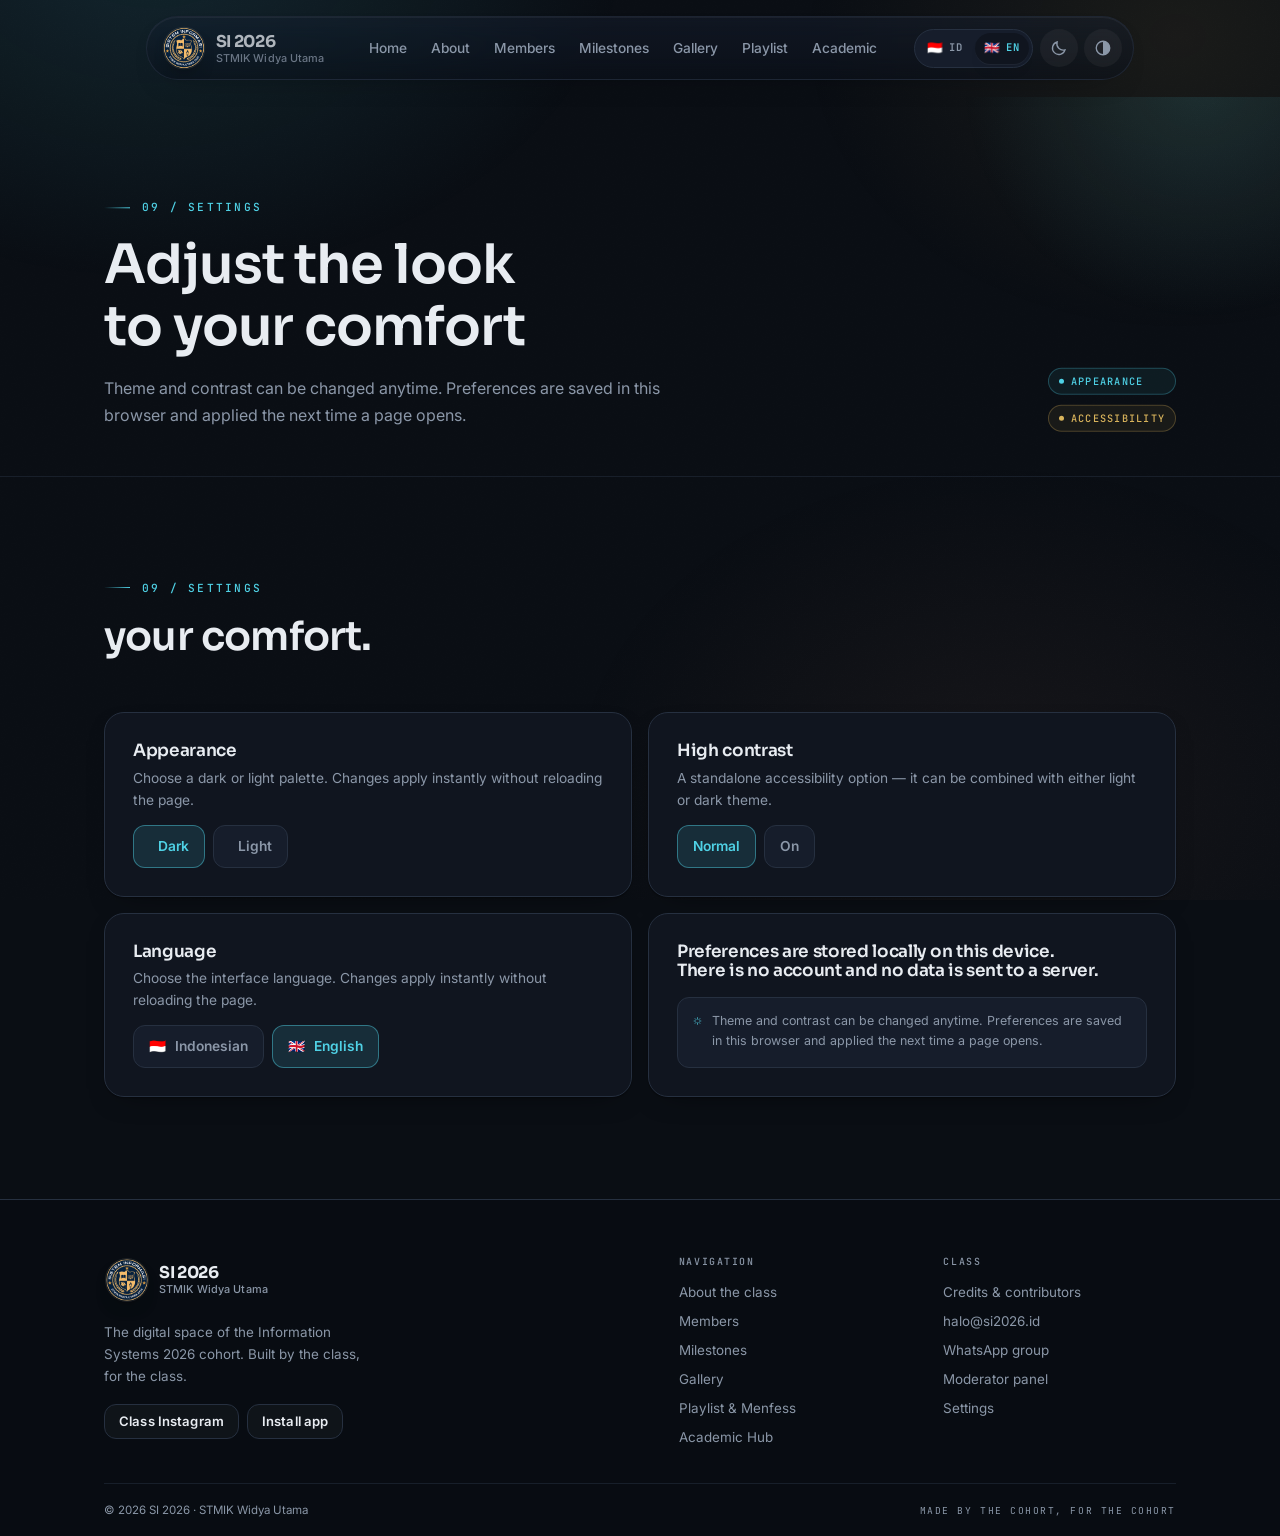
<file: pengaturan.html>
<!doctype html>
<html lang="id">
<head>
  <meta charset="utf-8">
  <meta name="viewport" content="width=device-width, initial-scale=1">
  <title>Pengaturan — SI 2026 · STMIK Widya Utama</title>
  <meta name="description" content="Atur tema gelap/terang, bahasa Indonesia/Inggris, dan kontras tinggi untuk website SI 2026.">
  <meta name="theme-color" content="#0A0E14">
  <link rel="canonical" href="https://si2026.vercel.app/pengaturan.html">
  <link rel="icon" href="assets/icons/favicon-64.png" type="image/png">
  <link rel="apple-touch-icon" href="assets/icons/apple-touch-icon.png">
  <link rel="manifest" href="manifest.webmanifest">
  <meta property="og:type" content="website">
  <meta property="og:site_name" content="SI 2026">
  <meta property="og:title" content="Pengaturan — SI 2026">
  <meta property="og:description" content="Tema, bahasa, dan kontras sesuai kenyamananmu.">
  <meta property="og:image" content="https://si2026.vercel.app/assets/og.png">
  <meta property="og:image:width" content="1200">
  <meta property="og:image:height" content="630">
  <meta property="og:url" content="https://si2026.vercel.app/pengaturan.html">
  <meta property="og:locale" content="id_ID">
  <meta name="twitter:card" content="summary_large_image">
  <meta name="twitter:image" content="https://si2026.vercel.app/assets/og.png">
  <link rel="preconnect" href="https://fonts.googleapis.com">
  <link rel="preconnect" href="https://fonts.gstatic.com" crossorigin>
  <link href="https://fonts.googleapis.com/css2?family=Inter:wght@400;500;600&family=JetBrains+Mono:wght@400;500&family=Sora:wght@400;500;600;700&display=swap" rel="stylesheet">
  <link rel="stylesheet" href="css/style.css?v=1.4.0">
  <script>
    /* Tema dibaca sebelum render pertama: tanpa flash tema salah. */
    (function () {
      var root = document.documentElement;
      var theme = "dark";
      var lang = "id";
      root.classList.add("js");
      try { theme = localStorage.getItem("si:theme") === "light" ? "light" : "dark"; } catch (e) {}
      root.setAttribute("data-theme", theme);
      try { if (localStorage.getItem("si:contrast") === "high") root.setAttribute("data-contrast", "high"); } catch (e) {}
      try {
        var savedLang = localStorage.getItem("si:lang");
        if (savedLang === "id" || savedLang === "en") lang = savedLang;
        else lang = (navigator.language || navigator.userLanguage || "id").toLowerCase().indexOf("en") === 0 ? "en" : "id";
      } catch (e) {}
      root.setAttribute("lang", lang);
      root.setAttribute("data-lang", lang);
      if (lang === "en") root.classList.add("i18n-pending");
      setTimeout(function () { root.classList.remove("i18n-pending"); }, 1200);
    })();
  </script>
</head>
<body class="settings-page">
  <a class="skip-link" href="#main">Lewati ke konten</a>
  <div class="aurora" aria-hidden="true"></div>
  <div class="noise" aria-hidden="true"></div>

  <header class="site-header">
    <div class="container">
      <nav class="nav" aria-label="Navigasi utama">
        <a class="brand" href="index.html" aria-label="SI 2026 — beranda">
          <img class="brand__mark" src="assets/logo-kelas-sm.png" alt="" width="38" height="38">
          <span class="brand__text">
            <span class="brand__name">SI 2026</span>
            <span class="brand__sub">STMIK Widya Utama</span>
          </span>
        </a>
        <div class="nav__links">
          <a class="nav__link" href="index.html">Beranda</a>
          <a class="nav__link" href="tentang.html">Tentang</a>
          <a class="nav__link" href="anggota.html">Anggota</a>
          <a class="nav__link" href="milestone.html">Milestone</a>
          <a class="nav__link" href="galeri.html">Galeri</a>
          <a class="nav__link" href="playlist.html">Playlist</a>
          <a class="nav__link" href="akademik.html">Akademik</a>
        </div>
        <div class="nav__actions">
          <div class="lang-switch" data-lang-switch role="group" aria-label="Bahasa">
            <button class="lang-switch__btn" type="button" data-lang-option="id" aria-pressed="true" title="Bahasa Indonesia"><span aria-hidden="true">🇮🇩</span><span class="lang-switch__code">ID</span></button>
            <button class="lang-switch__btn" type="button" data-lang-option="en" aria-pressed="false" title="English"><span aria-hidden="true">🇬🇧</span><span class="lang-switch__code">EN</span></button>
          </div>
          <button class="icon-btn" type="button" data-theme-toggle aria-label="Ganti tema" title="Ganti tema">
            <svg class="theme-icon theme-icon--moon" viewBox="0 0 24 24" fill="none" stroke="currentColor" stroke-width="1.8" stroke-linecap="round" aria-hidden="true"><path d="M20 14.5A8.5 8.5 0 0 1 9.5 4a8.5 8.5 0 1 0 10.5 10.5Z"/></svg>
            <svg class="theme-icon theme-icon--sun" viewBox="0 0 24 24" fill="none" stroke="currentColor" stroke-width="1.8" stroke-linecap="round" aria-hidden="true"><circle cx="12" cy="12" r="4"/><path d="M12 2v2M12 20v2M4.9 4.9l1.4 1.4M17.7 17.7l1.4 1.4M2 12h2M20 12h2M4.9 19.1l1.4-1.4M17.7 6.3l1.4-1.4"/></svg>
          </button>
          <button class="icon-btn" type="button" data-contrast-toggle aria-pressed="false" aria-label="Aktifkan kontras tinggi" title="Kontras tinggi">
            <svg viewBox="0 0 24 24" fill="none" stroke="currentColor" stroke-width="1.8" aria-hidden="true"><circle cx="12" cy="12" r="9"/><path d="M12 3a9 9 0 0 1 0 18Z" fill="currentColor" stroke="none"/></svg>
          </button>
          <a class="btn btn--primary btn--sm nav__cta" href="akademik.html"><span data-icon="shuffle" aria-hidden="true"></span><span>Acak kelompok</span></a>
          <button class="icon-btn nav__toggle" type="button" aria-expanded="false" aria-controls="nav-sheet" aria-label="Buka menu">
            <svg class="when-closed" viewBox="0 0 24 24" fill="none" stroke="currentColor" stroke-width="1.8" stroke-linecap="round" aria-hidden="true"><path d="M4 7h16M4 12h16M4 17h16"/></svg>
            <svg class="when-open" viewBox="0 0 24 24" fill="none" stroke="currentColor" stroke-width="1.8" stroke-linecap="round" aria-hidden="true"><path d="M6 6l12 12M18 6 6 18"/></svg>
          </button>
        </div>
        <div class="nav__sheet" id="nav-sheet">
          <a class="nav__link" href="index.html"><span>Beranda</span> <span aria-hidden="true">01</span></a>
          <a class="nav__link" href="tentang.html"><span>Tentang kelas</span> <span aria-hidden="true">02</span></a>
          <a class="nav__link" href="anggota.html"><span>Anggota</span> <span aria-hidden="true">03</span></a>
          <a class="nav__link" href="milestone.html"><span>Milestone</span> <span aria-hidden="true">04</span></a>
          <a class="nav__link" href="galeri.html"><span>Galeri</span> <span aria-hidden="true">05</span></a>
          <a class="nav__link" href="playlist.html"><span>Playlist &amp; Menfess</span> <span aria-hidden="true">06</span></a>
          <a class="nav__link" href="akademik.html"><span>Academic Hub</span> <span aria-hidden="true">07</span></a>
          <a class="nav__link" href="kredit.html"><span>Kredit</span> <span aria-hidden="true">08</span></a>
          <a class="nav__link" href="pengaturan.html" aria-current="page"><span>Pengaturan</span> <span aria-hidden="true">09</span></a>
        </div>
      </nav>
    </div>
  </header>

  <main id="main">
    <section class="page-hero">
      <div class="container page-hero__grid">
        <div>
          <p class="eyebrow">09 / Pengaturan</p>
          <h1 class="page-hero__title">Atur tampilan sesuai</h1>
          <p class="page-hero__desc">Tema dan kontras bisa diubah kapan saja. Preferensi disimpan di browser ini dan langsung dipakai saat halaman dibuka berikutnya.</p>
        </div>
        <div class="page-hero__meta">
          <span class="badge badge--cyan">Tampilan</span>
          <span class="badge badge--gold">Aksesibilitas</span>
        </div>
      </div>
    </section>

    <section class="section" aria-labelledby="preferences-title">
      <div class="container">
        <div class="section__head" data-reveal>
          <p class="eyebrow">09 / Pengaturan</p>
          <h2 class="section__title" id="preferences-title">kenyamananmu.</h2>
        </div>
        <div class="settings-grid" data-reveal-group>
          <article class="setting-card" data-reveal>
            <div class="setting-card__head">
              <h3 class="setting-card__title">Tampilan</h3>
              <p class="setting-card__desc">Pilih palet gelap atau terang. Perubahan langsung diterapkan tanpa memuat ulang halaman.</p>
            </div>
            <div class="setting-options" role="group" aria-label="Tema">
              <button class="setting-option" type="button" data-setting-theme="dark"><span data-icon="spark" aria-hidden="true"></span><span>Gelap</span></button>
              <button class="setting-option" type="button" data-setting-theme="light"><span data-icon="spark" aria-hidden="true"></span><span>Terang</span></button>
            </div>
          </article>

          <article class="setting-card" data-reveal>
            <div class="setting-card__head">
              <h3 class="setting-card__title">Kontras tinggi</h3>
              <p class="setting-card__desc">Opsi aksesibilitas yang berdiri sendiri — bisa digabung dengan tema terang maupun gelap.</p>
            </div>
            <div class="setting-options" role="group" aria-label="Kontras">
              <button class="setting-option" type="button" data-setting-contrast="normal"><span>Normal</span></button>
              <button class="setting-option" type="button" data-setting-contrast="high"><span>Aktif</span></button>
            </div>
          </article>

          <article class="setting-card" data-reveal>
            <div class="setting-card__head">
              <h3 class="setting-card__title">Bahasa</h3>
              <p class="setting-card__desc">Pilih bahasa antarmuka. Perubahan langsung diterapkan tanpa memuat ulang halaman.</p>
            </div>
            <div class="setting-options" role="group" aria-label="Bahasa antarmuka">
              <button class="setting-option" type="button" data-lang-option="id"><span aria-hidden="true">🇮🇩</span><span>Indonesia</span></button>
              <button class="setting-option" type="button" data-lang-option="en"><span aria-hidden="true">🇬🇧</span><span>English</span></button>
            </div>
          </article>

          <article class="setting-card" data-reveal>
            <div class="setting-card__head">
              <h3 class="setting-card__title">Preferensi tersimpan lokal di perangkat ini. Tidak ada akun dan tidak ada data yang dikirim ke server.</h3>
            </div>
            <div class="setting-note">
              <span data-icon="spark" aria-hidden="true"></span>
              <p>Tema dan kontras bisa diubah kapan saja. Preferensi disimpan di browser ini dan langsung dipakai saat halaman dibuka berikutnya.</p>
            </div>
          </article>
        </div>
      </div>
    </section>
  </main>

  <footer class="site-footer">
    <div class="container">
      <div class="footer__grid">
        <div class="footer__brand">
          <a class="brand" href="index.html" aria-label="SI 2026 — beranda">
            <img class="brand__mark" src="assets/logo-kelas-sm.png" alt="" width="38" height="38">
            <span class="brand__text">
              <span class="brand__name">SI 2026</span>
              <span class="brand__sub">STMIK Widya Utama</span>
            </span>
          </a>
          <p>Ruang digital angkatan Sistem Informasi 2026. Dibangun oleh kelas, untuk kelas.</p>
          <div style="display:flex;flex-wrap:wrap;gap:8px;margin-top:16px;">
            <a class="btn btn--ghost btn--sm" href="https://instagram.com/si2026.wu" target="_blank" rel="noopener">Instagram kelas</a>
            <button class="btn btn--ghost btn--sm" type="button" data-install hidden>Pasang aplikasi</button>
          </div>
        </div>
        <div class="footer__col">
          <h4>Navigasi</h4>
          <div class="footer__links">
            <a href="tentang.html">Tentang kelas</a>
            <a href="anggota.html">Anggota</a>
            <a href="milestone.html">Milestone</a>
            <a href="galeri.html">Galeri</a>
            <a href="playlist.html">Playlist &amp; Menfess</a>
            <a href="akademik.html">Academic Hub</a>
          </div>
        </div>
        <div class="footer__col">
          <h4>Kelas</h4>
          <div class="footer__links">
            <a href="kredit.html">Kredit &amp; kontributor</a>
            <a href="mailto:halo@si2026.id">halo@si2026.id</a>
            <a href="https://chat.whatsapp.com/XXXXXXXXXXXXXX" target="_blank" rel="noopener">Grup WhatsApp</a>
            <a href="admin.html" rel="nofollow">Panel moderator</a>
            <a href="pengaturan.html">Pengaturan</a>
          </div>
        </div>
      </div>
      <div class="footer__bottom">
        <span>© <span data-year>2026</span> SI 2026 · STMIK Widya Utama</span>
        <span class="mono">Dibuat oleh angkatan, untuk angkatan</span>
      </div>
    </div>
  </footer>

  <script src="js/vendor/react.production.min.js"></script>
  <script src="js/vendor/react-dom.production.min.js"></script>
  <script src="js/vendor/framer-motion.js"></script>
  <script src="js/data.js"></script>
  <script src="js/i18n/id.js"></script>
  <script src="js/i18n/en.js"></script>
  <script src="js/i18n/i18n.js"></script>
  <script src="js/app.js"></script>
  <script src="js/theme.js"></script>
  <script src="js/reveal.js"></script>
  <script src="js/router.js"></script>
  <script src="js/nav.js"></script>
</body>
</html>
</file>
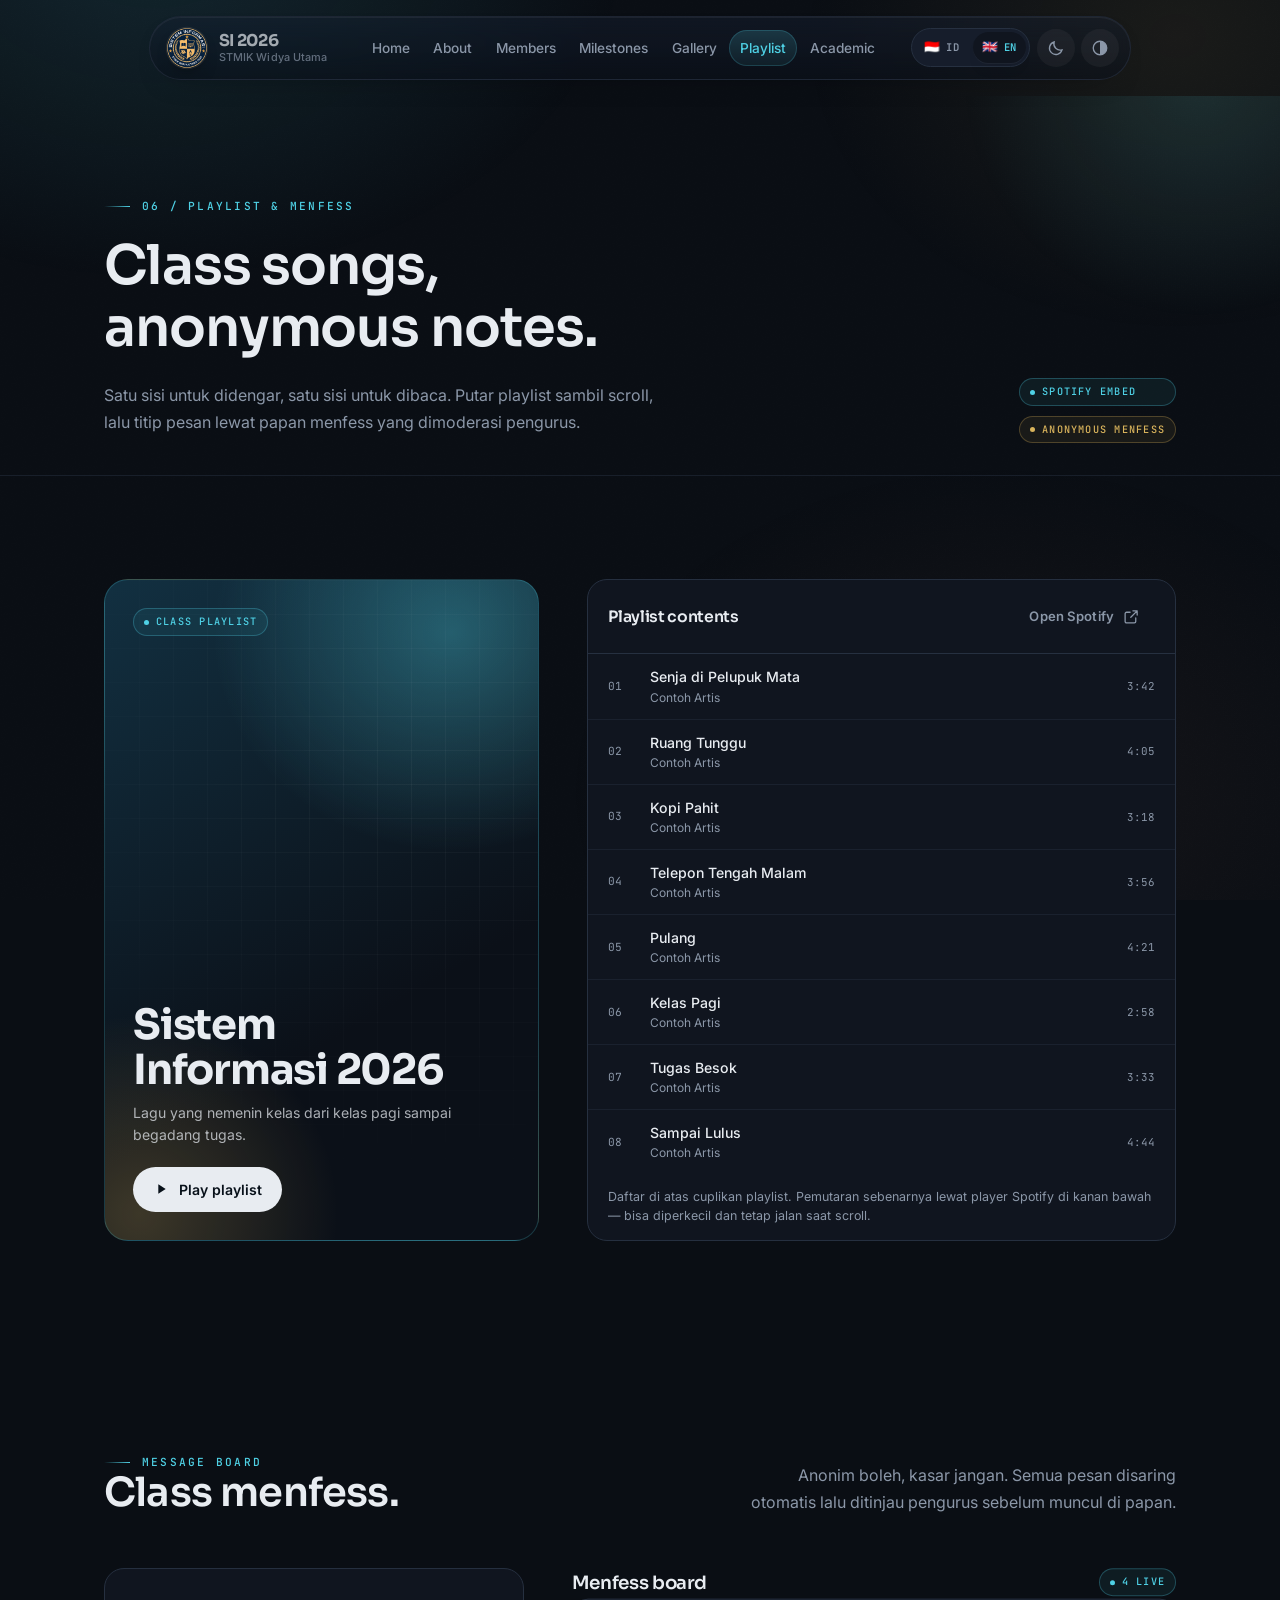
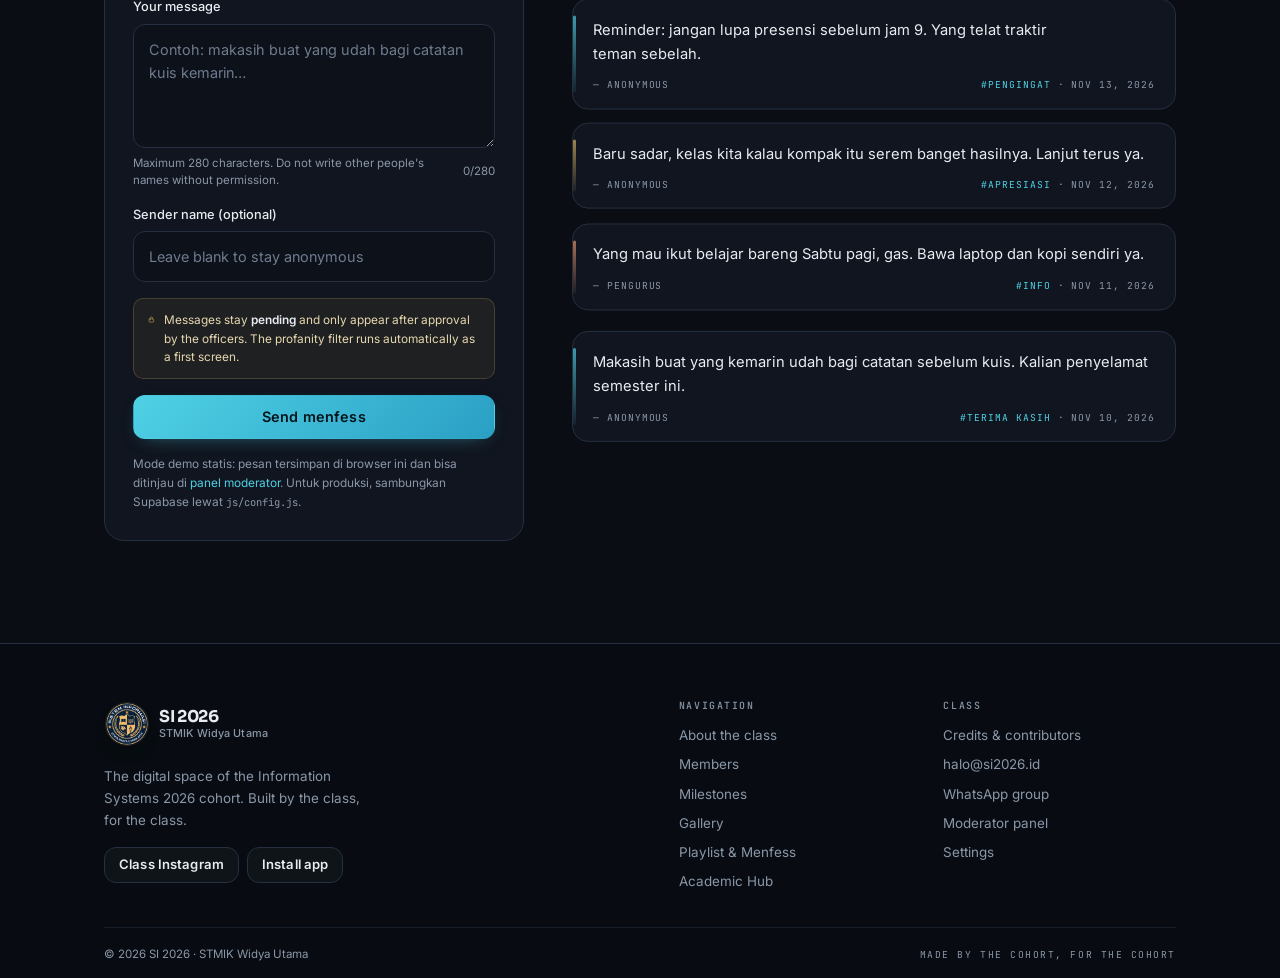
<file: playlist.html>
<!doctype html>
<html lang="id">
<head>
  <meta charset="utf-8">
  <meta name="viewport" content="width=device-width, initial-scale=1">
  <title>Playlist &amp; Menfess — SI 2026 · STMIK Widya Utama</title>
  <meta name="description" content="Playlist Spotify kelas Sistem Informasi 2026 dan papan menfess anonim yang dimoderasi pengurus sebelum tayang.">
  <meta name="theme-color" content="#0A0E14">
  <link rel="canonical" href="https://si2026.vercel.app/playlist.html">
  <link rel="icon" href="assets/icons/favicon-64.png" type="image/png">
  <link rel="apple-touch-icon" href="assets/icons/apple-touch-icon.png">
  <link rel="manifest" href="manifest.webmanifest">
  <meta property="og:type" content="website">
  <meta property="og:site_name" content="SI 2026">
  <meta property="og:title" content="Playlist &amp; Menfess SI 2026">
  <meta property="og:description" content="Lagu kelas dan papan pesan anonim angkatan Sistem Informasi 2026.">
  <meta property="og:image" content="https://si2026.vercel.app/assets/og.png">
  <meta property="og:image:width" content="1200">
  <meta property="og:image:height" content="630">
  <meta property="og:url" content="https://si2026.vercel.app/playlist.html">
  <meta property="og:locale" content="id_ID">
  <meta name="twitter:card" content="summary_large_image">
  <meta name="twitter:image" content="https://si2026.vercel.app/assets/og.png">
  <link rel="preconnect" href="https://fonts.googleapis.com">
  <link rel="preconnect" href="https://fonts.gstatic.com" crossorigin>
  <link href="https://fonts.googleapis.com/css2?family=Inter:wght@400;500;600&family=JetBrains+Mono:wght@400;500&family=Sora:wght@400;500;600;700&display=swap" rel="stylesheet">
  <link rel="stylesheet" href="css/style.css?v=1.4.0">
  <script>
    /* Tema dibaca sebelum render pertama: tanpa flash tema salah. */
    (function () {
      var root = document.documentElement;
      var theme = "dark";
      var lang = "id";
      root.classList.add("js");
      try { theme = localStorage.getItem("si:theme") === "light" ? "light" : "dark"; } catch (e) {}
      root.setAttribute("data-theme", theme);
      try { if (localStorage.getItem("si:contrast") === "high") root.setAttribute("data-contrast", "high"); } catch (e) {}
      try {
        var savedLang = localStorage.getItem("si:lang");
        if (savedLang === "id" || savedLang === "en") lang = savedLang;
        else lang = (navigator.language || navigator.userLanguage || "id").toLowerCase().indexOf("en") === 0 ? "en" : "id";
      } catch (e) {}
      root.setAttribute("lang", lang);
      root.setAttribute("data-lang", lang);
      if (lang === "en") root.classList.add("i18n-pending");
      setTimeout(function () { root.classList.remove("i18n-pending"); }, 1200);
    })();
  </script>
</head>
<body>
  <a class="skip-link" href="#main">Lewati ke konten</a>
  <div class="aurora" aria-hidden="true"></div>
  <div class="noise" aria-hidden="true"></div>

  <header class="site-header">
    <div class="container">
      <nav class="nav" aria-label="Navigasi utama">
        <a class="brand" href="index.html" aria-label="SI 2026 — beranda">
          <img class="brand__mark" src="assets/logo-kelas-sm.png" alt="" width="38" height="38">
          <span class="brand__text"><span class="brand__name">SI 2026</span><span class="brand__sub">STMIK Widya Utama</span></span>
        </a>
        <div class="nav__links">
          <a class="nav__link" href="index.html">Beranda</a>
          <a class="nav__link" href="tentang.html">Tentang</a>
          <a class="nav__link" href="anggota.html">Anggota</a>
          <a class="nav__link" href="milestone.html">Milestone</a>
          <a class="nav__link" href="galeri.html">Galeri</a>
          <a class="nav__link" href="playlist.html" aria-current="page">Playlist</a>
          <a class="nav__link" href="akademik.html">Akademik</a>
        </div>
        <div class="nav__actions">
          <div class="lang-switch" data-lang-switch role="group" aria-label="Bahasa">
            <button class="lang-switch__btn" type="button" data-lang-option="id" aria-pressed="true" title="Bahasa Indonesia"><span aria-hidden="true">🇮🇩</span><span class="lang-switch__code">ID</span></button>
            <button class="lang-switch__btn" type="button" data-lang-option="en" aria-pressed="false" title="English"><span aria-hidden="true">🇬🇧</span><span class="lang-switch__code">EN</span></button>
          </div>
          <button class="icon-btn" type="button" data-theme-toggle aria-label="Ganti tema" title="Ganti tema">
            <svg class="theme-icon theme-icon--moon" viewBox="0 0 24 24" fill="none" stroke="currentColor" stroke-width="1.8" stroke-linecap="round" aria-hidden="true"><path d="M20 14.5A8.5 8.5 0 0 1 9.5 4a8.5 8.5 0 1 0 10.5 10.5Z"/></svg>
            <svg class="theme-icon theme-icon--sun" viewBox="0 0 24 24" fill="none" stroke="currentColor" stroke-width="1.8" stroke-linecap="round" aria-hidden="true"><circle cx="12" cy="12" r="4"/><path d="M12 2v2M12 20v2M4.9 4.9l1.4 1.4M17.7 17.7l1.4 1.4M2 12h2M20 12h2M4.9 19.1l1.4-1.4M17.7 6.3l1.4-1.4"/></svg>
          </button>
          <button class="icon-btn" type="button" data-contrast-toggle aria-pressed="false" aria-label="Aktifkan kontras tinggi" title="Kontras tinggi">
            <svg viewBox="0 0 24 24" fill="none" stroke="currentColor" stroke-width="1.8" aria-hidden="true"><circle cx="12" cy="12" r="9"/><path d="M12 3a9 9 0 0 1 0 18Z" fill="currentColor" stroke="none"/></svg>
          </button>
          <a class="btn btn--primary btn--sm nav__cta" href="akademik.html"><span data-icon="shuffle" aria-hidden="true"></span>Acak kelompok</a>
          <button class="icon-btn nav__toggle" type="button" aria-expanded="false" aria-controls="nav-sheet" aria-label="Buka menu">
            <svg class="when-closed" viewBox="0 0 24 24" fill="none" stroke="currentColor" stroke-width="1.8" stroke-linecap="round" aria-hidden="true"><path d="M4 7h16M4 12h16M4 17h16"/></svg>
            <svg class="when-open" viewBox="0 0 24 24" fill="none" stroke="currentColor" stroke-width="1.8" stroke-linecap="round" aria-hidden="true"><path d="M6 6l12 12M18 6 6 18"/></svg>
          </button>
        </div>
        <div class="nav__sheet" id="nav-sheet">
          <a class="nav__link" href="index.html"><span>Beranda</span> <span aria-hidden="true">01</span></a>
          <a class="nav__link" href="tentang.html"><span>Tentang kelas</span> <span aria-hidden="true">02</span></a>
          <a class="nav__link" href="anggota.html"><span>Anggota</span> <span aria-hidden="true">03</span></a>
          <a class="nav__link" href="milestone.html"><span>Milestone</span> <span aria-hidden="true">04</span></a>
          <a class="nav__link" href="galeri.html"><span>Galeri</span> <span aria-hidden="true">05</span></a>
          <a class="nav__link" href="playlist.html" aria-current="page"><span>Playlist &amp; Menfess</span> <span aria-hidden="true">06</span></a>
          <a class="nav__link" href="akademik.html"><span>Academic Hub</span> <span aria-hidden="true">07</span></a>
          <a class="nav__link" href="kredit.html"><span>Kredit</span> <span aria-hidden="true">08</span></a>
          <a class="nav__link" href="pengaturan.html"><span>Pengaturan</span> <span aria-hidden="true">09</span></a>
        </div>
      </nav>
    </div>
  </header>

  <main id="main">
    <section class="page-hero">
      <div class="container page-hero__grid">
        <div>
          <p class="eyebrow" data-reveal>06 / Playlist &amp; Menfess</p>
          <h1 class="page-hero__title" data-reveal style="--i:1" data-i18n-html="page.playlist.titleHtml">Lagu kelas,<br>pesan anonim.</h1>
          <p class="page-hero__desc" data-reveal style="--i:2">
            Satu sisi untuk didengar, satu sisi untuk dibaca. Putar playlist sambil
            scroll, lalu titip pesan lewat papan menfess yang dimoderasi pengurus.
          </p>
        </div>
        <div class="page-hero__meta" data-reveal="right" style="--i:2">
          <span class="badge badge--cyan">Spotify embed</span>
          <span class="badge badge--gold">Menfess anonim</span>
        </div>
      </div>
    </section>

    <section class="section" aria-labelledby="playlist-title">
      <div class="container">
        <div class="playlist-hero" data-reveal>
          <div class="playlist-cover">
            <div class="playlist-cover__top">
              <span class="badge badge--cyan">Class playlist</span>
              <div class="playlist-cover__eq" aria-hidden="true"><i></i><i></i><i></i><i></i></div>
            </div>
            <div class="playlist-cover__bottom">
              <h2 class="playlist-cover__title" id="playlist-title">Sistem Informasi 2026</h2>
              <p class="playlist-cover__sub" id="playlist-sub">Lagu yang nemenin kelas dari kelas pagi sampai begadang tugas.</p>
              <button class="playlist-cover__play" type="button" id="playlist-play">
                <span data-icon="play" aria-hidden="true"></span> Putar playlist
              </button>
            </div>
          </div>

          <div class="track-list">
            <div class="track-list__head">
              <h2>Isi playlist</h2>
              <a class="btn btn--quiet btn--sm" id="playlist-spotify" href="#" target="_blank" rel="noopener">
                Buka Spotify <span data-icon="external" aria-hidden="true"></span>
              </a>
            </div>
            <ol id="track-list"></ol>
            <p class="track__note">
              Daftar di atas cuplikan playlist. Pemutaran sebenarnya lewat player
              Spotify di kanan bawah — bisa diperkecil dan tetap jalan saat scroll.
            </p>
          </div>
        </div>
      </div>
    </section>

    <section class="section" aria-labelledby="menfess-title" id="menfess">
      <div class="container">
        <div class="section__head section__head--split" data-reveal>
          <div>
            <p class="eyebrow">Papan pesan</p>
            <h2 class="section__title" id="menfess-title">Menfess kelas.</h2>
          </div>
          <p class="section__desc">
            Anonim boleh, kasar jangan. Semua pesan disaring otomatis lalu ditinjau
            pengurus sebelum muncul di papan.
          </p>
        </div>

        <div class="menfess-grid">
          <form class="menfess-form" id="menfess-form" novalidate data-reveal>
            <div class="field">
              <label for="fess-text">Pesanmu</label>
              <textarea class="textarea" id="fess-text" name="text" maxlength="280" required
                placeholder="Contoh: makasih buat yang udah bagi catatan kuis kemarin…"
                aria-describedby="fess-hint"></textarea>
              <div class="form-meta">
                <span class="hint" id="fess-hint">Maksimal 280 karakter. Jangan tulis nama orang lain tanpa izin.</span>
                <span class="counter" id="fess-counter" aria-live="polite">0/280</span>
              </div>
            </div>
            <div class="field">
              <label for="fess-from">Nama pengirim (opsional)</label>
              <input class="input" id="fess-from" name="from" maxlength="24" autocomplete="off"
                placeholder="Kosongkan untuk tetap anonim">
            </div>
            <div class="policy-note">
              <span data-icon="lock" aria-hidden="true"></span>
              <span data-i18n-html="playlist.policy">Pesan berstatus <strong>pending</strong> dan baru tampil setelah disetujui pengurus. Filter kata kasar berjalan otomatis sebagai saringan pertama.</span>
            </div>
            <div class="form-status" id="fess-status" role="status" aria-live="polite"></div>
            <button class="btn btn--primary btn--block" type="submit" id="fess-submit">
              Kirim menfess
            </button>
            <p class="hub-note">
              Mode demo statis: pesan tersimpan di browser ini dan bisa ditinjau di
              <a class="cyan" href="admin.html">panel moderator</a>. Untuk produksi,
              sambungkan Supabase lewat <code>js/config.js</code>.
            </p>
          </form>

          <div data-reveal="right">
            <div class="fess-wall__head">
              <h2 class="section__title" style="font-size:1.15rem;">Papan menfess</h2>
              <span class="badge badge--cyan"><span id="fess-count">0</span> tayang</span>
            </div>
            <div class="fess-wall" id="fess-wall" aria-live="polite">
              <div class="sk-card" style="padding:18px;">
                <div class="skeleton sk-line" style="width:92%"></div>
                <div class="skeleton sk-line" style="width:78%;margin-top:8px;"></div>
                <div class="skeleton sk-line sk-line--sm" style="margin-top:12px;"></div>
              </div>
              <div class="sk-card" style="padding:18px;">
                <div class="skeleton sk-line" style="width:86%"></div>
                <div class="skeleton sk-line" style="width:64%;margin-top:8px;"></div>
                <div class="skeleton sk-line sk-line--sm" style="margin-top:12px;"></div>
              </div>
            </div>
          </div>
        </div>
      </div>
    </section>
  </main>

  <footer class="site-footer">
    <div class="container">
      <div class="footer__grid">
        <div class="footer__brand">
          <a class="brand" href="index.html" aria-label="SI 2026 — beranda">
            <img class="brand__mark" src="assets/logo-kelas-sm.png" alt="" width="38" height="38">
            <span class="brand__text"><span class="brand__name">SI 2026</span><span class="brand__sub">STMIK Widya Utama</span></span>
          </a>
          <p>Ruang digital angkatan Sistem Informasi 2026. Dibangun oleh kelas, untuk kelas.</p>
          <div style="display:flex;flex-wrap:wrap;gap:8px;margin-top:16px;">
            <a class="btn btn--ghost btn--sm" href="https://instagram.com/si2026.wu" target="_blank" rel="noopener">Instagram kelas</a>
            <button class="btn btn--ghost btn--sm" type="button" data-install hidden>Pasang aplikasi</button>
          </div>
        </div>
        <div class="footer__col">
          <h4>Navigasi</h4>
          <div class="footer__links">
            <a href="tentang.html">Tentang kelas</a>
            <a href="anggota.html">Anggota</a>
            <a href="milestone.html">Milestone</a>
            <a href="galeri.html">Galeri</a>
            <a href="playlist.html">Playlist &amp; Menfess</a>
            <a href="akademik.html">Academic Hub</a>
          </div>
        </div>
        <div class="footer__col">
          <h4>Kelas</h4>
          <div class="footer__links">
            <a href="kredit.html">Kredit &amp; kontributor</a>
            <a href="mailto:halo@si2026.id">halo@si2026.id</a>
            <a href="https://chat.whatsapp.com/XXXXXXXXXXXXXX" target="_blank" rel="noopener">Grup WhatsApp</a>
            <a href="admin.html" rel="nofollow">Panel moderator</a>
            <a href="pengaturan.html">Pengaturan</a>
          </div>
        </div>
      </div>
      <div class="footer__bottom">
        <span>© <span data-year>2026</span> SI 2026 · STMIK Widya Utama</span>
        <span class="mono">Dibuat oleh angkatan, untuk angkatan</span>
      </div>
    </div>
  </footer>

  <!-- Mini player Spotify (sticky) -->
  <div class="spotify-dock" id="spotify-dock" role="region" aria-label="Mini player Spotify">
    <div class="dock__bar">
      <div class="dock__art"><img src="assets/playlist-cover.svg" alt="" width="38" height="38"></div>
      <div class="dock__meta">
        <p class="dock__title" id="dock-title">Sistem Informasi 2026</p>
        <p class="dock__sub">Spotify playlist</p>
      </div>
      <div class="dock__btns">
        <button class="icon-btn" type="button" id="dock-expand" aria-expanded="true" aria-label="Kecilkan player">
          <svg viewBox="0 0 24 24" fill="none" stroke="currentColor" stroke-width="1.8" stroke-linecap="round" stroke-linejoin="round" aria-hidden="true"><path d="m6 9 6 6 6-6"/></svg>
        </button>
        <button class="icon-btn" type="button" id="dock-close" aria-label="Tutup player">
          <svg viewBox="0 0 24 24" fill="none" stroke="currentColor" stroke-width="1.8" stroke-linecap="round" aria-hidden="true"><path d="M6 6l12 12M18 6 6 18"/></svg>
        </button>
      </div>
    </div>
    <div class="dock__frame" id="dock-frame"></div>
  </div>

  <script src="js/data.js"></script>
  <script src="js/i18n/id.js"></script>
  <script src="js/i18n/en.js"></script>
  <script src="js/i18n/i18n.js"></script>
  <script src="js/app.js"></script>
  <script src="js/theme.js"></script>
  <script src="js/reveal.js"></script>
  <script src="js/router.js"></script>
  <script src="js/config.js"></script>
  <script src="js/menfess-store.js"></script>
  <script src="js/playlist.js"></script>
  <script src="js/menfess.js"></script>
  <script src="js/vendor/react.production.min.js"></script>
  <script src="js/vendor/react-dom.production.min.js"></script>
  <script src="js/vendor/framer-motion.js"></script>
  <script src="js/nav.js"></script>
</body>
</html>
</file>
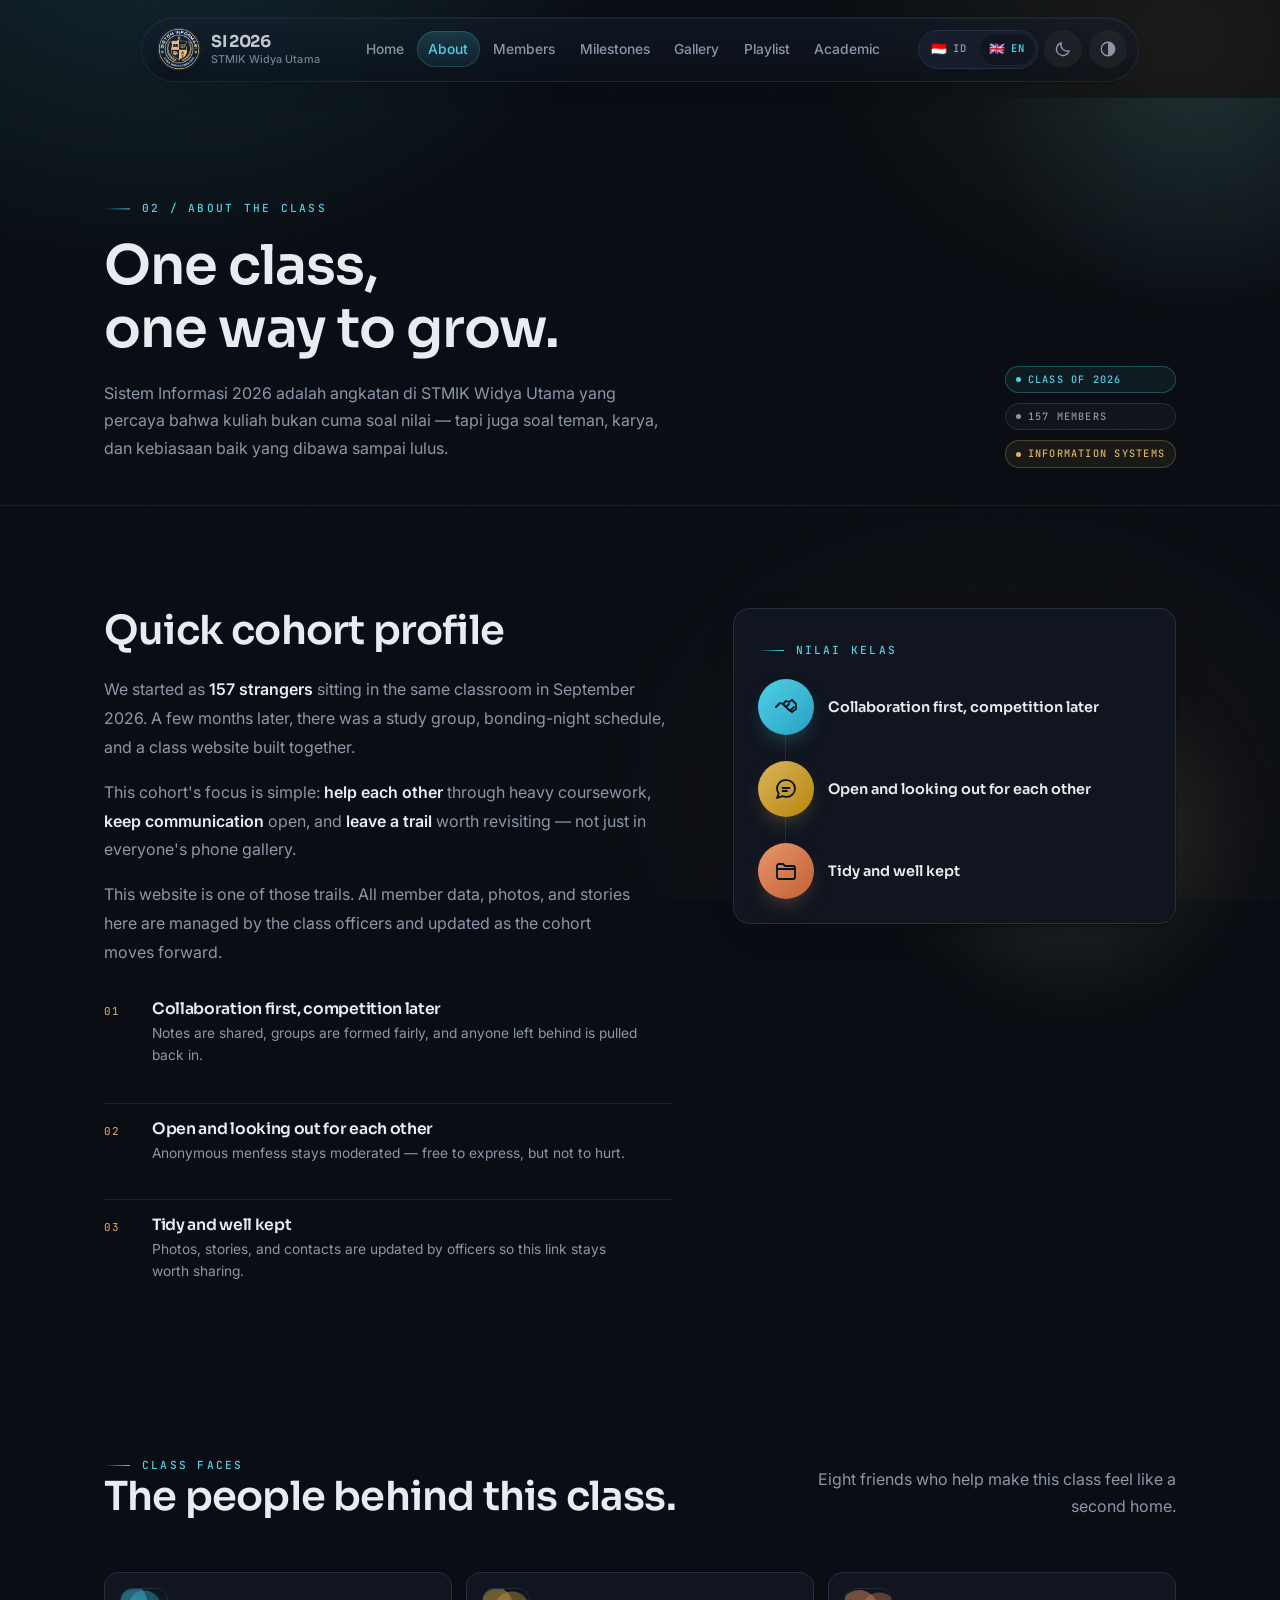
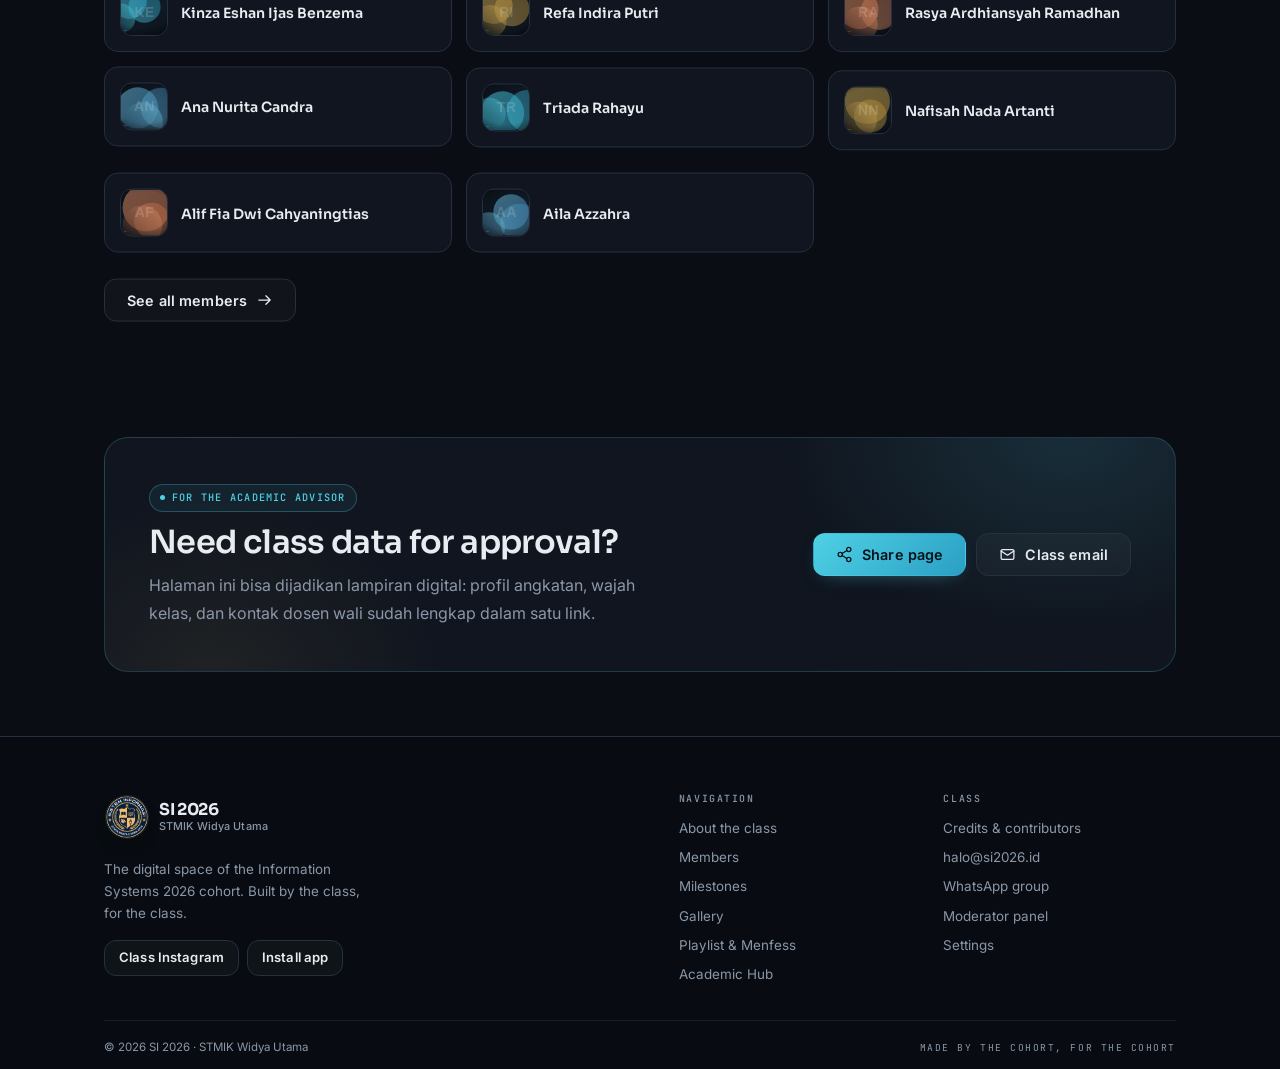
<file: tentang.html>
<!doctype html>
<html lang="id">
<head>
  <meta charset="utf-8">
  <meta name="viewport" content="width=device-width, initial-scale=1">
  <title>Tentang Kelas — SI 2026 · STMIK Widya Utama</title>
  <meta name="description" content="Profil angkatan Sistem Informasi 2026 STMIK Widya Utama: cerita kelas, dosen wali, wajah anggota, dan kontak untuk keperluan ACC.">
  <meta name="theme-color" content="#0A0E14">
  <link rel="canonical" href="https://si2026.vercel.app/tentang.html">
  <link rel="icon" href="assets/icons/favicon-64.png" type="image/png">
  <link rel="apple-touch-icon" href="assets/icons/apple-touch-icon.png">
  <link rel="manifest" href="manifest.webmanifest">
  <meta property="og:type" content="website">
  <meta property="og:site_name" content="SI 2026">
  <meta property="og:title" content="Tentang SI 2026 — profil, dosen wali, dan anggota">
  <meta property="og:description" content="Kenali angkatan Sistem Informasi 2026 STMIK Widya Utama: cerita kelas, dosen wali, dan wajah-wajah anggotanya.">
  <meta property="og:image" content="https://si2026.vercel.app/assets/og.png">
  <meta property="og:image:width" content="1200">
  <meta property="og:image:height" content="630">
  <meta property="og:url" content="https://si2026.vercel.app/tentang.html">
  <meta property="og:locale" content="id_ID">
  <meta name="twitter:card" content="summary_large_image">
  <meta name="twitter:image" content="https://si2026.vercel.app/assets/og.png">
  <link rel="preconnect" href="https://fonts.googleapis.com">
  <link rel="preconnect" href="https://fonts.gstatic.com" crossorigin>
  <link href="https://fonts.googleapis.com/css2?family=Inter:wght@400;500;600&family=JetBrains+Mono:wght@400;500&family=Sora:wght@400;500;600;700&display=swap" rel="stylesheet">
  <link rel="stylesheet" href="css/style.css?v=1.4.0">
  <script>
    /* Tema dibaca sebelum render pertama: tanpa flash tema salah. */
    (function () {
      var root = document.documentElement;
      var theme = "dark";
      var lang = "id";
      root.classList.add("js");
      try { theme = localStorage.getItem("si:theme") === "light" ? "light" : "dark"; } catch (e) {}
      root.setAttribute("data-theme", theme);
      try { if (localStorage.getItem("si:contrast") === "high") root.setAttribute("data-contrast", "high"); } catch (e) {}
      try {
        var savedLang = localStorage.getItem("si:lang");
        if (savedLang === "id" || savedLang === "en") lang = savedLang;
        else lang = (navigator.language || navigator.userLanguage || "id").toLowerCase().indexOf("en") === 0 ? "en" : "id";
      } catch (e) {}
      root.setAttribute("lang", lang);
      root.setAttribute("data-lang", lang);
      if (lang === "en") root.classList.add("i18n-pending");
      setTimeout(function () { root.classList.remove("i18n-pending"); }, 1200);
    })();
  </script>
</head>
<body>
  <a class="skip-link" href="#main">Lewati ke konten</a>
  <div class="aurora" aria-hidden="true"></div>
  <div class="noise" aria-hidden="true"></div>

  <header class="site-header">
    <div class="container">
      <nav class="nav" aria-label="Navigasi utama">
        <a class="brand" href="index.html" aria-label="SI 2026 — beranda">
          <img class="brand__mark" src="assets/logo-kelas-sm.png" alt="" width="38" height="38">
          <span class="brand__text"><span class="brand__name">SI 2026</span><span class="brand__sub">STMIK Widya Utama</span></span>
        </a>
        <div class="nav__links">
          <a class="nav__link" href="index.html">Beranda</a>
          <a class="nav__link" href="tentang.html" aria-current="page">Tentang</a>
          <a class="nav__link" href="anggota.html">Anggota</a>
          <a class="nav__link" href="milestone.html">Milestone</a>
          <a class="nav__link" href="galeri.html">Galeri</a>
          <a class="nav__link" href="playlist.html">Playlist</a>
          <a class="nav__link" href="akademik.html">Akademik</a>
        </div>
        <div class="nav__actions">
          <div class="lang-switch" data-lang-switch role="group" aria-label="Bahasa">
            <button class="lang-switch__btn" type="button" data-lang-option="id" aria-pressed="true" title="Bahasa Indonesia"><span aria-hidden="true">🇮🇩</span><span class="lang-switch__code">ID</span></button>
            <button class="lang-switch__btn" type="button" data-lang-option="en" aria-pressed="false" title="English"><span aria-hidden="true">🇬🇧</span><span class="lang-switch__code">EN</span></button>
          </div>
          <button class="icon-btn" type="button" data-theme-toggle aria-label="Ganti tema" title="Ganti tema">
            <svg class="theme-icon theme-icon--moon" viewBox="0 0 24 24" fill="none" stroke="currentColor" stroke-width="1.8" stroke-linecap="round" aria-hidden="true"><path d="M20 14.5A8.5 8.5 0 0 1 9.5 4a8.5 8.5 0 1 0 10.5 10.5Z"/></svg>
            <svg class="theme-icon theme-icon--sun" viewBox="0 0 24 24" fill="none" stroke="currentColor" stroke-width="1.8" stroke-linecap="round" aria-hidden="true"><circle cx="12" cy="12" r="4"/><path d="M12 2v2M12 20v2M4.9 4.9l1.4 1.4M17.7 17.7l1.4 1.4M2 12h2M20 12h2M4.9 19.1l1.4-1.4M17.7 6.3l1.4-1.4"/></svg>
          </button>
          <button class="icon-btn" type="button" data-contrast-toggle aria-pressed="false" aria-label="Aktifkan kontras tinggi" title="Kontras tinggi">
            <svg viewBox="0 0 24 24" fill="none" stroke="currentColor" stroke-width="1.8" aria-hidden="true"><circle cx="12" cy="12" r="9"/><path d="M12 3a9 9 0 0 1 0 18Z" fill="currentColor" stroke="none"/></svg>
          </button>
          <a class="btn btn--primary btn--sm nav__cta" href="akademik.html"><span data-icon="shuffle" aria-hidden="true"></span>Acak kelompok</a>
          <button class="icon-btn nav__toggle" type="button" aria-expanded="false" aria-controls="nav-sheet" aria-label="Buka menu">
            <svg class="when-closed" viewBox="0 0 24 24" fill="none" stroke="currentColor" stroke-width="1.8" stroke-linecap="round" aria-hidden="true"><path d="M4 7h16M4 12h16M4 17h16"/></svg>
            <svg class="when-open" viewBox="0 0 24 24" fill="none" stroke="currentColor" stroke-width="1.8" stroke-linecap="round" aria-hidden="true"><path d="M6 6l12 12M18 6 6 18"/></svg>
          </button>
        </div>
        <div class="nav__sheet" id="nav-sheet">
          <a class="nav__link" href="index.html"><span>Beranda</span> <span aria-hidden="true">01</span></a>
          <a class="nav__link" href="tentang.html" aria-current="page"><span>Tentang kelas</span> <span aria-hidden="true">02</span></a>
          <a class="nav__link" href="anggota.html"><span>Anggota</span> <span aria-hidden="true">03</span></a>
          <a class="nav__link" href="milestone.html"><span>Milestone</span> <span aria-hidden="true">04</span></a>
          <a class="nav__link" href="galeri.html"><span>Galeri</span> <span aria-hidden="true">05</span></a>
          <a class="nav__link" href="playlist.html"><span>Playlist &amp; Menfess</span> <span aria-hidden="true">06</span></a>
          <a class="nav__link" href="akademik.html"><span>Academic Hub</span> <span aria-hidden="true">07</span></a>
          <a class="nav__link" href="kredit.html"><span>Kredit</span> <span aria-hidden="true">08</span></a>
          <a class="nav__link" href="pengaturan.html"><span>Pengaturan</span> <span aria-hidden="true">09</span></a>
        </div>
      </nav>
    </div>
  </header>

  <main id="main">
    <section class="page-hero">
      <div class="container page-hero__grid">
        <div>
          <p class="eyebrow" data-reveal>02 / Tentang kelas</p>
          <h1 class="page-hero__title" data-reveal style="--i:1" data-i18n-html="page.tentang.titleHtml">Satu kelas,<br>satu cara bertumbuh.</h1>
          <p class="page-hero__desc" data-reveal style="--i:2">
            Sistem Informasi 2026 adalah angkatan di STMIK Widya Utama yang percaya
            bahwa kuliah bukan cuma soal nilai — tapi juga soal teman, karya, dan
            kebiasaan baik yang dibawa sampai lulus.
          </p>
        </div>
        <div class="page-hero__meta" data-reveal="right" style="--i:2">
          <span class="badge badge--cyan">Angkatan 2026</span>
          <span class="badge">157 anggota</span>
          <span class="badge badge--gold">Sistem Informasi</span>
        </div>
      </div>
    </section>

    <section class="section" aria-labelledby="profil-title">
      <div class="container about-grid">
        <div>
          <h2 class="section__title" id="profil-title" data-reveal>Profil singkat angkatan</h2>
          <div class="prose" style="margin-top:20px;--i:1" data-reveal data-i18n-html="about.prose">
            <p>
              Kami mulai sebagai <strong>157 orang asing</strong> yang duduk di ruang kelas
              yang sama pada September 2026. Beberapa bulan kemudian, sudah ada grup
              belajar, jadwal makrab, dan satu website kelas yang dikerjakan bersama.
            </p>
            <p>
              Fokus angkatan ini sederhana: <strong>saling membantu</strong> di mata
              kuliah yang berat, <strong>menjaga komunikasi</strong> tetap terbuka, dan
              <strong>meninggalkan jejak</strong> yang bisa dilihat lagi nanti — bukan
              cuma di galeri HP masing-masing.
            </p>
            <p>
              Website ini adalah salah satu jejaknya. Semua data anggota, foto, dan
              cerita di sini dikelola oleh pengurus kelas dan diperbarui seiring
              perjalanan angkatan.
            </p>
          </div>

          <div class="value-list" data-reveal-group style="margin-top:30px;">
            <div class="value-item" data-reveal>
              <span class="value-item__num">01</span>
              <div>
                <h3>Kolaborasi dulu, kompetisi kemudian</h3>
                <p>Catatan dibagi, kelompok dibentuk adil, dan yang tertinggal ditarik lagi.</p>
              </div>
            </div>
            <div class="value-item" data-reveal>
              <span class="value-item__num">02</span>
              <div>
                <h3>Terbuka dan saling menjaga</h3>
                <p>Menfess anonim tetap dimoderasi — bebas berekspresi, tapi tidak untuk menyakiti.</p>
              </div>
            </div>
            <div class="value-item" data-reveal>
              <span class="value-item__num">03</span>
              <div>
                <h3>Rapi dan terawat</h3>
                <p>Foto, cerita, dan kontak diperbarui pengurus supaya link ini tetap layak dibagikan.</p>
              </div>
            </div>
          </div>
        </div>

        <!--
          Kartu dosen wali disembunyikan sementara sampai data asli tersedia.
          Munculkan kembali dengan menghapus tanda komentar pembuka dan penutup ini.
          <aside class="advisor" data-reveal="right" aria-labelledby="advisor-name">
            <div class="advisor__head">
              <div class="advisor__avatar" id="advisor-initials" aria-hidden="true">AP</div>
              <div>
                <h2 class="advisor__name" id="advisor-name">Dosen Wali</h2>
              </div>
            </div>
            <div class="advisor__meta">
              <div class="advisor__row"><span data-icon="mail" aria-hidden="true"></span><a id="advisor-email" href="mailto:">—</a></div>
              <div class="advisor__row"><span data-icon="phone" aria-hidden="true"></span><a id="advisor-phone" href="tel:">—</a></div>
              <div class="advisor__row"><span data-icon="pin" aria-hidden="true"></span><span id="advisor-office">—</span></div>
              <div class="advisor__row"><span data-icon="clock" aria-hidden="true"></span><span id="advisor-hours">—</span></div>
            </div>
            <div class="advisor__actions">
              <button class="btn btn--gold btn--block" type="button" data-vcard>
                <span data-icon="download" aria-hidden="true"></span> Unduh vCard dosen wali
              </button>
              <a class="btn btn--ghost btn--block" id="advisor-mail" href="mailto:">
                <span data-icon="mail" aria-hidden="true"></span> Kirim email
              </a>
            </div>
            <p class="hub-note" style="margin-top:14px;">
              vCard bisa langsung dibuka di aplikasi kontak HP — praktis saat perlu
              menghubungi dosen wali untuk ACC atau bimbingan.
            </p>
          </aside>
        -->

        <aside class="values-panel" aria-labelledby="values-panel-title">
          <div class="values-panel__card">
            <p class="eyebrow">Nilai kelas</p>
            <h2 class="sr-only" id="values-panel-title">Nilai kelas</h2>
            <div class="values-panel__list">
              <div class="values-panel__item">
                <span class="values-panel__icon" data-icon="handshake" aria-hidden="true"></span>
                <p class="values-panel__label">Kolaborasi dulu, kompetisi kemudian</p>
              </div>
              <div class="values-panel__item">
                <span class="values-panel__icon" data-icon="chat" aria-hidden="true"></span>
                <p class="values-panel__label">Terbuka dan saling menjaga</p>
              </div>
              <div class="values-panel__item">
                <span class="values-panel__icon" data-icon="folder" aria-hidden="true"></span>
                <p class="values-panel__label">Rapi dan terawat</p>
              </div>
            </div>
          </div>
        </aside>
      </div>
    </section>

    <section class="section section--tight" aria-labelledby="wajah-title">
      <div class="container">
        <div class="section__head section__head--split" data-reveal>
          <div>
            <p class="eyebrow">Wajah kelas</p>
            <h2 class="section__title" id="wajah-title">Orang-orang di balik kelas ini.</h2>
          </div>
          <p class="section__desc">Delapan teman yang bantu bikin kelas ini terasa seperti rumah kedua.</p>
        </div>
        <div class="people-grid" id="people-grid" data-reveal-group></div>
        <div style="margin-top:26px;" data-reveal>
          <a class="btn btn--ghost" href="anggota.html">Lihat semua anggota <span data-icon="arrow" aria-hidden="true"></span></a>
        </div>
      </div>
    </section>

    <section class="section section--tight">
      <div class="container">
        <div class="cta-band" data-reveal>
          <div>
            <span class="badge badge--cyan">Untuk dosen wali</span>
            <h2 class="cta-band__title">Butuh data kelas untuk ACC?</h2>
            <p class="cta-band__desc">
              Halaman ini bisa dijadikan lampiran digital: profil angkatan, wajah
              kelas, dan kontak dosen wali sudah lengkap dalam satu link.
            </p>
          </div>
          <div class="cta-band__actions">
            <button class="btn btn--primary" type="button" data-share>
              <span data-icon="share" aria-hidden="true"></span> Bagikan halaman
            </button>
            <a class="btn btn--ghost" href="mailto:halo@si2026.id">
              <span data-icon="mail" aria-hidden="true"></span> Email kelas
            </a>
          </div>
        </div>
      </div>
    </section>
  </main>

  <footer class="site-footer">
    <div class="container">
      <div class="footer__grid">
        <div class="footer__brand">
          <a class="brand" href="index.html" aria-label="SI 2026 — beranda">
            <img class="brand__mark" src="assets/logo-kelas-sm.png" alt="" width="38" height="38">
            <span class="brand__text"><span class="brand__name">SI 2026</span><span class="brand__sub">STMIK Widya Utama</span></span>
          </a>
          <p>Ruang digital angkatan Sistem Informasi 2026. Dibangun oleh kelas, untuk kelas.</p>
          <div style="display:flex;flex-wrap:wrap;gap:8px;margin-top:16px;">
            <a class="btn btn--ghost btn--sm" href="https://instagram.com/si2026.wu" target="_blank" rel="noopener">Instagram kelas</a>
            <button class="btn btn--ghost btn--sm" type="button" data-install hidden>Pasang aplikasi</button>
          </div>
        </div>
        <div class="footer__col">
          <h4>Navigasi</h4>
          <div class="footer__links">
            <a href="tentang.html">Tentang kelas</a>
            <a href="anggota.html">Anggota</a>
            <a href="milestone.html">Milestone</a>
            <a href="galeri.html">Galeri</a>
            <a href="playlist.html">Playlist &amp; Menfess</a>
            <a href="akademik.html">Academic Hub</a>
          </div>
        </div>
        <div class="footer__col">
          <h4>Kelas</h4>
          <div class="footer__links">
            <a href="kredit.html">Kredit &amp; kontributor</a>
            <a href="mailto:halo@si2026.id">halo@si2026.id</a>
            <a href="https://chat.whatsapp.com/XXXXXXXXXXXXXX" target="_blank" rel="noopener">Grup WhatsApp</a>
            <a href="admin.html" rel="nofollow">Panel moderator</a>
            <a href="pengaturan.html">Pengaturan</a>
          </div>
        </div>
      </div>
      <div class="footer__bottom">
        <span>© <span data-year>2026</span> SI 2026 · STMIK Widya Utama</span>
        <span class="mono">Dibuat oleh angkatan, untuk angkatan</span>
      </div>
    </div>
  </footer>

  <script src="js/data.js"></script>
  <script src="js/i18n/id.js"></script>
  <script src="js/i18n/en.js"></script>
  <script src="js/i18n/i18n.js"></script>
  <script src="js/app.js"></script>
  <script src="js/theme.js"></script>
  <script src="js/reveal.js"></script>
  <script src="js/router.js"></script>
  <script src="js/tentang.js"></script>
  <script src="js/vendor/react.production.min.js"></script>
  <script src="js/vendor/react-dom.production.min.js"></script>
  <script src="js/vendor/framer-motion.js"></script>
  <script src="js/nav.js"></script>
</body>
</html>
</file>
<file: css/style.css>
/* =========================================================================
   SI 2026 — Design System
   Dark, soft, editorial. One cyan accent + gold/orange support.
   Tokens per PRD DESIGN.md. Never pure black, never neon.
   ========================================================================= */

/* ---------- 1. Tokens ---------------------------------------------------- */
:root {
  color-scheme: dark;
  --bg-base: #0a0e14;
  --bg-panel: #10151f;
  --bg-panel-alt: #161d2b;
  --accent-cyan: #4fd1e5;
  --accent-cyan-dim: #2a9fc4;
  --accent-gold: #d9b45c;
  --accent-orange: #e8956b;
  /* Gradien teks aksen: nilai dark dan light sengaja dibedakan. */
  --accent-text-gradient: linear-gradient(100deg, #4fd1e5, #8ee8f5 45%, #d9b45c);
  --text-primary: #e8ecf1;
  --text-muted: #8b97a8;
  --border-soft: #263040;
  --border-strong: #35435a;

  --radius-card: 16px;
  --radius-btn: 12px;
  --radius-modal: 20px;

  --ease: cubic-bezier(0.16, 1, 0.3, 1);
  --ease-back: cubic-bezier(0.34, 1.56, 0.64, 1);
  --t-fast: 150ms;
  --t-med: 200ms;
  --t-slow: 500ms;

  --font-display: "Sora", "Segoe UI", system-ui, sans-serif;
  --font-body: "Inter", "Segoe UI", system-ui, sans-serif;
  --font-mono: "JetBrains Mono", Consolas, monospace;

  --shadow-1: 0 1px 2px rgba(0, 0, 0, 0.35), 0 10px 30px -18px rgba(0, 0, 0, 0.7);
  --shadow-2: 0 18px 48px -24px rgba(0, 0, 0, 0.85), 0 0 0 1px rgba(79, 209, 229, 0.05);
  --glow-cyan: 0 0 0 1px rgba(79, 209, 229, 0.18), 0 10px 34px -12px rgba(79, 209, 229, 0.45);

  --container: 1200px;
  --gutter: clamp(20px, 5vw, 64px);
  --header-h: 88px;
  --tabbar-h: 66px;
}

/* High-contrast accessibility mode (toggle in the header) */
[data-contrast="high"] {
  --text-primary: #ffffff;
  --text-muted: #c2cddb;
  --border-soft: #46586f;
  --border-strong: #607692;
  --bg-panel: #0e141d;
  --bg-panel-alt: #151e2a;
}
[data-contrast="high"] .aurora,
[data-contrast="high"] .noise { opacity: 0; }
[data-contrast="high"] .card,
[data-contrast="high"] .panel { box-shadow: none; }

/* ---------- 2. Reset ----------------------------------------------------- */
*, *::before, *::after { box-sizing: border-box; }
* { margin: 0; }
html { -webkit-text-size-adjust: 100%; scroll-behavior: smooth; }
html:focus-within { scroll-behavior: smooth; }
body {
  background: var(--bg-base);
  color: var(--text-primary);
  font-family: var(--font-body);
  font-size: 16px;
  line-height: 1.5;
  -webkit-font-smoothing: antialiased;
  text-rendering: optimizeLegibility;
  min-height: 100vh;
  overflow-x: hidden;
}
img, svg, video, canvas { display: block; max-width: 100%; }
img { height: auto; }
button, input, textarea, select { font: inherit; color: inherit; }
button { background: none; border: 0; cursor: pointer; }
a { color: inherit; text-decoration: none; }
ul, ol { list-style: none; padding: 0; }
:target { scroll-margin-top: calc(var(--header-h) + 24px); }
::selection { background: rgba(79, 209, 229, 0.28); color: #fff; }

/* scrollbar */
* { scrollbar-width: thin; scrollbar-color: #2b3547 transparent; }
::-webkit-scrollbar { width: 10px; height: 10px; }
::-webkit-scrollbar-thumb { background: #2b3547; border-radius: 999px; border: 2px solid var(--bg-base); }
::-webkit-scrollbar-thumb:hover { background: #3b4a61; }

/* ---------- 3. Background atmosphere ------------------------------------ */
.aurora {
  position: fixed;
  inset: 0;
  z-index: -2;
  pointer-events: none;
  background:
    radial-gradient(46rem 34rem at 12% -8%, rgba(79, 209, 229, 0.13), transparent 65%),
    radial-gradient(38rem 30rem at 92% 4%, rgba(217, 180, 92, 0.08), transparent 62%),
    radial-gradient(42rem 32rem at 78% 88%, rgba(232, 149, 107, 0.06), transparent 65%);
}
.noise {
  position: fixed;
  inset: 0;
  z-index: -1;
  pointer-events: none;
  opacity: 0.025;
  background-image: url("../assets/noise.svg");
  background-size: 160px;
  mix-blend-mode: overlay;
}

/* ---------- 4. Welcome splash (Framer Motion) --------------------------- */
/* Overlay dirender React ke #splash-root. Kunci gulir + sembunyikan mark
   navbar sampai logo shared-layout mendarat di posisinya. */
.js.splash-pending { overflow: hidden; }
.js.splash-pending .brand__mark,
.js.splash-logo-hidden .brand__mark { opacity: 0; }
.js.splash-pending .aurora,
.js.splash-pending .noise { display: none; }
.js.splash-pending .site-header {
  -webkit-backdrop-filter: none;
  backdrop-filter: none;
}
.js.splash-pending body::before {
  content: "";
  position: fixed;
  inset: 0;
  z-index: 299;
  background: var(--bg-base);
  pointer-events: none;
}
.splash {
  position: fixed;
  inset: 0;
  z-index: 300;
  display: grid;
  place-items: center;
  overflow: hidden;
  background: var(--bg-base);
}
.splash__bg {
  position: absolute;
  inset: -12%;
  pointer-events: none;
  overflow: hidden;
}
.splash__blob {
  position: absolute;
  display: block;
  border-radius: 50%;
  opacity: 0.6;
  will-change: transform;
}
.splash__blob--cyan {
  width: 46rem;
  height: 46rem;
  left: -12rem;
  top: -15rem;
  background: radial-gradient(circle, rgba(79, 209, 229, 0.2) 0%, rgba(79, 209, 229, 0.11) 38%, rgba(79, 209, 229, 0.03) 58%, transparent 70%);
}
.splash__blob--gold {
  width: 34rem;
  height: 34rem;
  right: -8rem;
  bottom: -9rem;
  background: radial-gradient(circle, rgba(217, 180, 92, 0.12) 0%, rgba(217, 180, 92, 0.06) 40%, transparent 72%);
}
.splash__dust {
  position: absolute;
  inset: 0;
  opacity: 0.4;
  background-image: radial-gradient(rgba(232, 236, 241, 0.4) 1px, transparent 1px);
  background-size: 34px 34px;
  -webkit-mask-image: radial-gradient(36rem 30rem at 50% 46%, #000 0%, transparent 72%);
  mask-image: radial-gradient(36rem 30rem at 50% 46%, #000 0%, transparent 72%);
}
.splash__stage {
  position: relative;
  z-index: 1;
  display: grid;
  justify-items: center;
  gap: 18px;
  padding: 24px;
  text-align: center;
}
.splash__slot {
  width: clamp(124px, 22vw, 168px);
  aspect-ratio: 1;
  pointer-events: none;
}
.splash__glow {
  position: fixed;
  z-index: 0;
  width: 22rem;
  height: 22rem;
  margin-left: -11rem;
  margin-top: -11rem;
  border-radius: 50%;
  background: radial-gradient(circle, rgba(79, 209, 229, 0.3), rgba(79, 209, 229, 0.06) 46%, transparent 66%);
  filter: blur(18px);
  pointer-events: none;
  will-change: opacity;
}
.splash__logo-box {
  position: fixed;
  z-index: 2;
  border-radius: 50%;
  filter: drop-shadow(0 18px 40px rgba(79, 209, 229, 0.3));
  pointer-events: none;
  will-change: transform;
}
.splash__logo-box img {
  display: block;
  width: 100%;
  height: 100%;
  border-radius: 50%;
}
.splash__tagline {
  max-width: 24ch;
  font-family: var(--font-display);
  font-size: clamp(1rem, 2.4vw, 1.32rem);
  font-weight: 500;
  line-height: 1.4;
  color: var(--text-primary);
  text-wrap: balance;
}
.splash__skip {
  position: fixed;
  right: clamp(16px, 4vw, 34px);
  bottom: clamp(16px, 4vw, 34px);
  z-index: 3;
  padding: 9px 16px;
  border-radius: 999px;
  border: 1px solid var(--border-soft);
  background: rgba(16, 21, 31, 0.76);
  color: var(--text-muted);
  font-size: 0.78rem;
  transition: color var(--t-fast), border-color var(--t-fast), background var(--t-fast);
}
.splash__skip:hover { color: var(--text-primary); border-color: var(--border-strong); background: rgba(22, 29, 43, 0.9); }
.splash__skip:active { transform: scale(0.97); }

/* Reduced motion: tanpa sequence, Home cukup fade 200ms. */
@keyframes splash-fade {
  from { opacity: 0; }
  to { opacity: 1; }
}
html.splash-reduced #main { animation: splash-fade 200ms ease both; }
@media (prefers-reduced-motion: reduce) {
  html.splash-reduced #main { animation: splash-fade 200ms ease both !important; }
}

/* ---------- 5. Base typography & utilities ------------------------------ */
h1, h2, h3, h4 {
  font-family: var(--font-display);
  font-weight: 600;
  line-height: 1.15;
  letter-spacing: -0.02em;
  text-wrap: balance;
}
p { text-wrap: pretty; }
strong { font-weight: 600; color: var(--text-primary); }
code, kbd { font-family: var(--font-mono); font-size: 0.88em; }

.container {
  width: 100%;
  max-width: var(--container);
  margin-inline: auto;
  padding-inline: var(--gutter);
}
.container--narrow { max-width: 880px; }

.sr-only {
  position: absolute !important;
  width: 1px; height: 1px;
  padding: 0; margin: -1px;
  overflow: hidden;
  clip: rect(0 0 0 0);
  white-space: nowrap;
  border: 0;
}
.skip-link {
  position: fixed;
  top: 12px; left: 12px;
  z-index: 200;
  padding: 10px 16px;
  background: var(--accent-cyan);
  color: #06131a;
  border-radius: 10px;
  font-weight: 600;
  transform: translateY(-160%);
  transition: transform var(--t-fast) var(--ease);
}
.skip-link:focus-visible { transform: none; }

:focus-visible {
  outline: 2px solid var(--accent-cyan);
  outline-offset: 3px;
  border-radius: 4px;
}

.mono {
  font-family: var(--font-mono);
  font-size: 0.72rem;
  letter-spacing: 0.16em;
  text-transform: uppercase;
}
.muted { color: var(--text-muted); }
.gold { color: var(--accent-gold); }
.cyan { color: var(--accent-cyan); }
.accent-text {
  background-image: var(--accent-text-gradient);
  -webkit-background-clip: text;
  background-clip: text;
  color: transparent;
  -webkit-text-fill-color: transparent;
}
.eyebrow {
  display: inline-flex;
  align-items: center;
  gap: 12px;
  font-family: var(--font-mono);
  font-size: 0.7rem;
  font-weight: 500;
  letter-spacing: 0.2em;
  text-transform: uppercase;
  color: var(--accent-cyan);
}
.eyebrow::before {
  content: "";
  width: 26px;
  height: 1px;
  background: linear-gradient(90deg, transparent, var(--accent-cyan));
}

/* ---------- 5. Header / navigation -------------------------------------- */
/* --nav-p diisi Framer Motion (useScroll/useTransform): 0 = pill lebar
   semi-transparan di dalam hero, 1 = pill ramping & lebih solid.
   Fallback tanpa React memakai .is-scrolled. */
.site-header {
  position: sticky;
  top: 0;
  z-index: 100;
  --nav-p: 0;
  padding-block: calc(18px - 6px * var(--nav-p));
  background: transparent;
  border: 0;
}
.nav {
  position: relative;
  display: flex;
  align-items: center;
  justify-content: flex-end;
  gap: calc(28px - 8px * var(--nav-p));
  /* Pill mengikuti lebar kontennya (hug content). Saat scroll, teks brand
     mengecil + padding/gap menyusut sehingga pill ikut menyempit sendiri,
     tanpa perlu mengunci max-width. */
  width: fit-content;
  max-width: min(1180px, 100%);
  height: calc(66px - 8px * var(--nav-p));
  margin-inline: auto;
  padding: 0 calc(11px - 1px * var(--nav-p)) 0 calc(14px - 2px * var(--nav-p));
  border-radius: 999px;
  border: 1px solid rgba(38, 48, 64, calc(0.55 + 0.35 * var(--nav-p)));
  background: linear-gradient(
    180deg,
    rgba(24, 32, 47, calc(0.4 + 0.34 * var(--nav-p))),
    rgba(12, 17, 26, calc(0.5 + 0.35 * var(--nav-p)))
  );
  box-shadow:
    0 1px 0 rgba(255, 255, 255, calc(0.045 + 0.03 * var(--nav-p))) inset,
    0 12px 34px -26px rgba(0, 0, 0, calc(0.75 + 0.2 * var(--nav-p)));
  -webkit-backdrop-filter: blur(calc(10px + 6px * var(--nav-p))) saturate(140%);
  backdrop-filter: blur(calc(10px + 6px * var(--nav-p))) saturate(140%);
  transition:
    background-color 280ms ease-out,
    border-color 280ms ease-out,
    box-shadow 280ms ease-out;
}
.site-header.is-pill .nav {
  border-color: rgba(38, 48, 64, 0.92);
  box-shadow:
    0 1px 0 rgba(255, 255, 255, 0.075) inset,
    0 22px 52px -28px rgba(0, 0, 0, 0.96),
    0 0 32px -20px rgba(79, 209, 229, 0.3);
}
/* Fallback bila React/Framer tidak tersedia: tetap jadi pill, transisi CSS. */
.site-header.is-scrolled:not(.is-pill):not(.nav-enhanced) { --nav-p: 1; }
.site-header.is-scrolled:not(.is-pill):not(.nav-enhanced) .nav {
  transition:
    gap 280ms ease-out,
    height 280ms ease-out,
    padding 280ms ease-out,
    background 280ms ease-out,
    border-color 280ms ease-out,
    box-shadow 280ms ease-out,
    -webkit-backdrop-filter 280ms ease-out,
    backdrop-filter 280ms ease-out;
  -webkit-backdrop-filter: blur(16px) saturate(150%);
  backdrop-filter: blur(16px) saturate(150%);
}
.site-header.is-scrolled:not(.is-pill):not(.nav-enhanced) .nav__link {
  transition:
    color 200ms ease,
    background-color 200ms ease,
    box-shadow 200ms ease,
    font-size 280ms ease-out,
    padding 280ms ease-out;
}

.brand {
  display: inline-flex;
  align-items: center;
  gap: 11px;
  margin-right: auto;
  padding: 3px 8px 3px 2px;
  border-radius: 16px;
  flex-shrink: 0;
}
.brand__mark {
  width: 42px;
  height: 42px;
  border-radius: 50%;
  transform: scale(calc(1 - 0.12 * var(--nav-p)));
  transform-origin: center;
  box-shadow: 0 0 0 1px rgba(255, 255, 255, 0.09), 0 10px 20px -12px rgba(0, 0, 0, 0.9);
  transition: transform 300ms ease-out, box-shadow var(--t-med) ease;
}
.brand:hover .brand__mark {
  transform: translateY(-1px) scale(calc(1 - 0.12 * var(--nav-p)));
  box-shadow: 0 0 0 1px rgba(79, 209, 229, 0.4), 0 12px 24px -12px rgba(79, 209, 229, 0.4);
}
.brand__text {
  display: grid;
  line-height: 1.05;
  gap: 3px;
  max-width: calc(180px - 180px * var(--nav-p));
  overflow: hidden;
  white-space: nowrap;
  opacity: calc(1 - var(--nav-p));
  transition: opacity 220ms ease, max-width 300ms ease-out;
}
.brand__name {
  font-family: var(--font-display);
  font-weight: 700;
  font-size: 1.02rem;
  letter-spacing: -0.02em;
}
.brand__sub {
  font-family: var(--font-body);
  font-size: 0.68rem;
  font-weight: 500;
  letter-spacing: 0.01em;
  color: var(--text-muted);
}

.nav__links { position: relative; display: flex; flex: 0 0 auto; align-items: center; gap: 2px; }
.nav__react { display: flex; align-items: center; gap: 2px; }
.nav__fallback[hidden] { display: none; }
.nav__link {
  position: relative;
  display: inline-flex;
  align-items: center;
  justify-content: center;
  padding: calc(8px - 1px * var(--nav-p)) calc(12px - 4px * var(--nav-p));
  font-size: calc(0.875rem - 0.065rem * var(--nav-p));
  font-weight: 500;
  color: var(--text-muted);
  border-radius: 999px;
  transition: color 200ms ease, background-color 200ms ease, box-shadow 200ms ease;
  white-space: nowrap;
}
.nav__label { position: relative; z-index: 1; }
.nav__link:hover { color: var(--text-primary); }
.nav__link[aria-current="page"] { color: var(--accent-cyan); }
.nav__links:not(.is-enhanced) .nav__link:hover { background: rgba(255, 255, 255, 0.055); }
.nav__links:not(.is-enhanced) .nav__link[aria-current="page"] {
  background: linear-gradient(180deg, rgba(79, 209, 229, 0.16), rgba(79, 209, 229, 0.07));
  box-shadow: inset 0 0 0 1px rgba(79, 209, 229, 0.16);
}
.nav__pill {
  position: absolute;
  inset: 0;
  z-index: 0;
  border-radius: 999px;
  background: linear-gradient(180deg, rgba(79, 209, 229, 0.18), rgba(79, 209, 229, 0.07));
  box-shadow: inset 0 0 0 1px rgba(79, 209, 229, 0.2);
  pointer-events: none;
}
.nav__actions { display: flex; align-items: center; gap: calc(7px - 2px * var(--nav-p)); }

.icon-btn {
  display: inline-grid;
  place-items: center;
  width: 38px;
  height: 38px;
  border-radius: 10px;
  border: 1px solid var(--border-soft);
  background: rgba(255, 255, 255, 0.02);
  color: var(--text-muted);
  transition: color var(--t-fast), border-color var(--t-fast), background var(--t-fast), transform var(--t-fast);
}
.icon-btn:hover { color: var(--text-primary); border-color: var(--border-strong); background: rgba(255, 255, 255, 0.05); }
.icon-btn:active { transform: scale(0.94); }
.icon-btn svg { width: 18px; height: 18px; }

.nav .icon-btn {
  border-radius: 50%;
  border-color: transparent;
  background: rgba(255, 255, 255, 0.045);
}
.nav .icon-btn:hover {
  border-color: transparent;
  background: rgba(255, 255, 255, 0.09);
  transform: translateY(-1px);
}
.nav .icon-btn:active { transform: scale(0.94); }
.btn.nav__cta {
  border-radius: 999px;
  padding: 10px 18px;
  font-size: 0.82rem;
  font-weight: 600;
  gap: 7px;
}
.nav__cta [data-icon] { display: inline-flex; align-items: center; }
.btn.nav__cta svg { width: 16px; height: 16px; }
.btn--primary.nav__cta { box-shadow: 0 8px 22px -14px rgba(79, 209, 229, 0.85); }
.btn--primary.nav__cta:hover { transform: translateY(-1px); box-shadow: 0 12px 26px -14px rgba(79, 209, 229, 0.95); }
.btn--primary.nav__cta:active { transform: scale(0.96); }

.nav__toggle { display: none; }
.nav__toggle .when-open { display: none; }
.nav__toggle[aria-expanded="true"] .when-closed { display: none; }
.nav__toggle[aria-expanded="true"] .when-open { display: block; }
@media (max-width: 1400px) { .nav__actions .nav__cta { display: none; } }
@media (max-width: 1080px) {
  .nav__link {
    padding-inline: calc(9px - 2px * var(--nav-p));
    font-size: calc(0.82rem - 0.04rem * var(--nav-p));
  }
  .nav { gap: calc(16px - 3px * var(--nav-p)); }
}
@media (max-width: 860px) {
  .nav { gap: calc(10px - 2px * var(--nav-p)); }
  .nav__link { padding-inline: calc(6px - 1px * var(--nav-p)); }
}

/* Mobile sheet */
.nav__sheet {
  display: none;
  position: absolute;
  top: calc(100% + 8px);
  left: 4px;
  right: 4px;
  max-width: 430px;
  margin-inline: auto;
  max-height: calc(100dvh - var(--header-h) - 12px);
  overflow-y: auto;
  padding: 8px;
  border-radius: 24px;
  border: 1px solid rgba(255, 255, 255, 0.08);
  background: linear-gradient(180deg, rgba(21, 28, 41, 0.985), rgba(10, 15, 23, 0.985));
  box-shadow: 0 34px 80px -24px rgba(0, 0, 0, 0.95), 0 1px 0 rgba(255, 255, 255, 0.06) inset;
  backdrop-filter: blur(24px) saturate(150%);
  -webkit-backdrop-filter: blur(24px) saturate(150%);
  z-index: 99;
}
body:has(.nav.is-open)::after {
  content: "";
  position: fixed;
  inset: 0;
  z-index: 90;
  background: rgba(4, 7, 12, 0.52);
  backdrop-filter: blur(3px);
  -webkit-backdrop-filter: blur(3px);
  animation: fade-in 240ms ease both;
}
.nav__sheet .nav__link {
  display: flex;
  align-items: center;
  justify-content: space-between;
  padding: 14px;
  margin: 2px 0;
  font-size: 1rem;
  font-weight: 500;
  border: 0;
  border-radius: 14px;
}
.nav__sheet .nav__link:hover { background: rgba(255, 255, 255, 0.06); }
.nav__sheet .nav__link::after { display: none; }
.nav__sheet .nav__link[aria-current="page"] {
  color: var(--accent-cyan);
  background: rgba(79, 209, 229, 0.1);
  box-shadow: none;
}
.nav__sheet .nav__link span {
  display: grid;
  place-items: center;
  width: 26px;
  height: 26px;
  border-radius: 9px;
  background: rgba(255, 255, 255, 0.045);
  font-family: var(--font-mono);
  font-size: 0.6rem;
  letter-spacing: 0.04em;
  color: var(--text-muted);
}
.nav__sheet .nav__link[aria-current="page"] span { background: rgba(79, 209, 229, 0.16); color: var(--accent-cyan); }
.nav.is-open .nav__sheet { display: block; animation: sheet-in 280ms var(--ease-back) both; }
@keyframes sheet-in {
  from { opacity: 0; transform: translateY(-10px) scale(0.98); }
  to { opacity: 1; transform: none; }
}

/* High-contrast override */
[data-contrast="high"] .site-header.is-pill .nav,
[data-contrast="high"] .site-header.is-scrolled .nav { background: #0e141d; border-color: var(--border-strong); }
[data-contrast="high"] .nav__link[aria-current="page"] { color: #ffffff; }
[data-contrast="high"] .nav__pill { background: rgba(79, 209, 229, 0.22); box-shadow: inset 0 0 0 1px rgba(79, 209, 229, 0.4); }
[data-contrast="high"] .nav__links:not(.is-enhanced) .nav__link[aria-current="page"] { background: rgba(79, 209, 229, 0.22); }
[data-contrast="high"] .nav__sheet { background: #0e141d; }
[data-contrast="high"] body::after { backdrop-filter: none; -webkit-backdrop-filter: none; background: rgba(0, 0, 0, 0.7); }

/* ---------- 6. Buttons --------------------------------------------------- */
.btn {
  --btn-bg: var(--accent-cyan);
  display: inline-flex;
  align-items: center;
  justify-content: center;
  gap: 9px;
  padding: 12px 22px;
  border-radius: var(--radius-btn);
  font-family: var(--font-body);
  font-size: 0.9rem;
  font-weight: 600;
  letter-spacing: 0.01em;
  line-height: 1.2;
  border: 1px solid transparent;
  white-space: nowrap;
  cursor: pointer;
  transition:
    transform var(--t-fast) ease-out,
    box-shadow var(--t-fast) ease-out,
    filter var(--t-fast) ease-out,
    background-color var(--t-fast) ease-out,
    border-color var(--t-fast) ease-out,
    color var(--t-fast) ease-out;
}
.btn svg { width: 17px; height: 17px; flex-shrink: 0; }
.btn:hover { filter: brightness(1.08); }
.btn:active { transform: scale(0.96); box-shadow: 0 0 24px -4px rgba(79, 209, 229, 0.35), 0 0 0 1px rgba(79, 209, 229, 0.18); }
.btn--primary {
  background: linear-gradient(135deg, var(--accent-cyan), var(--accent-cyan-dim));
  color: #05131a;
  box-shadow: 0 6px 20px -12px rgba(79, 209, 229, 0.7);
}
.btn--ghost {
  background: rgba(255, 255, 255, 0.03);
  border-color: var(--border-soft);
  color: var(--text-primary);
}
.btn--ghost:hover { border-color: var(--border-strong); background: rgba(255, 255, 255, 0.055); }
.btn--gold {
  background: linear-gradient(135deg, #e6c373, var(--accent-gold));
  color: #1d1607;
  box-shadow: 0 6px 20px -12px rgba(217, 180, 92, 0.65);
}
.btn--quiet { padding: 9px 14px; font-size: 0.82rem; color: var(--text-muted); }
.btn--quiet:hover { color: var(--text-primary); background: rgba(255, 255, 255, 0.05); }
.btn--sm { padding: 9px 14px; font-size: 0.82rem; }
.btn--block { width: 100%; }
.btn[disabled] { opacity: 0.5; cursor: not-allowed; transform: none; }

/* ---------- 7. Layout primitives ---------------------------------------- */
.section { padding-block: clamp(56px, 8vw, 104px); position: relative; }
.section--tight { padding-block: clamp(40px, 5vw, 64px); }
.section__head {
  display: grid;
  gap: 18px;
  max-width: 720px;
  margin-bottom: clamp(32px, 5vw, 52px);
}
.section__head--split {
  max-width: none;
  grid-template-columns: minmax(0, 1.4fr) minmax(0, 1fr);
  align-items: end;
  gap: 32px;
}
.section__title { font-size: clamp(1.75rem, 3.6vw, 2.5rem); }
.section__desc { color: var(--text-muted); font-size: 1rem; line-height: 1.7; max-width: 60ch; }
.section__head--split .section__desc { justify-self: end; text-align: right; }

.panel {
  background: var(--bg-panel);
  border: 1px solid var(--border-soft);
  border-radius: var(--radius-card);
  box-shadow: var(--shadow-1);
}
.card {
  position: relative;
  background: var(--bg-panel);
  border: 1px solid var(--border-soft);
  border-radius: var(--radius-card);
  transition: transform var(--t-med) ease-out, border-color var(--t-med), box-shadow var(--t-med);
}
.card:hover { transform: translateY(-4px); border-color: var(--border-strong); box-shadow: var(--shadow-2); }

.badge {
  display: inline-flex;
  align-items: center;
  gap: 7px;
  padding: 5px 10px;
  border-radius: 999px;
  border: 1px solid var(--border-soft);
  background: rgba(255, 255, 255, 0.03);
  color: var(--text-muted);
  font-family: var(--font-mono);
  font-size: 0.64rem;
  font-weight: 500;
  letter-spacing: 0.12em;
  text-transform: uppercase;
}
.badge::before { content: ""; width: 5px; height: 5px; border-radius: 50%; background: currentColor; }
.badge--cyan { color: var(--accent-cyan); border-color: rgba(79, 209, 229, 0.28); background: rgba(79, 209, 229, 0.07); }
.badge--gold { color: var(--accent-gold); border-color: rgba(217, 180, 92, 0.28); background: rgba(217, 180, 92, 0.07); }
.badge--orange { color: var(--accent-orange); border-color: rgba(232, 149, 107, 0.28); background: rgba(232, 149, 107, 0.07); }

.divider { height: 1px; background: linear-gradient(90deg, transparent, var(--border-soft), transparent); border: 0; }

/* ---------- 8. Page hero (inner pages) ---------------------------------- */
.page-hero {
  position: relative;
  padding-block: clamp(52px, 8vw, 92px) clamp(28px, 4vw, 48px);
  border-bottom: 1px solid rgba(38, 48, 64, 0.5);
  overflow: hidden;
}
.page-hero::after {
  content: "";
  position: absolute;
  width: 34rem; height: 34rem;
  right: -12rem; top: -18rem;
  border-radius: 50%;
  background: radial-gradient(circle, rgba(79, 209, 229, 0.12), transparent 62%);
  pointer-events: none;
}
.page-hero__grid {
  display: grid;
  grid-template-columns: minmax(0, 1.5fr) minmax(0, 1fr);
  gap: 32px;
  align-items: end;
}
.page-hero__title {
  font-size: clamp(2.1rem, 5vw, 3.4rem);
  margin-top: 18px;
}
.page-hero__desc { color: var(--text-muted); line-height: 1.7; margin-top: 16px; max-width: 56ch; }
.page-hero__meta { justify-self: end; display: grid; gap: 10px; text-align: right; }

/* ---------- 9. Home hero ------------------------------------------------ */
.hero {
  position: relative;
  isolation: isolate;
  padding-block: clamp(56px, 9vw, 108px) clamp(44px, 6vw, 72px);
  overflow: hidden;
}
.hero__depth {
  position: absolute;
  inset: -14% -10%;
  z-index: 0;
  pointer-events: none;
}
.hero__orb {
  position: absolute;
  display: block;
  border-radius: 50%;
  filter: blur(34px);
  opacity: 0.55;
  will-change: transform;
}
.hero__orb--cyan {
  width: 30rem; height: 30rem;
  left: -7rem; top: -9rem;
  background: radial-gradient(circle, rgba(79, 209, 229, 0.24), transparent 66%);
}
.hero__orb--gold {
  width: 24rem; height: 24rem;
  right: 6%; top: -6rem;
  background: radial-gradient(circle, rgba(217, 180, 92, 0.16), transparent 66%);
}
.hero__orb--orange {
  width: 22rem; height: 22rem;
  right: 18%; bottom: -10rem;
  background: radial-gradient(circle, rgba(232, 149, 107, 0.14), transparent 66%);
}
.hero__grid { position: relative; z-index: 1; }
.hero__grid {
  display: grid;
  grid-template-columns: minmax(0, 1.12fr) minmax(0, 0.88fr);
  gap: clamp(32px, 5vw, 72px);
  align-items: center;
}
.hero__title {
  font-size: clamp(2.6rem, 6.6vw, 4.6rem);
  font-weight: 700;
  line-height: 1.02;
  letter-spacing: -0.035em;
  margin: 22px 0 22px;
}
.hero__title em { font-style: normal; display: block; }
.hero__lead { color: var(--text-muted); font-size: clamp(1rem, 1.4vw, 1.12rem); line-height: 1.75; max-width: 52ch; }
.hero__actions { display: flex; flex-wrap: wrap; gap: 12px; margin-top: 30px; }
.hero__meta {
  display: flex;
  flex-wrap: wrap;
  gap: 10px 26px;
  margin-top: 34px;
  padding-top: 22px;
  border-top: 1px solid rgba(38, 48, 64, 0.6);
  color: var(--text-muted);
  font-size: 0.82rem;
}
.hero__meta span { display: inline-flex; align-items: center; gap: 8px; }
.hero__meta svg { width: 15px; height: 15px; color: var(--accent-cyan); }

.hero__visual { position: relative; display: grid; justify-items: center; gap: 22px; }
.emblem-card {
  position: relative;
  width: min(100%, 360px);
  padding: 26px;
  border-radius: 28px;
  background:
    linear-gradient(160deg, rgba(79, 209, 229, 0.09), transparent 42%),
    linear-gradient(340deg, rgba(217, 180, 92, 0.08), transparent 46%),
    var(--bg-panel);
  border: 1px solid var(--border-soft);
  box-shadow: 0 30px 80px -40px rgba(0, 0, 0, 0.9), inset 0 1px 0 rgba(255, 255, 255, 0.04);
  overflow: hidden;
}
.emblem-card::before {
  content: "";
  position: absolute;
  inset: 0;
  background-image: linear-gradient(rgba(79, 209, 229, 0.05) 1px, transparent 1px), linear-gradient(90deg, rgba(79, 209, 229, 0.05) 1px, transparent 1px);
  background-size: 26px 26px;
  mask-image: radial-gradient(circle at 50% 40%, #000 20%, transparent 74%);
  -webkit-mask-image: radial-gradient(circle at 50% 40%, #000 20%, transparent 74%);
  pointer-events: none;
}
.emblem-card__img {
  position: relative;
  width: 100%;
  filter: drop-shadow(0 18px 30px rgba(79, 209, 229, 0.16));
  animation: emblem-float 7s ease-in-out infinite;
}
@keyframes emblem-float {
  0%, 100% { transform: translateY(-4px); }
  50% { transform: translateY(4px); }
}
.emblem-card__cap {
  position: relative;
  display: flex;
  justify-content: space-between;
  align-items: center;
  gap: 12px;
  margin-top: 14px;
  padding-top: 14px;
  border-top: 1px solid rgba(38, 48, 64, 0.7);
  color: var(--text-muted);
}

/* Countdown */
.countdown {
  width: min(100%, 360px);
  padding: 16px;
  border-radius: var(--radius-card);
  border: 1px solid rgba(217, 180, 92, 0.22);
  background: linear-gradient(140deg, rgba(217, 180, 92, 0.08), rgba(16, 21, 31, 0.9) 55%);
}
.countdown__top { display: flex; align-items: center; justify-content: space-between; gap: 10px; }
.countdown__label { font-family: var(--font-mono); font-size: 0.62rem; letter-spacing: 0.18em; text-transform: uppercase; color: var(--accent-gold); }
.countdown__grid { display: grid; grid-template-columns: repeat(4, 1fr); gap: 8px; margin-top: 12px; }
.countdown__cell {
  text-align: center;
  padding: 10px 4px 8px;
  border-radius: 10px;
  background: rgba(10, 14, 20, 0.55);
  border: 1px solid rgba(38, 48, 64, 0.7);
}
.countdown__num {
  display: block;
  font-family: var(--font-display);
  font-size: clamp(1.15rem, 2.4vw, 1.5rem);
  font-weight: 700;
  font-variant-numeric: tabular-nums;
  letter-spacing: -0.02em;
}
.countdown__unit { display: block; margin-top: 3px; font-family: var(--font-mono); font-size: 0.54rem; letter-spacing: 0.12em; text-transform: uppercase; color: var(--text-muted); }

/* Quick nav */
.quicknav { display: grid; grid-template-columns: repeat(3, 1fr); gap: 14px; }
.quicknav__card {
  display: grid;
  gap: 10px;
  padding: 22px;
  border-radius: var(--radius-card);
  background: var(--bg-panel);
  border: 1px solid var(--border-soft);
  transition: transform var(--t-med) ease-out, border-color var(--t-med), background var(--t-med), box-shadow var(--t-med);
  min-height: 150px;
}
.quicknav__card:hover { transform: translateY(-4px); border-color: rgba(79, 209, 229, 0.35); background: var(--bg-panel-alt); box-shadow: var(--shadow-2); }
.quicknav__num { font-family: var(--font-mono); font-size: 0.62rem; letter-spacing: 0.16em; color: var(--text-muted); }
.quicknav__title { font-family: var(--font-display); font-size: 1.06rem; font-weight: 600; }
.quicknav__desc { color: var(--text-muted); font-size: 0.84rem; line-height: 1.55; }
.quicknav__arrow { margin-top: auto; color: var(--accent-cyan); width: 18px; height: 18px; transition: transform var(--t-med) var(--ease); }
.quicknav__card:hover .quicknav__arrow { transform: translateX(4px); }

/* Stats */
.stat-row { display: grid; grid-template-columns: repeat(4, 1fr); gap: 14px; }
.stat {
  padding: 20px;
  border-radius: var(--radius-card);
  border: 1px solid var(--border-soft);
  background: linear-gradient(160deg, rgba(255, 255, 255, 0.02), transparent 60%), var(--bg-panel);
}
.stat__num { display: block; font-family: var(--font-display); font-size: clamp(1.7rem, 3vw, 2.3rem); font-weight: 700; letter-spacing: -0.03em; }
.stat__label { display: block; margin-top: 4px; color: var(--text-muted); font-size: 0.8rem; line-height: 1.4; }

/* Featured members strip */
.member-strip { display: grid; grid-template-columns: repeat(4, 1fr); gap: 14px; }
.member-mini {
  display: grid;
  gap: 0;
  overflow: hidden;
  border-radius: var(--radius-card);
  border: 1px solid var(--border-soft);
  background: var(--bg-panel);
  transition: transform var(--t-med) ease-out, border-color var(--t-med);
}
.member-mini:hover { transform: translateY(-4px); border-color: var(--border-strong); }
.member-mini img { aspect-ratio: 3 / 2; width: 100%; object-fit: cover; }
.member-mini__body { padding: 13px 14px; }
.member-mini__name { font-family: var(--font-display); font-size: 0.88rem; font-weight: 600; }

/* Next-up / CTA band */
.cta-band {
  position: relative;
  display: grid;
  grid-template-columns: minmax(0, 1.3fr) minmax(0, 0.7fr);
  gap: 32px;
  align-items: center;
  padding: clamp(28px, 4vw, 44px);
  border-radius: 24px;
  border: 1px solid rgba(79, 209, 229, 0.2);
  background:
    radial-gradient(30rem 20rem at 90% 0%, rgba(79, 209, 229, 0.13), transparent 60%),
    radial-gradient(24rem 18rem at 10% 100%, rgba(217, 180, 92, 0.08), transparent 60%),
    var(--bg-panel);
  overflow: hidden;
}
.cta-band__title { font-size: clamp(1.4rem, 2.8vw, 2rem); margin-top: 12px; }
.cta-band__desc { color: var(--text-muted); margin-top: 12px; max-width: 52ch; line-height: 1.7; }
.cta-band__actions { display: flex; flex-wrap: wrap; gap: 10px; justify-content: flex-end; }

/* ---------- 10. Members grid ------------------------------------------- */
.member-grid { display: grid; grid-template-columns: repeat(auto-fill, minmax(240px, 1fr)); gap: clamp(18px, 2.4vw, 26px); }
.member-card {
  position: relative;
  z-index: 0;
  display: grid;
  border-radius: var(--radius-card);
  background: var(--bg-panel);
  border: 1px solid var(--border-soft);
  overflow: hidden;
  text-align: left;
  transition: transform var(--t-med) ease-out, box-shadow var(--t-med), border-color var(--t-med);
  cursor: pointer;
}
/* decorative offset frame behind the card */
.member-card::before {
  content: "";
  position: absolute;
  inset: -5px;
  z-index: -1;
  border-radius: calc(var(--radius-card) + 6px);
  background: linear-gradient(135deg, rgba(79, 209, 229, 0.55), rgba(217, 180, 92, 0.28) 60%, rgba(232, 149, 107, 0.4));
  opacity: 0;
  transform: rotate(-1.4deg) scale(0.995);
  transition: opacity var(--t-med) ease-out, transform var(--t-med) var(--ease);
}
.member-card:hover { transform: translateY(-4px); box-shadow: var(--shadow-2); border-color: transparent; }
.member-card:hover::before { opacity: 1; transform: rotate(-1.4deg) scale(1.008); }
.member-card:focus-visible { outline-offset: 4px; }
.member-card__media { position: relative; overflow: hidden; aspect-ratio: 3 / 2; background: var(--bg-panel-alt); }
.member-card__media img { width: 100%; height: 100%; object-fit: cover; transition: transform 600ms var(--ease); }
.member-card:hover .member-card__media img { transform: scale(1.045); }
.member-card__media::after {
  content: "";
  position: absolute;
  inset: 0;
  background: linear-gradient(180deg, transparent 58%, rgba(5, 8, 12, 0.55));
  opacity: 0;
  transition: opacity var(--t-med);
}
.member-card:hover .member-card__media::after { opacity: 1; }
.member-card__body { display: flex; align-items: center; justify-content: space-between; gap: 10px; min-height: 54px; padding: 14px 16px 16px; }
.member-card__name { font-family: var(--font-display); font-size: 0.98rem; font-weight: 600; letter-spacing: -0.01em; }
.member-card__scan { color: var(--accent-cyan); opacity: 0.65; flex-shrink: 0; }
.member-card__scan svg { width: 18px; height: 18px; }

.member-tools { display: flex; flex-wrap: wrap; align-items: center; gap: 12px; margin-bottom: 26px; }
.search {
  position: relative;
  flex: 1 1 260px;
  max-width: 380px;
}
.search svg { position: absolute; left: 14px; top: 50%; transform: translateY(-50%); width: 17px; height: 17px; color: var(--text-muted); pointer-events: none; }
.search input {
  width: 100%;
  padding: 12px 14px 12px 42px;
  border-radius: var(--radius-btn);
  border: 1px solid var(--border-soft);
  background: var(--bg-panel);
  color: var(--text-primary);
  font-size: 0.9rem;
  transition: border-color var(--t-fast), box-shadow var(--t-fast);
}
.search input::placeholder { color: #6f7c8e; }
.search input:focus { outline: none; border-color: var(--accent-cyan-dim); box-shadow: 0 0 0 3px rgba(79, 209, 229, 0.12); }
.member-tools__count { color: var(--text-muted); font-size: 0.82rem; margin-left: auto; }
.empty-state {
  padding: 48px 24px;
  text-align: center;
  border: 1px dashed var(--border-strong);
  border-radius: var(--radius-card);
  color: var(--text-muted);
}

/* ---------- 11. Timeline ------------------------------------------------ */
.timeline { position: relative; }
.timeline__rail {
  position: relative;
  display: grid;
  grid-auto-flow: column;
  grid-auto-columns: minmax(272px, 1fr);
  gap: 18px;
  overflow-x: auto;
  padding: 58px 2px 16px;
  scroll-snap-type: x mandatory;
  overscroll-behavior-x: contain;
}
.timeline__rail::before {
  content: "";
  position: absolute;
  left: 0; right: 0; top: 24px;
  height: 2px;
  background: linear-gradient(90deg, rgba(79, 209, 229, 0), var(--accent-cyan) 12%, var(--accent-gold) 88%, rgba(217, 180, 92, 0));
  opacity: 0.55;
}
.tl-item { position: relative; scroll-snap-align: start; padding-top: 22px; }
.tl-item__dot {
  position: absolute;
  top: 3px; left: 2px;
  width: 13px; height: 13px;
  border-radius: 50%;
  background: var(--bg-base);
  border: 2px solid var(--accent-gold);
  box-shadow: 0 0 0 4px rgba(217, 180, 92, 0.12);
}
.tl-item__dot::after { content: ""; position: absolute; inset: 3px; border-radius: 50%; background: var(--accent-gold); opacity: 0.85; }
.tl-card {
  display: grid;
  align-content: start;
  gap: 10px;
  height: 100%;
  min-height: 190px;
  padding: 20px;
  border-radius: var(--radius-card);
  background: var(--bg-panel);
  border: 1px solid var(--border-soft);
  transition: transform var(--t-med) ease-out, border-color var(--t-med), background var(--t-med);
}
.tl-card:hover { transform: translateY(-4px); border-color: rgba(217, 180, 92, 0.32); background: var(--bg-panel-alt); }
.tl-card__top { display: flex; align-items: center; justify-content: space-between; gap: 12px; }
.tl-card__date { font-family: var(--font-mono); font-size: 0.63rem; letter-spacing: 0.14em; text-transform: uppercase; color: var(--accent-gold); }
.tl-card__icon { display: grid; place-items: center; width: 30px; height: 30px; border-radius: 9px; background: rgba(217, 180, 92, 0.1); color: var(--accent-gold); }
.tl-card__icon svg { width: 15px; height: 15px; }
.tl-card__title { font-family: var(--font-display); font-size: 1.02rem; font-weight: 600; }
.tl-card__desc { color: var(--text-muted); font-size: 0.84rem; line-height: 1.6; }
.tl-card--next { border-color: rgba(79, 209, 229, 0.3); background: linear-gradient(150deg, rgba(79, 209, 229, 0.08), transparent 60%), var(--bg-panel); }
.tl-card--next .tl-card__date { color: var(--accent-cyan); }
.tl-card--next .tl-card__icon { background: rgba(79, 209, 229, 0.12); color: var(--accent-cyan); }

/* ---------- 12. Gallery ------------------------------------------------- */
.gallery { columns: 3 300px; column-gap: 16px; }
.shot {
  position: relative;
  display: block;
  width: 100%;
  margin-bottom: 16px;
  break-inside: avoid;
  border-radius: 14px;
  overflow: hidden;
  border: 1px solid var(--border-soft);
  background: var(--bg-panel-alt);
  transition: transform var(--t-med) ease-out, border-color var(--t-med), box-shadow var(--t-med);
}
.shot:hover { transform: translateY(-3px); border-color: var(--border-strong); box-shadow: var(--shadow-2); }
.shot img { width: 100%; transition: transform 700ms var(--ease); }
.shot:hover img { transform: scale(1.035); }
.shot__cap {
  position: absolute;
  inset: auto 0 0;
  padding: 30px 14px 12px;
  background: linear-gradient(transparent, rgba(5, 8, 12, 0.86));
  color: var(--text-primary);
  font-size: 0.8rem;
  display: flex;
  align-items: center;
  justify-content: space-between;
  gap: 10px;
  opacity: 0;
  transition: opacity var(--t-med);
}
.shot:hover .shot__cap, .shot:focus-visible .shot__cap { opacity: 1; }
.shot__date { font-family: var(--font-mono); font-size: 0.6rem; letter-spacing: 0.1em; color: var(--accent-cyan); }
.gallery-loading { columns: 3 300px; column-gap: 16px; margin-top: 16px; }
.gallery-loading .sk-shot { break-inside: avoid; margin-bottom: 16px; }

/* Lightbox */
.lightbox {
  width: min(1100px, calc(100vw - 32px));
  max-width: none;
  max-height: calc(100dvh - 32px);
  padding: 0;
  position: fixed;
  border: 1px solid var(--border-strong);
  border-radius: var(--radius-modal);
  background: #0b1018;
  color: var(--text-primary);
  overflow: hidden;
}
.lightbox[open] { animation: modal-in 250ms var(--ease-back); }
.lightbox__inner { display: grid; }
.lightbox__media { display: grid; place-items: center; background: #05080c; max-height: 72dvh; overflow: hidden; }
.lightbox__media img { max-height: 72dvh; width: auto; max-width: 100%; object-fit: contain; }
.lightbox__bar { display: flex; align-items: center; justify-content: space-between; gap: 16px; padding: 14px 18px; border-top: 1px solid var(--border-soft); }
.lightbox__cap { font-size: 0.9rem; }
.lightbox__cap span { display: block; color: var(--text-muted); font-family: var(--font-mono); font-size: 0.62rem; letter-spacing: 0.12em; margin-top: 3px; }
.lightbox__nav { display: flex; gap: 8px; }
.lightbox__close { position: absolute; top: 10px; right: 10px; z-index: 2; background: rgba(10, 14, 20, 0.75); }

/* ---------- 13. About --------------------------------------------------- */
.about-grid { display: grid; grid-template-columns: minmax(0, 1fr) minmax(0, 0.78fr); gap: clamp(28px, 5vw, 60px); align-items: start; }
.prose { color: var(--text-muted); line-height: 1.8; display: grid; gap: 16px; }
.prose strong { color: var(--text-primary); }
.prose p { max-width: 62ch; }
.value-list { display: grid; gap: 14px; margin-top: 8px; }
.value-item { display: grid; grid-template-columns: 34px 1fr; gap: 14px; padding: 16px 0; border-top: 1px solid rgba(38, 48, 64, 0.6); }
.value-item:first-child { border-top: 0; padding-top: 0; }
.value-item__num { font-family: var(--font-mono); font-size: 0.68rem; color: var(--accent-gold); letter-spacing: 0.1em; padding-top: 3px; }
.value-item h3 { font-size: 0.98rem; font-family: var(--font-display); }
.value-item p { margin-top: 4px; color: var(--text-muted); font-size: 0.86rem; line-height: 1.6; }

.advisor {
  position: sticky;
  top: calc(var(--header-h) + 24px);
  padding: 24px;
  border-radius: 22px;
  background:
    radial-gradient(26rem 16rem at 100% 0%, rgba(217, 180, 92, 0.1), transparent 62%),
    var(--bg-panel);
  border: 1px solid rgba(217, 180, 92, 0.2);
}
.advisor__head { display: flex; align-items: center; gap: 14px; }
.advisor__avatar {
  width: 64px; height: 64px;
  flex-shrink: 0;
  border-radius: 20px;
  display: grid;
  place-items: center;
  font-family: var(--font-display);
  font-weight: 700;
  font-size: 1.2rem;
  color: #1d1607;
  background: linear-gradient(135deg, #e6c373, var(--accent-gold));
  box-shadow: 0 10px 26px -14px rgba(217, 180, 92, 0.8);
}
.advisor__name { font-family: var(--font-display); font-size: 1.05rem; font-weight: 600; }
.advisor__meta { display: grid; gap: 10px; margin: 22px 0; padding-top: 18px; border-top: 1px solid rgba(38, 48, 64, 0.7); }
.advisor__row { display: flex; align-items: flex-start; gap: 10px; font-size: 0.84rem; color: var(--text-muted); }
.advisor__row svg { width: 16px; height: 16px; color: var(--accent-gold); flex-shrink: 0; margin-top: 2px; }
.advisor__row a:hover { color: var(--accent-cyan); }
.advisor__actions { display: grid; gap: 8px; }

/* Panel nilai kelas — mengisi kolom kanan Profil Singkat Angkatan. */
.values-panel {
  position: sticky;
  top: calc(var(--header-h) + 24px);
  isolation: isolate;
  --values-glow-cyan: rgba(79, 209, 229, 0.28);
  --values-glow-gold: rgba(217, 180, 92, 0.16);
  --values-glow-opacity: 0.6;
}
.values-panel::before {
  content: "";
  position: absolute;
  z-index: -1;
  right: -3.5rem;
  bottom: -4.5rem;
  width: 20rem;
  height: 20rem;
  border-radius: 50%;
  filter: blur(38px);
  opacity: var(--values-glow-opacity);
  background: radial-gradient(circle, var(--values-glow-cyan), var(--values-glow-gold) 52%, transparent 70%);
  pointer-events: none;
}
.values-panel__card {
  position: relative;
  padding: 24px;
  border-radius: 16px;
  border: 1px solid var(--border-soft);
  background: var(--bg-panel);
  box-shadow: var(--shadow-1);
}
.values-panel__list { display: grid; margin-top: 20px; }
.values-panel__item {
  position: relative;
  display: grid;
  grid-template-columns: 56px minmax(0, 1fr);
  gap: 14px;
  align-items: center;
  padding-bottom: 26px;
}
.values-panel__item:last-child { padding-bottom: 0; }
.values-panel__item:not(:last-child)::after {
  content: "";
  position: absolute;
  left: 27px;
  top: 56px;
  bottom: -2px;
  width: 1px;
  background: var(--border-soft);
  opacity: 0.85;
}
.values-panel__icon {
  position: relative;
  z-index: 1;
  width: 56px;
  height: 56px;
  border-radius: 50%;
  display: grid;
  place-items: center;
  color: #06131a;
  background: var(--values-icon-gradient);
  box-shadow: 0 10px 24px -12px var(--values-icon-glow);
  animation: values-float 4s ease-in-out infinite;
}
.values-panel__icon svg { width: 24px; height: 24px; }
.values-panel__item:nth-child(1) {
  --values-icon-gradient: linear-gradient(135deg, #4fd1e5, #2a9fc4);
  --values-icon-glow: rgba(79, 209, 229, 0.6);
}
.values-panel__item:nth-child(2) {
  --values-icon-gradient: linear-gradient(135deg, #d9b45c, #b8860b);
  --values-icon-glow: rgba(217, 180, 92, 0.6);
}
.values-panel__item:nth-child(3) {
  --values-icon-gradient: linear-gradient(135deg, #e8956b, #c26035);
  --values-icon-glow: rgba(232, 149, 107, 0.6);
}
.values-panel__label {
  font-family: var(--font-display);
  font-size: 0.9rem;
  font-weight: 600;
  line-height: 1.45;
  color: var(--text-primary);
}
@keyframes values-float {
  0%, 100% { transform: translateY(-4px); }
  50% { transform: translateY(4px); }
}
.js .values-panel {
  opacity: 0;
  transform: translateX(24px);
  transition: opacity var(--t-slow) var(--ease) 160ms, transform var(--t-slow) var(--ease) 160ms;
}
.js .values-panel.is-visible { opacity: 1; transform: none; }

.people-grid { display: grid; grid-template-columns: repeat(3, 1fr); gap: 14px; }
.person-card {
  display: flex;
  align-items: center;
  gap: 13px;
  padding: 15px;
  border-radius: 14px;
  border: 1px solid var(--border-soft);
  background: var(--bg-panel);
  transition: border-color var(--t-med), transform var(--t-med) ease-out;
}
.person-card:hover { border-color: var(--border-strong); transform: translateY(-3px); }
.person-card img { width: 48px; height: 48px; border-radius: 12px; object-fit: cover; flex-shrink: 0; border: 1px solid var(--border-soft); }
.person-card__name { font-family: var(--font-display); font-size: 0.88rem; font-weight: 600; }

/* ---------- 14. Playlist ------------------------------------------------ */
.playlist-hero {
  display: grid;
  grid-template-columns: minmax(0, 0.85fr) minmax(0, 1.15fr);
  gap: clamp(24px, 4vw, 48px);
  align-items: stretch;
}
.playlist-cover {
  position: relative;
  display: grid;
  align-content: space-between;
  min-height: 300px;
  padding: 28px;
  border-radius: 24px;
  border: 1px solid rgba(79, 209, 229, 0.22);
  background:
    radial-gradient(24rem 22rem at 80% 8%, rgba(79, 209, 229, 0.34), transparent 62%),
    radial-gradient(20rem 20rem at 8% 96%, rgba(217, 180, 92, 0.24), transparent 62%),
    linear-gradient(150deg, #123041, #0b1018 65%);
  overflow: hidden;
}
.playlist-cover::after {
  content: "";
  position: absolute;
  inset: 0;
  background-image: linear-gradient(rgba(255, 255, 255, 0.04) 1px, transparent 1px), linear-gradient(90deg, rgba(255, 255, 255, 0.04) 1px, transparent 1px);
  background-size: 34px 34px;
  mask-image: radial-gradient(circle at 70% 30%, #000, transparent 78%);
  -webkit-mask-image: radial-gradient(circle at 70% 30%, #000, transparent 78%);
}
.playlist-cover__top, .playlist-cover__bottom { position: relative; z-index: 1; }
.playlist-cover__top { display: flex; justify-content: space-between; align-items: flex-start; gap: 12px; }
.playlist-cover__title { font-family: var(--font-display); font-size: clamp(1.8rem, 3.6vw, 2.6rem); font-weight: 700; letter-spacing: -0.03em; line-height: 1.08; margin-top: auto; }
.playlist-cover__sub { color: rgba(232, 236, 241, 0.72); margin-top: 10px; font-size: 0.88rem; }
.playlist-cover__play {
  position: relative;
  z-index: 1;
  justify-self: start;
  display: inline-flex;
  align-items: center;
  gap: 10px;
  margin-top: 22px;
  padding: 12px 20px;
  border-radius: 999px;
  background: var(--text-primary);
  color: #08111a;
  font-weight: 600;
  font-size: 0.88rem;
  transition: transform var(--t-fast), box-shadow var(--t-fast);
}
.playlist-cover__play:hover { transform: translateY(-2px); box-shadow: 0 12px 30px -12px rgba(232, 236, 241, 0.4); }
.playlist-cover__play:active { transform: scale(0.96); }
.playlist-cover__play svg { width: 16px; height: 16px; }
.playlist-cover__eq { display: flex; align-items: flex-end; gap: 3px; height: 22px; }
.playlist-cover__eq i { width: 3px; border-radius: 2px; background: var(--accent-cyan); animation: eq 1.1s ease-in-out infinite; }
.playlist-cover__eq i:nth-child(2) { animation-delay: .15s; }
.playlist-cover__eq i:nth-child(3) { animation-delay: .3s; }
.playlist-cover__eq i:nth-child(4) { animation-delay: .45s; }
@keyframes eq { 0%, 100% { height: 6px; } 50% { height: 20px; } }

.track-list { display: grid; align-content: start; border-radius: 20px; border: 1px solid var(--border-soft); background: var(--bg-panel); overflow: hidden; }
.track-list__head { display: flex; align-items: center; justify-content: space-between; gap: 12px; padding: 18px 20px; border-bottom: 1px solid var(--border-soft); }
.track-list__head h2 { font-size: 0.98rem; }
.track { display: grid; grid-template-columns: 30px minmax(0, 1fr) auto; align-items: center; gap: 12px; padding: 12px 20px; border-bottom: 1px solid rgba(38, 48, 64, 0.45); transition: background var(--t-fast); }
.track:last-child { border-bottom: 0; }
.track:hover { background: rgba(255, 255, 255, 0.025); }
.track__num { font-family: var(--font-mono); font-size: 0.7rem; color: var(--text-muted); }
.track__title { display: block; font-size: 0.88rem; font-weight: 500; }
.track__artist { display: block; color: var(--text-muted); font-size: 0.75rem; margin-top: 1px; }
.track__dur { font-family: var(--font-mono); font-size: 0.68rem; color: var(--text-muted); }
.track__note { font-size: 0.78rem; color: var(--text-muted); padding: 14px 20px; }

/* Spotify dock */
.spotify-dock {
  position: fixed;
  right: 18px;
  bottom: 18px;
  z-index: 90;
  width: min(360px, calc(100vw - 36px));
  border-radius: 16px;
  border: 1px solid var(--border-strong);
  background: rgba(12, 17, 25, 0.92);
  backdrop-filter: blur(16px);
  box-shadow: 0 24px 60px -20px rgba(0, 0, 0, 0.85);
  overflow: hidden;
  transform: translateY(calc(100% + 24px));
  opacity: 0;
  transition: transform 420ms var(--ease), opacity 260ms ease;
  pointer-events: none;
}
.spotify-dock.is-visible { transform: none; opacity: 1; pointer-events: auto; }
.dock__bar { display: flex; align-items: center; gap: 10px; padding: 9px 10px; }
.dock__art { width: 38px; height: 38px; border-radius: 9px; flex-shrink: 0; overflow: hidden; }
.dock__art img { width: 100%; height: 100%; object-fit: cover; }
.dock__meta { min-width: 0; flex: 1; }
.dock__title { font-size: 0.76rem; font-weight: 600; white-space: nowrap; overflow: hidden; text-overflow: ellipsis; }
.dock__sub { font-size: 0.62rem; color: var(--text-muted); margin-top: 1px; }
.dock__btns { display: flex; gap: 4px; }
.dock__btns .icon-btn { width: 30px; height: 30px; border-radius: 8px; }
.dock__btns .icon-btn svg { width: 14px; height: 14px; }
.dock__frame { height: 0; overflow: hidden; transition: height 360ms var(--ease); background: #000; }
.spotify-dock.is-open .dock__frame { height: 352px; }
.dock__frame iframe { width: 100%; height: 352px; border: 0; display: block; }

/* ---------- 15. Menfess ------------------------------------------------ */
.menfess-grid { display: grid; grid-template-columns: minmax(0, 0.82fr) minmax(0, 1.18fr); gap: clamp(24px, 4vw, 48px); align-items: start; }
.menfess-form { display: grid; gap: 16px; padding: clamp(20px, 3vw, 28px); border-radius: 20px; border: 1px solid var(--border-soft); background: var(--bg-panel); }
.field { display: grid; gap: 7px; }
.field label { font-size: 0.8rem; font-weight: 500; color: var(--text-primary); }
.field .hint { font-size: 0.72rem; color: var(--text-muted); }
.textarea, .input {
  width: 100%;
  padding: 13px 15px;
  border-radius: 12px;
  border: 1px solid var(--border-soft);
  background: #0c111a;
  color: var(--text-primary);
  font-size: 0.9rem;
  line-height: 1.6;
  resize: vertical;
  transition: border-color var(--t-fast), box-shadow var(--t-fast);
}
.textarea { min-height: 124px; }
.textarea::placeholder, .input::placeholder { color: #6f7c8e; }
.textarea:focus, .input:focus { outline: none; border-color: var(--accent-cyan-dim); box-shadow: 0 0 0 3px rgba(79, 209, 229, 0.1); }
.form-meta { display: flex; align-items: center; justify-content: space-between; gap: 12px; font-size: 0.72rem; color: var(--text-muted); }
.counter.is-near { color: var(--accent-orange); }
.counter.is-over { color: #f08080; }
.form-status { display: none; padding: 11px 13px; border-radius: 10px; font-size: 0.8rem; line-height: 1.5; }
.form-status.is-shown { display: block; }
.form-status--ok { background: rgba(79, 209, 229, 0.1); border: 1px solid rgba(79, 209, 229, 0.3); color: #b8f0f9; }
.form-status--warn { background: rgba(232, 149, 107, 0.1); border: 1px solid rgba(232, 149, 107, 0.35); color: #f5c3ab; }
.form-status--error { background: rgba(240, 128, 128, 0.1); border: 1px solid rgba(240, 128, 128, 0.35); color: #f4b8b8; }
.policy-note { display: flex; gap: 9px; align-items: flex-start; padding: 12px 14px; border-radius: 10px; background: rgba(217, 180, 92, 0.07); border: 1px solid rgba(217, 180, 92, 0.22); font-size: 0.74rem; line-height: 1.55; color: #e7d7ae; }
.policy-note svg { width: 15px; height: 15px; flex-shrink: 0; margin-top: 1px; color: var(--accent-gold); }

.fess-wall { display: grid; gap: 12px; }
.fess-wall__head { display: flex; align-items: center; justify-content: space-between; gap: 12px; margin-bottom: 2px; }
.fess {
  position: relative;
  padding: 18px 20px 16px;
  border-radius: 16px;
  border: 1px solid var(--border-soft);
  background: var(--bg-panel);
  transition: border-color var(--t-med), transform var(--t-med) ease-out;
}
.fess:hover { transform: translateY(-3px); border-color: var(--border-strong); }
.fess::before {
  content: "";
  position: absolute;
  left: 0; top: 16px; bottom: 16px;
  width: 3px;
  border-radius: 3px;
  background: linear-gradient(var(--accent-cyan), rgba(79, 209, 229, 0.1));
  opacity: 0.7;
}
.fess--gold::before { background: linear-gradient(var(--accent-gold), rgba(217, 180, 92, 0.1)); }
.fess--orange::before { background: linear-gradient(var(--accent-orange), rgba(232, 149, 107, 0.1)); }
.fess__text { font-size: 0.92rem; line-height: 1.65; }
.fess__meta { display: flex; align-items: center; justify-content: space-between; gap: 10px; margin-top: 12px; font-family: var(--font-mono); font-size: 0.6rem; letter-spacing: 0.1em; text-transform: uppercase; color: var(--text-muted); }
.fess__tag { color: var(--accent-cyan); }
.fess-actions { display: flex; align-items: center; gap: 10px; margin-top: 16px; }

/* small poll (Acara Mendadak) */
.poll { display: grid; gap: 14px; padding: clamp(20px, 3vw, 28px); border-radius: 20px; border: 1px solid var(--border-soft); background: var(--bg-panel); }
.poll__options { display: grid; gap: 8px; }
.poll__opt {
  position: relative;
  display: flex;
  align-items: center;
  justify-content: space-between;
  gap: 14px;
  padding: 13px 15px;
  border-radius: 11px;
  border: 1px solid var(--border-soft);
  background: #0c111a;
  overflow: hidden;
  text-align: left;
  transition: border-color var(--t-fast), transform var(--t-fast);
}
.poll__opt:hover { border-color: var(--accent-cyan-dim); }
.poll__opt:active { transform: scale(0.99); }
.poll__opt.is-selected { border-color: rgba(79, 209, 229, 0.45); }
.poll__bar { position: absolute; inset: 0 auto 0 0; background: rgba(79, 209, 229, 0.09); transition: width 600ms var(--ease); }
.poll__label, .poll__pct { position: relative; z-index: 1; font-size: 0.84rem; }
.poll__pct { font-family: var(--font-mono); font-size: 0.68rem; color: var(--text-muted); }
.poll__foot { display: flex; align-items: center; justify-content: space-between; gap: 10px; font-size: 0.72rem; color: var(--text-muted); }

/* ---------- 16. Academic hub ------------------------------------------- */
.academic-grid { display: grid; grid-template-columns: minmax(0, 0.9fr) minmax(0, 1.1fr); gap: clamp(24px, 4vw, 44px); align-items: start; }
.hub-panel { display: grid; gap: 18px; padding: clamp(20px, 3vw, 28px); border-radius: 20px; border: 1px solid var(--border-soft); background: var(--bg-panel); }
.hub-panel__head { display: flex; align-items: center; justify-content: space-between; gap: 12px; }
.hub-panel h2 { font-size: 1.1rem; }
.stepper { display: flex; align-items: center; gap: 10px; }
.stepper__btn {
  display: grid; place-items: center;
  width: 36px; height: 36px;
  border-radius: 10px;
  border: 1px solid var(--border-soft);
  background: #0c111a;
  color: var(--text-primary);
  transition: border-color var(--t-fast), background var(--t-fast), transform var(--t-fast);
}
.stepper__btn:hover { border-color: var(--accent-cyan-dim); background: #111a26; }
.stepper__btn:active { transform: scale(0.94); }
.stepper__val {
  min-width: 58px;
  text-align: center;
  font-family: var(--font-display);
  font-size: 1.3rem;
  font-weight: 700;
  font-variant-numeric: tabular-nums;
}
.names-box { display: grid; gap: 8px; }
.names-box textarea { font-family: var(--font-mono); font-size: 0.78rem; line-height: 1.7; min-height: 150px; }
.names-box__meta { display: flex; align-items: center; justify-content: space-between; gap: 10px; font-size: 0.72rem; color: var(--text-muted); }
.chip-set { display: flex; flex-wrap: wrap; gap: 6px; max-height: 96px; overflow-y: auto; }
.chip { padding: 4px 9px; border-radius: 7px; background: rgba(79, 209, 229, 0.07); border: 1px solid rgba(79, 209, 229, 0.18); font-size: 0.68rem; color: #b9e9f2; }
.chip--warn { background: rgba(232, 149, 107, 0.08); border-color: rgba(232, 149, 107, 0.25); color: #f0bda5; }

.groups { display: grid; gap: 14px; min-height: 240px; align-content: start; }
.groups__empty {
  display: grid;
  place-items: center;
  gap: 10px;
  min-height: 240px;
  padding: 28px;
  text-align: center;
  border: 1px dashed var(--border-strong);
  border-radius: 16px;
  color: var(--text-muted);
  font-size: 0.85rem;
}
.groups__empty svg { width: 28px; height: 28px; color: var(--border-strong); }
.group-card {
  padding: 16px 18px;
  border-radius: 16px;
  border: 1px solid var(--border-soft);
  background: linear-gradient(160deg, rgba(79, 209, 229, 0.05), transparent 55%), var(--bg-panel);
  animation: group-in 420ms var(--ease) both;
  animation-delay: calc(var(--i, 0) * 70ms);
}
@keyframes group-in { from { opacity: 0; transform: translateY(12px) scale(0.98); } to { opacity: 1; transform: none; } }
.group-card__head { display: flex; align-items: center; justify-content: space-between; gap: 10px; padding-bottom: 10px; border-bottom: 1px solid rgba(38, 48, 64, 0.6); }
.group-card__name { font-family: var(--font-display); font-size: 0.95rem; font-weight: 600; }
.group-card__count { font-family: var(--font-mono); font-size: 0.62rem; color: var(--text-muted); letter-spacing: 0.1em; }
.group-card__list { display: grid; gap: 6px; margin-top: 11px; }
.group-card__list li { display: grid; grid-template-columns: 22px 1fr; gap: 8px; font-size: 0.84rem; }
.group-card__list span { font-family: var(--font-mono); font-size: 0.68rem; color: var(--accent-gold); }
.group-card--odd { border-color: rgba(217, 180, 92, 0.26); background: linear-gradient(160deg, rgba(217, 180, 92, 0.05), transparent 55%), var(--bg-panel); }

.shuffle-stage { display: flex; flex-wrap: wrap; gap: 6px; padding: 14px; border-radius: 14px; background: #0b1018; border: 1px solid var(--border-soft); min-height: 94px; align-content: flex-start; }
.shuffle-stage .chip { transition: transform 120ms ease, opacity 120ms ease; }
.shuffle-stage.is-running .chip { animation: chip-pop 320ms var(--ease) both; animation-delay: calc(var(--i, 0) * 18ms); }
@keyframes chip-pop { 0% { transform: translateY(0) scale(1); opacity: 0.7; } 45% { transform: translateY(-4px) scale(1.05); opacity: 1; } 100% { transform: none; opacity: 1; } }

.toolbar { display: flex; flex-wrap: wrap; gap: 8px; }
.hub-note { font-size: 0.74rem; line-height: 1.6; color: var(--text-muted); }

/* ---------- 17. Credits ------------------------------------------------- */
.credits-grid { display: grid; grid-template-columns: repeat(3, 1fr); gap: 14px; }
.credit-card { padding: 22px; border-radius: var(--radius-card); border: 1px solid var(--border-soft); background: var(--bg-panel); }
.credit-card h3 { font-size: 1rem; margin-bottom: 8px; }
.credit-card p { color: var(--text-muted); font-size: 0.84rem; line-height: 1.6; }
.stack-list { display: flex; flex-wrap: wrap; gap: 6px; margin-top: 12px; }

/* ---------- 18. Footer -------------------------------------------------- */
.site-footer { border-top: 1px solid var(--border-soft); background: rgba(8, 12, 18, 0.6); padding-top: clamp(36px, 5vw, 56px); }
.footer__grid { display: grid; grid-template-columns: minmax(0, 1.4fr) repeat(2, minmax(0, 0.6fr)); gap: 32px; padding-bottom: 36px; }
.footer__brand p { color: var(--text-muted); font-size: 0.84rem; line-height: 1.65; margin-top: 14px; max-width: 34ch; }
.footer__col h4 { font-family: var(--font-mono); font-size: 0.62rem; letter-spacing: 0.16em; text-transform: uppercase; color: var(--text-muted); font-weight: 500; margin-bottom: 14px; }
.footer__links { display: grid; gap: 9px; }
.footer__links a { color: var(--text-muted); font-size: 0.84rem; transition: color var(--t-fast); width: fit-content; }
.footer__links a:hover { color: var(--accent-cyan); }
.footer__bottom { display: flex; align-items: center; justify-content: space-between; gap: 16px; padding-block: 18px; border-top: 1px solid rgba(38, 48, 64, 0.55); font-size: 0.72rem; color: var(--text-muted); }
.footer__bottom .mono { font-size: 0.6rem; }

/* ---------- 19. Modal & animations ------------------------------------- */
dialog {
  border: 0;
  padding: 0;
  margin: auto;
  background: transparent;
  color: inherit;
  max-width: none;
  max-height: none;
}
dialog::backdrop {
  background: rgba(4, 7, 11, 0.72);
  backdrop-filter: blur(7px);
  -webkit-backdrop-filter: blur(7px);
}
dialog[open] { animation: modal-in 250ms var(--ease-back); }
dialog[open]::backdrop { animation: fade-in 220ms ease-out; }
@keyframes modal-in { from { opacity: 0; transform: scale(0.92) translateY(6px); } to { opacity: 1; transform: none; } }
@keyframes fade-in { from { opacity: 0; } to { opacity: 1; } }
dialog.is-closing { animation: modal-out 180ms ease-in forwards; }
@keyframes modal-out { to { opacity: 0; transform: scale(0.96) translateY(4px); } }

.modal {
  position: relative;
  width: min(880px, calc(100vw - 32px));
  max-height: calc(100dvh - 40px);
  overflow-y: auto;
  border-radius: var(--radius-modal);
  border: 1px solid var(--border-strong);
  background: var(--bg-panel);
  box-shadow: 0 40px 100px -30px rgba(0, 0, 0, 0.9);
}
.modal__close { position: absolute; top: 12px; right: 12px; z-index: 3; background: rgba(10, 14, 20, 0.7); }

.member-modal { display: grid; grid-template-columns: minmax(0, 1fr) minmax(0, 0.92fr); }
.member-modal__photo { position: relative; background: #05080c; min-height: 320px; }
.member-modal__photo img { width: 100%; height: 100%; object-fit: cover; aspect-ratio: 1 / 1; }
.member-modal__photo::after { content: ""; position: absolute; inset: 0; background: linear-gradient(180deg, transparent 55%, rgba(5, 8, 12, 0.75)); pointer-events: none; }
.member-modal__tag {
  position: absolute;
  left: 16px; bottom: 16px;
  z-index: 1;
  display: inline-flex; align-items: center; gap: 8px;
  padding: 6px 11px;
  border-radius: 999px;
  background: rgba(10, 14, 20, 0.72);
  border: 1px solid rgba(79, 209, 229, 0.3);
  font-family: var(--font-mono);
  font-size: 0.6rem;
  letter-spacing: 0.12em;
  text-transform: uppercase;
  color: var(--accent-cyan);
}
.member-modal__side { padding: 34px 30px 28px; display: grid; align-content: start; gap: 0; }
.member-modal__eyebrow { font-family: var(--font-mono); font-size: 0.62rem; letter-spacing: 0.18em; text-transform: uppercase; color: var(--accent-gold); }
.member-modal__name { font-family: var(--font-display); font-size: clamp(1.5rem, 3vw, 2rem); font-weight: 700; margin-top: 8px; letter-spacing: -0.02em; }
.member-modal__divider { height: 1px; background: var(--border-soft); margin: 20px 0; }
.qr-block { display: flex; align-items: center; gap: 18px; }
.qr-plate { padding: 10px; border-radius: 14px; background: #fff; width: 128px; height: 128px; flex-shrink: 0; }
.qr-plate svg { width: 100%; height: 100%; display: block; }
.qr-block__text { display: grid; gap: 5px; }
.qr-block__label { font-size: 0.86rem; font-weight: 500; }
.qr-block__handle { font-family: var(--font-mono); font-size: 0.72rem; color: var(--accent-cyan); word-break: break-all; }
.qr-block__hint { font-size: 0.72rem; color: var(--text-muted); line-height: 1.5; }
.member-modal__actions { display: flex; flex-wrap: wrap; gap: 8px; margin-top: 22px; }
.member-modal__foot { margin-top: 14px; font-size: 0.7rem; color: var(--text-muted); line-height: 1.5; }

/* toast */
.toast-wrap { position: fixed; left: 50%; bottom: 24px; transform: translateX(-50%); z-index: 300; display: grid; gap: 8px; justify-items: center; width: min(420px, calc(100vw - 32px)); pointer-events: none; }
.toast {
  padding: 11px 18px;
  border-radius: 999px;
  background: rgba(16, 21, 31, 0.96);
  border: 1px solid rgba(79, 209, 229, 0.32);
  box-shadow: 0 18px 40px -18px rgba(0, 0, 0, 0.8);
  color: var(--text-primary);
  font-size: 0.82rem;
  animation: toast-in 260ms var(--ease);
}
@keyframes toast-in { from { opacity: 0; transform: translateY(10px); } to { opacity: 1; transform: none; } }

/* ---------- 20. Skeletons ---------------------------------------------- */
.skeleton {
  position: relative;
  overflow: hidden;
  background: #141b26;
  border-radius: 8px;
}
.skeleton::after {
  content: "";
  position: absolute;
  inset: 0;
  background: linear-gradient(100deg, transparent 20%, rgba(255, 255, 255, 0.055) 45%, rgba(255, 255, 255, 0.09) 50%, rgba(255, 255, 255, 0.055) 55%, transparent 80%);
  background-size: 220% 100%;
  animation: shimmer 1.5s linear infinite;
}
@keyframes shimmer { from { background-position: 180% 0; } to { background-position: -80% 0; } }
.sk-card { border-radius: var(--radius-card); border: 1px solid var(--border-soft); background: var(--bg-panel); overflow: hidden; }
.sk-card__media { aspect-ratio: 3 / 2; }
.sk-card__body { padding: 14px 16px 16px; display: grid; gap: 8px; }
.sk-line { height: 10px; border-radius: 5px; }
.sk-line--sm { width: 42%; height: 8px; }
.sk-shot { border-radius: 14px; border: 1px solid var(--border-soft); background: var(--bg-panel-alt); }
.sk-member { aspect-ratio: 3 / 2; }
.sk-avatar { width: 48px; height: 48px; border-radius: 12px; flex-shrink: 0; }

/* ---------- 21. Scroll reveal & motion --------------------------------- */
.hero, .page-hero, .section { perspective: 1000px; }
.js [data-reveal] {
  opacity: 0;
  transform: perspective(1000px) translate3d(0, 16px, -150px);
  transform-origin: 50% 60%;
  transition: opacity var(--t-slow) var(--ease), transform var(--t-slow) var(--ease);
  transition-delay: calc(var(--i, 0) * 80ms);
  will-change: opacity, transform;
}
.js [data-reveal].is-in { opacity: 1; transform: none; }
.js [data-reveal="left"] { transform: perspective(1000px) translate3d(-16px, 0, -110px); }
.js [data-reveal="right"] { transform: perspective(1000px) translate3d(16px, 0, -110px); }
.js [data-reveal].is-in { transform: none; }

@media (prefers-reduced-motion: reduce) {
  html { scroll-behavior: auto; }
  *, *::before, *::after {
    animation-duration: 0.001ms !important;
    animation-iteration-count: 1 !important;
    transition-duration: 0.001ms !important;
    scroll-behavior: auto !important;
  }
  .js [data-reveal] { opacity: 1; transform: none; }
  .js .values-panel { opacity: 1; transform: none; transition: none; }
  .values-panel__icon { animation: none; }
}

/* ---------- 22. Admin moderator ---------------------------------------- */
.admin-shell { display: grid; grid-template-columns: minmax(240px, 300px) minmax(0, 1fr); gap: 24px; align-items: start; }
.admin-side { display: grid; gap: 14px; position: sticky; top: calc(var(--header-h) + 20px); }
.admin-stats { display: grid; grid-template-columns: 1fr 1fr; gap: 10px; }
.admin-stat { padding: 14px; border-radius: 12px; border: 1px solid var(--border-soft); background: #0c111a; }
.admin-stat__num { display: block; font-family: var(--font-display); font-size: 1.7rem; font-weight: 700; line-height: 1; }
.admin-stat__label { display: block; margin-top: 5px; font-size: 0.7rem; color: var(--text-muted); }
.admin-warn { padding: 16px; border-radius: 14px; border: 1px solid rgba(232, 149, 107, 0.3); background: rgba(232, 149, 107, 0.06); font-size: 0.78rem; line-height: 1.6; color: #f0c4b0; }
.admin-warn strong { display: block; color: var(--accent-orange); margin-bottom: 4px; }
.admin-warn code { font-family: var(--font-mono); font-size: 0.72rem; color: var(--text-primary); }
.admin-warn--soft { border-color: var(--border-soft); background: var(--bg-panel); color: var(--text-muted); }
.admin-warn--soft strong { color: var(--text-primary); }
.admin-main { min-width: 0; }
.admin-list { display: grid; gap: 12px; }
.admin-item { padding: 18px; border-radius: 16px; border: 1px solid var(--border-soft); background: var(--bg-panel); display: grid; gap: 12px; }
.admin-item--approved { background: #0d131d; }
.admin-item__text { font-size: 0.94rem; line-height: 1.65; }
.admin-item__meta { display: flex; flex-wrap: wrap; align-items: center; gap: 8px; font-size: 0.7rem; color: var(--text-muted); }
.admin-item__date { font-family: var(--font-mono); font-size: 0.66rem; }
.admin-item__actions { display: flex; flex-wrap: wrap; gap: 8px; }
.admin-tag { padding: 3px 8px; border-radius: 6px; border: 1px solid var(--border-soft); background: rgba(255, 255, 255, 0.03); font-family: var(--font-mono); font-size: 0.62rem; letter-spacing: 0.06em; color: var(--text-muted); }
.admin-tag--ok { border-color: rgba(79, 209, 229, 0.25); background: rgba(79, 209, 229, 0.07); color: var(--accent-cyan); }
.admin-empty { display: grid; justify-items: center; text-align: center; gap: 6px; padding: 34px 22px; }
.admin-empty__icon { display: grid; place-items: center; width: 42px; height: 42px; border-radius: 12px; border: 1px solid var(--border-soft); background: var(--bg-panel); color: var(--accent-cyan); }
.admin-empty__icon svg { width: 20px; height: 20px; }
.admin-empty h3 { font-size: 0.95rem; }
.admin-empty p { font-size: 0.8rem; line-height: 1.6; color: var(--text-muted); max-width: 44ch; }

/* ---------- 23. Responsive --------------------------------------------- */
@media (max-width: 1080px) {
  .admin-shell { grid-template-columns: 1fr; }
  .admin-side { position: static; }
  .hero__grid { grid-template-columns: 1fr; gap: 40px; }
  .hero__visual { justify-items: start; grid-template-columns: minmax(0, 1fr) minmax(0, 1fr); align-items: start; }
  .emblem-card, .countdown { width: 100%; }
  .stat-row { grid-template-columns: repeat(2, 1fr); }
  .member-strip { grid-template-columns: repeat(2, 1fr); }
  .quicknav { grid-template-columns: repeat(2, 1fr); }
  .about-grid, .academic-grid, .menfess-grid, .playlist-hero { grid-template-columns: 1fr; }
  .about-grid { overflow-x: clip; }
  .advisor, .values-panel { position: static; }
  .values-panel::before { right: 0; bottom: -2rem; width: min(16rem, 100%); height: min(16rem, 100%); }
  .people-grid { grid-template-columns: repeat(2, 1fr); }
  .cta-band { grid-template-columns: 1fr; }
  .cta-band__actions { justify-content: flex-start; }
  .page-hero__grid { grid-template-columns: 1fr; }
  .page-hero__meta { justify-self: start; text-align: left; }
  .section__head--split { grid-template-columns: 1fr; }
  .section__head--split .section__desc { text-align: left; justify-self: start; }
}

@media (max-width: 900px) {
  .credits-grid { grid-template-columns: repeat(2, 1fr); }
  .footer__grid { grid-template-columns: 1fr 1fr; }
  .footer__brand { grid-column: 1 / -1; }
}

@media (max-width: 760px) {
  :root { --header-h: 78px; }
  .site-header { padding-block: 10px; }
  .nav { height: 58px; padding: 0 8px 0 10px; border-radius: 20px; }
  .brand { gap: 10px; }
  .brand__mark { width: 38px; height: 38px; }
  .brand__sub { display: none; }
  .timeline__rail {
    grid-auto-flow: row;
    grid-auto-columns: auto;
    overflow: visible;
    padding: 6px 0 6px 30px;
    gap: 22px;
    scroll-snap-type: none;
  }
  .timeline__rail::before {
    left: 6px; right: auto; top: 0; bottom: 0;
    width: 2px; height: auto;
    background: linear-gradient(180deg, var(--accent-cyan), var(--accent-gold) 70%, transparent);
  }
  .tl-item { padding-top: 0; }
  .tl-item__dot { left: -30px; top: 6px; }
  .tl-card { min-height: 0; }
  .hero__visual { grid-template-columns: 1fr; }
  .member-modal { grid-template-columns: 1fr; }
  .member-modal__photo { min-height: 0; }
  .member-modal__photo img { aspect-ratio: 3 / 2; }
  .member-modal__side { padding: 24px 22px 24px; }
  .qr-block { gap: 14px; }
  .qr-plate { width: 112px; height: 112px; }
  .lightbox__media img { max-height: 60dvh; }
  .section { padding-block: 56px; }
  .gallery { columns: 2 160px; column-gap: 12px; }
  .shot { margin-bottom: 12px; }
  .gallery-loading { columns: 2 160px; column-gap: 12px; }
  .spotify-dock { right: 10px; bottom: 10px; }
  .dock__frame iframe, .spotify-dock.is-open .dock__frame { height: 300px; }
  .spotify-dock.is-open .dock__frame { height: 300px; }
}

@media (max-width: 540px) {
  .quicknav, .stat-row, .member-strip, .people-grid, .credits-grid, .footer__grid { grid-template-columns: 1fr; }
  .hero__actions .btn { flex: 1 1 100%; }
  .cta-band__actions .btn { flex: 1 1 auto; }
  .countdown__grid { gap: 6px; }
  .countdown__cell { padding: 9px 2px 7px; }
  .member-grid { grid-template-columns: repeat(2, minmax(0, 1fr)); gap: 12px; }
  .member-card__body { padding: 11px 12px 13px; }
  .member-card__name { font-size: 0.85rem; }
  .member-card__scan { display: none; }
  .footer__bottom { flex-direction: column; align-items: flex-start; gap: 8px; }
  .lightbox__bar { flex-wrap: wrap; }
  .qr-plate { width: 100px; height: 100px; }
  .toolbar .btn { flex: 1 1 auto; }
}

/* ---------- 23b. Responsive navigation -------------------------------- */
/* Tampilan 1 — desktop/tablet >= 768px: floating pill (lihat .nav di atas).
   Tampilan 2 — mobile < 768px: bottom tab bar. Breakpoint tepat 768px. */

@media (min-width: 768px) {
  .tabbar { display: none; }
}

@media (min-width: 768px) and (max-width: 900px) {
  .brand__text { display: none; }
}

@media (max-width: 767.98px) {
  body { padding-bottom: calc(var(--tabbar-h) + env(safe-area-inset-bottom)); }
  .site-header { padding-block: 10px; }
  .site-header .nav,
  .site-header.is-pill .nav,
  .site-header.is-scrolled:not(.is-pill) .nav {
    width: 100%;
    max-width: none;
    height: 56px;
    padding: 0 8px 0 10px;
    border-radius: 18px;
    border-color: rgba(38, 48, 64, 0.65);
    background: rgba(10, 14, 20, 0.62);
    box-shadow: 0 1px 0 rgba(255, 255, 255, 0.04) inset;
    -webkit-backdrop-filter: none;
    backdrop-filter: none;
  }
  .site-header.is-scrolled .nav {
    background: rgba(10, 14, 20, 0.9);
    border-color: var(--border-soft);
    box-shadow: 0 14px 36px -26px rgba(0, 0, 0, 0.95);
  }
  .brand__mark,
  .brand:hover .brand__mark { transform: none; }
  .brand__text {
    max-width: none;
    opacity: 1;
    overflow: visible;
  }
  .nav__links { display: none; }
  .nav__cta { display: none; }
  .nav__toggle { display: none; }

  /* Sheet menjadi bottom sheet di atas tab bar. */
  .nav__sheet {
    position: fixed;
    top: auto;
    left: 12px;
    right: 12px;
    bottom: calc(var(--tabbar-h) + 14px + env(safe-area-inset-bottom));
    max-width: 460px;
    max-height: calc(100dvh - var(--tabbar-h) - 44px - env(safe-area-inset-bottom));
    margin-inline: auto;
    z-index: 125;
  }
  .nav.is-open .nav__sheet { animation: sheet-up 260ms var(--ease-back) both; }

  /* Bottom tab bar */
  .tabbar {
    display: block;
    position: fixed;
    left: 0;
    right: 0;
    bottom: 0;
    z-index: 130;
    padding: 5px max(8px, env(safe-area-inset-left)) calc(5px + env(safe-area-inset-bottom)) max(8px, env(safe-area-inset-right));
    background: rgba(13, 18, 27, 0.82);
    border-top: 1px solid rgba(38, 48, 64, 0.85);
    -webkit-backdrop-filter: blur(16px) saturate(150%);
    backdrop-filter: blur(16px) saturate(150%);
    box-shadow: 0 -18px 40px -28px rgba(0, 0, 0, 0.95);
    -webkit-tap-highlight-color: transparent;
  }
  .tabbar__inner {
    position: relative;
    display: grid;
    grid-template-columns: repeat(5, minmax(0, 1fr));
    align-items: stretch;
    max-width: 560px;
    margin-inline: auto;
  }
  .tabbar__item {
    position: relative;
    display: flex;
    align-items: center;
    justify-content: center;
    min-width: 44px;
    min-height: 52px;
    padding: 2px;
    border-radius: 16px;
    color: var(--text-muted);
    transition: color 200ms ease, transform 160ms ease;
    -webkit-tap-highlight-color: transparent;
  }
  .tabbar__item:active { transform: scale(0.95); }
  .tabbar__content {
    position: relative;
    z-index: 1;
    display: flex;
    flex-direction: column;
    align-items: center;
    justify-content: center;
    gap: 3px;
    width: 100%;
    height: 100%;
    padding: 5px 2px 4px;
  }
  .tabbar__indicator,
  .tabbar__pill {
    position: absolute;
    inset: 3px 4px;
    z-index: 0;
    border-radius: 14px;
    background: rgba(79, 209, 229, 0.13);
    border: 1px solid rgba(79, 209, 229, 0.2);
    pointer-events: none;
  }
  /* Fallback tanpa React: indikator hanya tampil di item aktif. */
  .tabbar__pill {
    opacity: 0;
    transform: scale(0.82);
    transition: opacity 200ms ease, transform 200ms var(--ease-back);
  }
  .tabbar__item.is-active { color: var(--accent-cyan); }
  .tabbar__item.is-active .tabbar__pill { opacity: 1; transform: scale(1); }
  .tabbar__icon {
    position: relative;
    z-index: 1;
    display: grid;
    place-items: center;
    width: 24px;
    height: 24px;
    transition: transform 200ms var(--ease-back);
  }
  .tabbar__item.is-active .tabbar__icon { transform: translateY(-2px); }
  .tabbar__icon-svg { display: grid; place-items: center; }
  .tabbar__icon svg { width: 24px; height: 24px; }
  .tabbar__icon-fill {
    fill: currentColor;
    fill-opacity: 0.22;
    opacity: 0;
    transition: opacity 200ms ease;
  }
  .tabbar__item.is-active .tabbar__icon-outline { opacity: 0; }
  .tabbar__item.is-active .tabbar__icon-fill { opacity: 1; }
  .tabbar__label {
    position: relative;
    z-index: 1;
    font-size: 0.62rem;
    font-weight: 600;
    letter-spacing: 0.01em;
    line-height: 1;
  }

  /* Konten fade 200ms saat pindah tab; tab bar tetap diam. */
  #main.is-tab-leaving { opacity: 0; transition: opacity 200ms ease; }
  #main.is-tab-entering { animation: tab-fade-in 200ms ease both; }

  .spotify-dock { bottom: calc(var(--tabbar-h) + 14px + env(safe-area-inset-bottom)); }
  .toast-wrap { bottom: calc(var(--tabbar-h) + 18px + env(safe-area-inset-bottom)); }

  /* Admin mempertahankan hamburger, tanpa tab bar. */
  .admin-page { padding-bottom: 0; }
  .admin-page .nav__links { display: none; }
  .admin-page .nav__toggle { display: inline-grid; }
  .admin-page .nav__sheet {
    position: absolute;
    top: calc(100% + 8px);
    left: 4px;
    right: 4px;
    bottom: auto;
    max-width: 430px;
    max-height: calc(100dvh - var(--header-h) - 12px);
  }
  .admin-page .nav.is-open .nav__sheet { animation: sheet-in 280ms var(--ease-back) both; }
}

@keyframes sheet-up {
  from { opacity: 0; transform: translateY(18px) scale(0.98); }
  to { opacity: 1; transform: none; }
}
@keyframes tab-fade-in {
  from { opacity: 0; }
  to { opacity: 1; }
}

@media (prefers-reduced-motion: reduce) {
  #main.is-tab-leaving { opacity: 1; }
  #main.is-tab-entering { animation: none; }
}

/* ---------- 24. Print --------------------------------------------------- */
@media print {
  .site-header, .site-footer, .tabbar, .aurora, .noise, .spotify-dock, .toast-wrap { display: none !important; }
  body { background: #fff; color: #111; padding-bottom: 0; }
  .group-card, .panel { border-color: #ccc; }
}

/* =========================================================================
   25. Theme (dark / light) — token overrides + surface fixes
   Dark remains the default. Every light colour is chosen for >= 4.5:1 on
   #F4F6F8 / #FFFFFF. High contrast stays independent and combinable.
   ========================================================================= */
[data-theme="light"] {
  color-scheme: light;
  --bg-base: #f4f6f8;
  --bg-panel: #ffffff;
  --bg-panel-alt: #eef2f6;
  --accent-cyan: #0e7490;
  --accent-cyan-dim: #155e75;
  --accent-gold: #826310;
  --accent-orange: #a8501f;
  --accent-text-gradient: linear-gradient(100deg, #0e7490, #b8860b 45%, #826310);
  --text-primary: #11151c;
  --text-muted: #4a5666;
  --border-soft: #d7dee7;
  --border-strong: #b9c4d2;
  --shadow-1: 0 1px 2px rgba(16, 24, 40, 0.06), 0 10px 30px -18px rgba(16, 24, 40, 0.2);
  --shadow-2: 0 18px 48px -24px rgba(16, 24, 40, 0.28), 0 0 0 1px rgba(14, 116, 144, 0.06);
  --glow-cyan: 0 0 0 1px rgba(14, 116, 144, 0.2), 0 10px 34px -12px rgba(14, 116, 144, 0.25);
}

/* Light + high contrast: owned by the organisation of selectors so it wins
   over both the dark high-contrast block and the plain light block. */
[data-theme="light"][data-contrast="high"] {
  --bg-base: #f4f6f8;
  --bg-panel: #ffffff;
  --bg-panel-alt: #e8eef5;
  --text-primary: #000000;
  --text-muted: #1d2733;
  --border-soft: #65778b;
  --border-strong: #33465a;
  --accent-cyan: #075985;
  --accent-gold: #6b4e00;
  --accent-orange: #8a3a0b;
  --accent-text-gradient: linear-gradient(100deg, #075985, #8a6500 45%, #6b4e00);
}

/* 300ms crossfade while the data-theme attribute is being swapped. */
html.theme-switching body,
html.theme-switching .site-header,
html.theme-switching .nav,
html.theme-switching .nav__sheet,
html.theme-switching .tabbar,
html.theme-switching .card,
html.theme-switching .panel,
html.theme-switching .site-footer,
html.theme-switching .quicknav__card,
html.theme-switching .stat,
html.theme-switching .member-card,
html.theme-switching .tl-card,
html.theme-switching .spotify-dock,
html.theme-switching .toast,
html.theme-switching .countdown,
html.theme-switching .playlist-cover,
html.theme-switching .track-list,
html.theme-switching .menfess-form,
html.theme-switching .poll,
html.theme-switching .hub-panel,
html.theme-switching .admin-stat,
html.theme-switching .admin-item,
html.theme-switching .setting-card {
  transition: background-color 300ms ease, color 300ms ease, border-color 300ms ease, box-shadow 300ms ease !important;
}

/* Hardcoded dark surfaces */
[data-theme="light"] .aurora {
  background:
    radial-gradient(46rem 34rem at 12% -8%, rgba(14, 116, 144, 0.1), transparent 65%),
    radial-gradient(38rem 30rem at 92% 4%, rgba(138, 106, 18, 0.07), transparent 62%),
    radial-gradient(42rem 32rem at 78% 88%, rgba(168, 80, 31, 0.05), transparent 65%);
}
[data-theme="light"] .noise { mix-blend-mode: multiply; opacity: 0.018; }
[data-theme="light"] .site-header .nav,
[data-theme="light"] .site-header.is-scrolled .nav,
[data-theme="light"] .site-header.is-pill .nav {
  border-color: rgba(15, 23, 42, 0.14);
  background: linear-gradient(180deg, rgba(255, 255, 255, 0.88), rgba(244, 246, 248, 0.94));
  box-shadow: 0 1px 0 rgba(255, 255, 255, 0.9) inset, 0 12px 34px -26px rgba(15, 23, 42, 0.35);
}
[data-theme="light"] .site-header.is-pill .nav {
  border-color: rgba(15, 23, 42, 0.2);
  box-shadow: 0 1px 0 rgba(255, 255, 255, 0.95) inset, 0 22px 52px -28px rgba(15, 23, 42, 0.4);
}
[data-theme="light"] .nav__pill { background: linear-gradient(180deg, rgba(14, 116, 144, 0.16), rgba(14, 116, 144, 0.07)); box-shadow: inset 0 0 0 1px rgba(14, 116, 144, 0.22); }
[data-theme="light"] .nav__links:not(.is-enhanced) .nav__link:hover,
[data-theme="light"] .nav__sheet .nav__link:hover,
[data-theme="light"] .btn--quiet:hover { background: rgba(17, 24, 39, 0.055); }
[data-theme="light"] .nav__links:not(.is-enhanced) .nav__link[aria-current="page"] { background: rgba(14, 116, 144, 0.1); box-shadow: inset 0 0 0 1px rgba(14, 116, 144, 0.18); }
[data-theme="light"] .nav .icon-btn,
[data-theme="light"] .icon-btn { background: rgba(17, 24, 39, 0.045); }
[data-theme="light"] .nav .icon-btn:hover,
[data-theme="light"] .icon-btn:hover { background: rgba(17, 24, 39, 0.09); border-color: rgba(15, 23, 42, 0.16); }
[data-theme="light"] .nav .icon-btn:hover { border-color: transparent; }
[data-theme="light"] .nav__sheet {
  border-color: rgba(15, 23, 42, 0.12);
  background: linear-gradient(180deg, #ffffff, #f4f6f8);
  box-shadow: 0 34px 80px -24px rgba(15, 23, 42, 0.3), 0 1px 0 rgba(255, 255, 255, 0.9) inset;
}
[data-theme="light"] .nav__sheet .nav__link span { background: rgba(17, 24, 39, 0.06); }
[data-theme="light"] .nav__sheet .nav__link[aria-current="page"] span { background: rgba(14, 116, 144, 0.14); color: #075985; }
[data-theme="light"] body:has(.nav.is-open)::after { background: rgba(15, 23, 42, 0.24); }
[data-theme="light"] .tabbar {
  background: rgba(255, 255, 255, 0.9);
  border-top-color: rgba(15, 23, 42, 0.14);
  box-shadow: 0 -18px 40px -28px rgba(15, 23, 42, 0.35);
}
[data-theme="light"] .site-footer { background: rgba(255, 255, 255, 0.62); }
[data-theme="light"] .page-hero { border-bottom-color: rgba(15, 23, 42, 0.1); }
[data-theme="light"] .hero__meta,
[data-theme="light"] .value-item,
[data-theme="light"] .advisor__meta,
[data-theme="light"] .group-card__head,
[data-theme="light"] .footer__bottom { border-color: rgba(15, 23, 42, 0.12); }
[data-theme="light"] .stat,
[data-theme="light"] .quicknav__card,
[data-theme="light"] .emblem-card,
[data-theme="light"] .advisor,
[data-theme="light"] .cta-band,
[data-theme="light"] .countdown,
[data-theme="light"] .tl-card--next { background: var(--bg-panel); }
[data-theme="light"] .countdown { background: linear-gradient(140deg, rgba(138, 106, 18, 0.08), #ffffff 55%); }
[data-theme="light"] .countdown__cell,
[data-theme="light"] .search input,
[data-theme="light"] .textarea,
[data-theme="light"] .input,
[data-theme="light"] .stepper__btn,
[data-theme="light"] .poll__opt,
[data-theme="light"] .shuffle-stage,
[data-theme="light"] .admin-stat,
[data-theme="light"] .spotify-dock { background: #ffffff; }
[data-theme="light"] .search input::placeholder,
[data-theme="light"] .textarea::placeholder,
[data-theme="light"] .input::placeholder { color: #637083; }
[data-theme="light"] .chip { color: #0b5265; background: rgba(14, 116, 144, 0.09); }
[data-theme="light"] .chip--warn { color: #8a3a0b; }
[data-theme="light"] .form-status--ok { color: #075985; }
[data-theme="light"] .form-status--warn { color: #8a3a0b; }
[data-theme="light"] .form-status--error { color: #9f2d2d; }
[data-theme="light"] .policy-note { color: #5c470c; }
[data-theme="light"] .admin-warn { color: #7a3510; }
[data-theme="light"] .skip-link { color: #ffffff; }
[data-theme="light"] .btn--primary { color: #ffffff; }
[data-theme="light"] .btn--gold { color: #ffffff; background: linear-gradient(135deg, #8c6a17, var(--accent-gold)); }
[data-theme="light"] .member-modal__tag { color: #4fd1e5; }
[data-theme="light"] .toast { color: #ffffff; }
[data-theme="light"][data-contrast="high"] .advisor__avatar { background: linear-gradient(135deg, #e6c373, #8c6a17); }
[data-theme="light"] .values-panel {
  --values-glow-cyan: rgba(14, 116, 144, 0.16);
  --values-glow-gold: rgba(184, 134, 11, 0.12);
  --values-glow-opacity: 0.4;
}
[data-theme="light"] .values-panel__icon { color: #ffffff; }
[data-theme="light"] .values-panel__item:nth-child(1) {
  --values-icon-gradient: linear-gradient(135deg, #0e7490, #155e75);
  --values-icon-glow: rgba(14, 116, 144, 0.35);
}
[data-theme="light"] .values-panel__item:nth-child(2) {
  --values-icon-gradient: linear-gradient(135deg, #b8860b, #8a6500);
  --values-icon-glow: rgba(184, 134, 11, 0.35);
}
[data-theme="light"] .values-panel__item:nth-child(3) {
  --values-icon-gradient: linear-gradient(135deg, #a8501f, #8a3a0b);
  --values-icon-glow: rgba(168, 80, 31, 0.35);
}
[data-theme="light"][data-contrast="high"] .values-panel__item:nth-child(2) {
  --values-icon-gradient: linear-gradient(135deg, #8a6500, #6b4e00);
}
[data-theme="light"][data-contrast="high"] .values-panel__item:nth-child(3) {
  --values-icon-gradient: linear-gradient(135deg, #8a3a0b, #6b2a08);
}
[data-theme="light"] .playlist-cover__play { background: #11151c; color: #ffffff; }
[data-theme="light"] .playlist-cover { background: radial-gradient(24rem 22rem at 80% 8%, rgba(14, 116, 144, 0.22), transparent 62%), radial-gradient(20rem 20rem at 8% 96%, rgba(138, 106, 18, 0.16), transparent 62%), linear-gradient(150deg, #e8f1f5, #ffffff 65%); }
[data-theme="light"] .playlist-cover__sub { color: #33465a; }
[data-theme="light"] .lightbox { background: #ffffff; }
[data-theme="light"] .lightbox__media { background: #e9edf2; }
[data-theme="light"] .shot__cap { background: linear-gradient(transparent, rgba(17, 21, 28, 0.9)); }
[data-theme="light"] .member-card__media::after { background: linear-gradient(180deg, transparent 58%, rgba(17, 21, 28, 0.6)); }
[data-theme="light"] .skeleton { background: #e3e9f0; }
[data-theme="light"] .skeleton::after { background: linear-gradient(100deg, transparent 20%, rgba(255, 255, 255, 0.7) 45%, rgba(255, 255, 255, 0.9) 50%, rgba(255, 255, 255, 0.7) 55%, transparent 80%); }
[data-theme="light"] .spotify-dock { box-shadow: 0 24px 60px -20px rgba(15, 23, 42, 0.3); }
[data-theme="light"] .admin-item--approved { background: #ffffff; }
[data-theme="light"] ::selection { background: rgba(14, 116, 144, 0.2); color: #11151c; }
[data-theme="light"] * { scrollbar-color: #b9c4d2 transparent; }
[data-theme="light"] ::-webkit-scrollbar-thumb { background: #b9c4d2; border-color: var(--bg-base); }

/* Light + high contrast surfaces (dark high-contrast rules must not leak). */
[data-theme="light"][data-contrast="high"] .site-header.is-pill .nav,
[data-theme="light"][data-contrast="high"] .site-header.is-scrolled .nav { background: #ffffff; border-color: var(--border-strong); }
[data-theme="light"][data-contrast="high"] .nav__link[aria-current="page"] { color: #000000; }
[data-theme="light"][data-contrast="high"] .nav__pill { background: rgba(7, 89, 133, 0.18); box-shadow: inset 0 0 0 2px rgba(7, 89, 133, 0.45); }
[data-theme="light"][data-contrast="high"] .nav__links:not(.is-enhanced) .nav__link[aria-current="page"] { background: rgba(7, 89, 133, 0.18); }
[data-theme="light"][data-contrast="high"] .nav__sheet { background: #ffffff; }
[data-theme="light"][data-contrast="high"] body::after { backdrop-filter: none; -webkit-backdrop-filter: none; background: rgba(15, 23, 42, 0.42); }
[data-theme="light"][data-contrast="high"] .tabbar { background: #ffffff; }

/* ---------- 26. Preferences ---------------------------------------------- */
.theme-icon { width: 18px; height: 18px; }
[data-theme="dark"] .theme-icon--moon,
[data-theme="light"] .theme-icon--sun { display: block; }
[data-theme="dark"] .theme-icon--sun,
[data-theme="light"] .theme-icon--moon { display: none; }


.setting-card {
  display: grid;
  gap: 14px;
  padding: clamp(20px, 3vw, 28px);
  border-radius: 20px;
  border: 1px solid var(--border-soft);
  background: var(--bg-panel);
  box-shadow: var(--shadow-1);
}
.setting-card__head { display: grid; gap: 6px; }
.setting-card__title { font-size: 1.06rem; }
.setting-card__desc { color: var(--text-muted); font-size: 0.86rem; line-height: 1.6; }
.setting-options { display: flex; flex-wrap: wrap; gap: 8px; }
.setting-option {
  display: inline-flex;
  align-items: center;
  gap: 9px;
  padding: 10px 15px;
  border-radius: 12px;
  border: 1px solid var(--border-soft);
  background: var(--bg-panel-alt);
  color: var(--text-muted);
  font-size: 0.86rem;
  font-weight: 600;
  transition: color var(--t-fast), border-color var(--t-fast), background var(--t-fast), transform var(--t-fast);
}
.setting-option:hover { color: var(--text-primary); border-color: var(--border-strong); }
.setting-option:active { transform: scale(0.97); }
.setting-option.is-active {
  color: var(--accent-cyan);
  border-color: rgba(14, 116, 144, 0.45);
  background: rgba(14, 116, 144, 0.12);
}
[data-theme="dark"] .setting-option.is-active { border-color: rgba(79, 209, 229, 0.45); background: rgba(79, 209, 229, 0.13); }
.setting-note {
  display: flex;
  gap: 10px;
  align-items: flex-start;
  padding: 13px 15px;
  border-radius: 12px;
  border: 1px solid var(--border-soft);
  background: var(--bg-panel-alt);
  color: var(--text-muted);
  font-size: 0.78rem;
  line-height: 1.6;
}
.setting-note svg { width: 16px; height: 16px; flex-shrink: 0; margin-top: 2px; color: var(--accent-cyan); }
.settings-grid { display: grid; grid-template-columns: repeat(2, minmax(0, 1fr)); gap: 16px; }
@media (max-width: 760px) { .settings-grid { grid-template-columns: 1fr; } }

/* ---------- 27. Framer per-section reveal & page transition ------------- */
/* Framer Motion drives opacity/transform inline. The CSS reveal system is
   parked so the same element is never animated twice. */
html.has-framer-reveal [data-reveal] {
  opacity: 1;
  transform: none;
  transition: none !important;
  will-change: auto !important;
}
.framer-trigger { position: absolute; inset: 0; z-index: 0; pointer-events: none; }
.framer-trigger > div { position: absolute; inset: 0; pointer-events: none; }

.route-motion { position: relative; }
.route-motion > div { position: relative; }
.route-motion main { position: relative; }
html.is-route-changing .site-header { pointer-events: none; }

/* ---------- 28. Language switcher & i18n fade ---------------------------- */
.lang-switch {
  display: inline-flex;
  align-items: center;
  gap: 4px;
  padding: 3px;
  border: 1px solid var(--border-soft);
  border-radius: 999px;
  background: var(--bg-panel-alt);
}
.lang-switch__btn {
  display: inline-flex;
  align-items: center;
  gap: 6px;
  padding: 6px 9px;
  border: 0;
  border-radius: 999px;
  background: transparent;
  color: var(--text-muted);
  font-size: 0.78rem;
  font-weight: 600;
  cursor: pointer;
  transition: color var(--t-fast), background var(--t-fast), box-shadow var(--t-fast);
}
.lang-switch__btn:hover { color: var(--text-primary); }
.lang-switch__btn.is-active {
  color: var(--accent-cyan);
  background: var(--bg-panel);
  box-shadow: 0 1px 0 rgba(255, 255, 255, 0.04), 0 8px 18px -14px rgba(0, 0, 0, 0.7);
}
.lang-switch__code { font-family: var(--font-mono); font-size: 0.66rem; letter-spacing: 0.08em; }
@media (max-width: 768px) {
  .site-header .lang-switch { display: none; }
}

#main,
.site-header,
.site-footer,
.tabbar { transition: opacity 150ms ease; }
html.i18n-pending #main,
html.i18n-pending .site-header,
html.i18n-pending .site-footer,
html.i18n-pending .tabbar { opacity: 0; }
html.i18n-fade #main,
html.i18n-fade .site-header,
html.i18n-fade .site-footer,
html.i18n-fade .tabbar { opacity: 0.25; }
</file>
